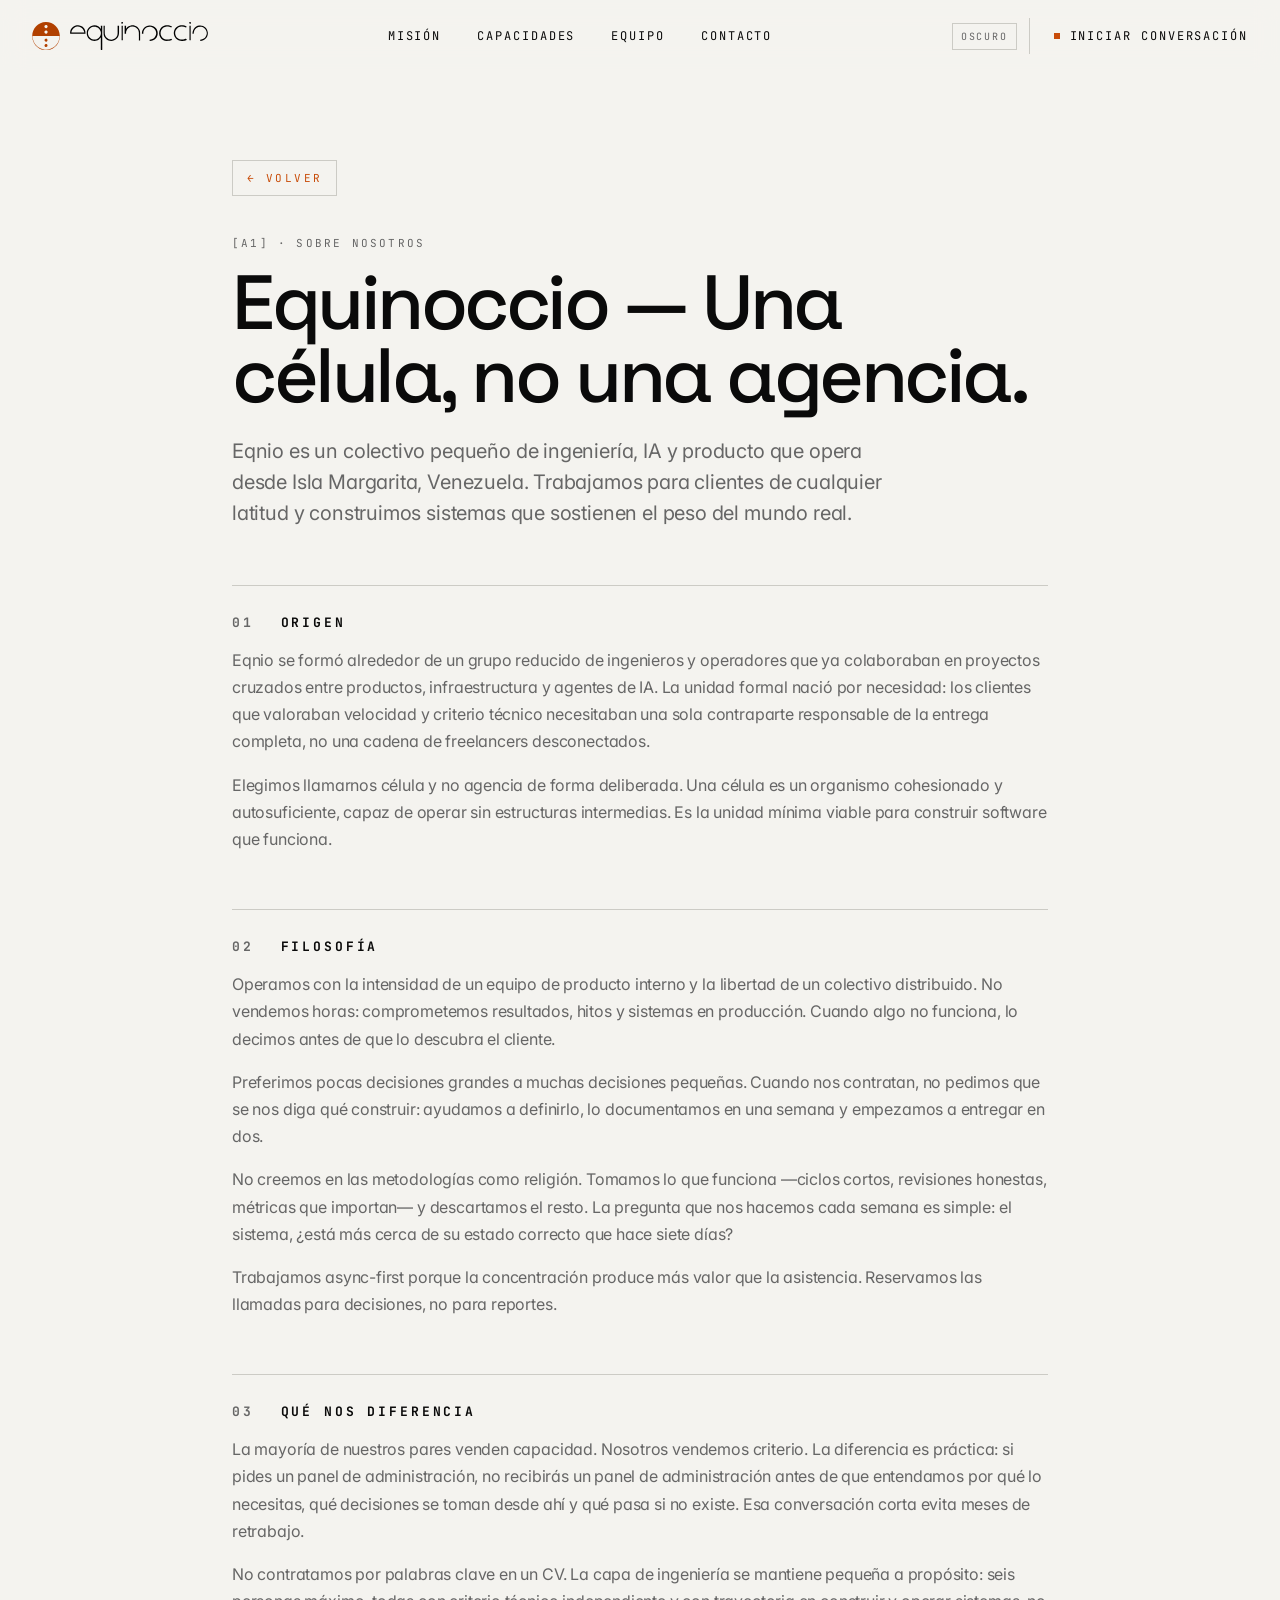
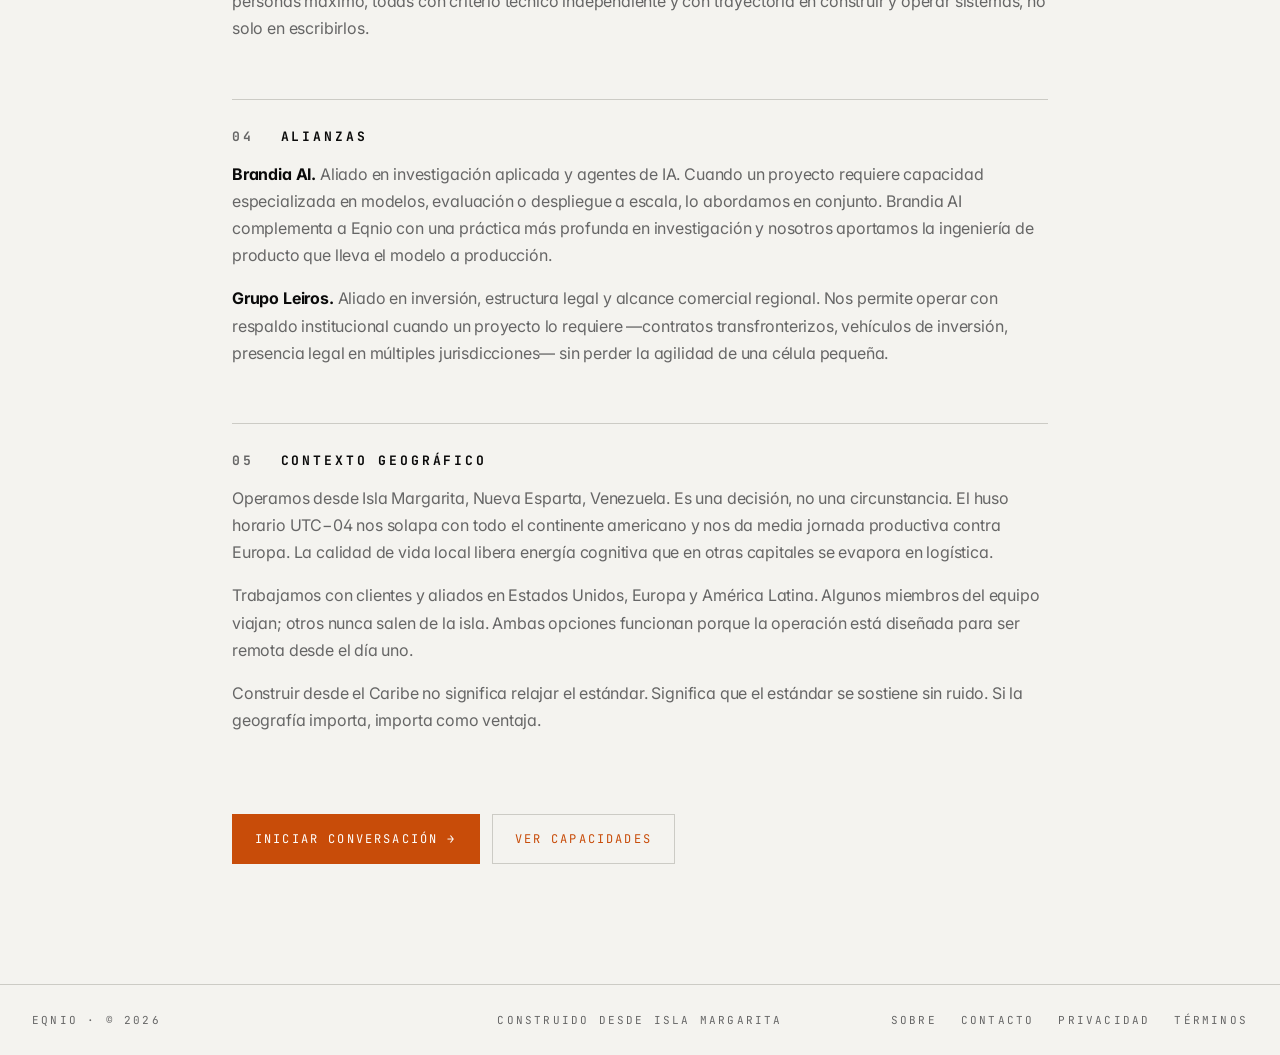
<file: about.html>
<!doctype html>
<html lang="es-VE">
<head>
<meta charset="utf-8" />
<meta name="viewport" content="width=device-width, initial-scale=1" />
<title>Sobre Equinoccio — Célula quirúrgica desde Isla Margarita, Venezuela</title>
<meta name="description" content="Cómo nació Equinoccio, por qué operamos desde Isla Margarita, Venezuela, y qué nos hace distintos. Una célula, no una agencia." />
<meta name="author" content="Equinoccio" />
<meta name="robots" content="index, follow" />
<link rel="canonical" href="https://eqnio.com/about.html" />
<link rel="alternate" hreflang="es" href="https://eqnio.com/about.html" />
<link rel="alternate" hreflang="x-default" href="https://eqnio.com/about.html" />
<meta name="geo.region" content="VE-P" />
<meta name="geo.placename" content="Isla Margarita, Nueva Esparta, Venezuela" />
<meta name="geo.position" content="11.0000;-63.8500" />
<meta name="ICBM" content="11.0000, -63.8500" />
<meta property="og:type" content="website" />
<meta property="og:url" content="https://eqnio.com/about.html" />
<meta property="og:site_name" content="Equinoccio" />
<meta property="og:locale" content="es_VE" />
<meta property="og:title" content="Sobre Equinoccio — Célula quirúrgica desde Isla Margarita" />
<meta property="og:description" content="Cómo nació Equinoccio y por qué operamos desde Venezuela con alcance global." />
<meta property="og:image" content="https://eqnio.com/og.jpg" />
<meta property="og:image:width" content="1200" />
<meta property="og:image:height" content="630" />
<meta name="twitter:card" content="summary_large_image" />
<meta name="twitter:title" content="Sobre Equinoccio" />
<meta name="twitter:description" content="Cómo nació Equinoccio y por qué operamos desde Venezuela con alcance global." />
<meta name="twitter:image" content="https://eqnio.com/og.jpg" />
<link rel="icon" href="favicon.ico" sizes="32x32" />
<link rel="icon" type="image/svg+xml" href="favicon.svg" />
<link rel="apple-touch-icon" href="favicon-192.png" />
<meta name="theme-color" content="#0a0a0a" />
<link rel="preconnect" href="https://fonts.googleapis.com" />
<link rel="preconnect" href="https://fonts.gstatic.com" crossorigin />
<link href="https://fonts.googleapis.com/css2?family=Space+Grotesk:wght@400;500;600&family=JetBrains+Mono:wght@400;500&family=Inter:wght@400;500;600&display=swap" rel="stylesheet" media="print" onload="this.media='all'" />
<noscript><link href="https://fonts.googleapis.com/css2?family=Space+Grotesk:wght@400;500;600&family=JetBrains+Mono:wght@400;500&family=Inter:wght@400;500;600&display=swap" rel="stylesheet" /></noscript>
<link rel="stylesheet" href="styles.css?v=4" />
<script type="application/ld+json">
{
  "@context": "https://schema.org",
  "@type": "AboutPage",
  "name": "Sobre Equinoccio — Célula quirúrgica desde Isla Margarita, Venezuela",
  "url": "https://eqnio.com/about.html",
  "description": "Cómo nació Equinoccio, por qué operamos desde Isla Margarita, Venezuela, y qué nos hace distintos. Una célula, no una agencia.",
  "inLanguage": ["es", "en"],
  "breadcrumb": {
    "@type": "BreadcrumbList",
    "itemListElement": [
      { "@type": "ListItem", "position": 1, "name": "Inicio", "item": "https://eqnio.com/" },
      { "@type": "ListItem", "position": 2, "name": "Sobre", "item": "https://eqnio.com/about.html" }
    ]
  },
  "publisher": {
    "@type": "Organization",
    "name": "Equinoccio",
    "alternateName": "EQNIO",
    "url": "https://eqnio.com",
    "foundingDate": "2024",
    "address": {
      "@type": "PostalAddress",
      "addressLocality": "Isla Margarita",
      "addressRegion": "Nueva Esparta",
      "addressCountry": "VE"
    }
  }
}
</script>
</head>
<body>

<header class="nav scrolled">
  <div class="nav-inner">
    <a href="index.html" style="text-decoration:none;display:inline-flex;align-items:center;gap:10px;">
      <img width="628" height="617" src="assets/logo.svg" alt="" class="nav-symbol" />
      <img width="551" height="112" src="assets/logo-equinoccio-solo-negro-8.svg" alt="Equinoccio" class="nav-logo" />
    </a>
    <nav class="nav-links" aria-label="Primary">
      <a href="index.html#manifiesto" class="link-hover">Misión</a>
      <a href="index.html#capacidades" class="link-hover">Capacidades</a>
      <a href="index.html#equipo" class="link-hover">Equipo</a>
      <a href="contact.html" class="link-hover">Contacto</a>
    </nav>
    <div class="nav-right" style="display:flex;align-items:center;gap:12px;">
      <button data-theme-toggle aria-label="Cambiar tema" style="background:transparent;border:1px solid var(--border);color:var(--muted);padding:6px 8px;font-family:'JetBrains Mono',monospace;font-size:10px;letter-spacing:.18em;cursor:pointer;transition:color .2s,border-color .2s;">CLARO</button>
      <a href="contact.html" class="nav-cta"><span class="dot"></span><span>Iniciar conversación</span></a>
      <button class="nav-hamburger" aria-label="Abrir menú" aria-expanded="false" aria-controls="mobile-menu">
        <span></span><span></span><span></span>
      </button>
    </div>
  </div>
</header>

<!-- Menú móvil: sin esto, en el teléfono .nav-links queda display:none y la
     página se queda SIN NINGUNA navegación. Solo el home lo tenía. -->
<div class="mobile-menu" id="mobile-menu" role="dialog" aria-label="Menú de navegación" aria-hidden="true">
  <nav class="mobile-menu-links" aria-label="Menú móvil">
    <a href="index.html#manifiesto">Misión</a>
    <a href="index.html#capacidades">Capacidades</a>
    <a href="index.html#equipo">Equipo</a>
    <a href="contact.html">Contacto</a>
  </nav>
  <div class="mobile-menu-actions">
    <button data-theme-toggle style="background:transparent;border:1px solid var(--border);color:var(--muted);padding:12px 16px;font-family:'JetBrains Mono',monospace;font-size:12px;letter-spacing:.18em;cursor:pointer;min-height:44px;">CLARO</button>
  </div>
  <a href="contact.html" class="btn-primary mobile-menu-cta">Iniciar conversación <span aria-hidden="true">→</span></a>
</div>

<main class="legal-wrap">
  <a href="index.html" class="back-link">← Volver</a>
  <div class="legal-meta" style="margin-top:40px;">[A1] · SOBRE NOSOTROS</div>
  <h1>Equinoccio — Una célula, no una agencia.</h1>
  <p style="font-size:20px;color:var(--muted);max-width:680px;line-height:1.55;margin-top:24px;">
    Eqnio es un colectivo pequeño de ingeniería, IA y producto que opera desde Isla Margarita, Venezuela. Trabajamos para clientes de cualquier latitud y construimos sistemas que sostienen el peso del mundo real.
  </p>

  <h2><span class="n">01</span> Origen</h2>
  <p>
    Eqnio se formó alrededor de un grupo reducido de ingenieros y operadores que ya colaboraban
    en proyectos cruzados entre productos, infraestructura y agentes de IA. La unidad
    formal nació por necesidad: los clientes que valoraban velocidad y criterio técnico
    necesitaban una sola contraparte responsable de la entrega completa, no una cadena
    de freelancers desconectados.
  </p>
  <p>
    Elegimos llamarnos célula y no agencia de forma deliberada. Una célula es un
    organismo cohesionado y autosuficiente, capaz de operar sin estructuras intermedias.
    Es la unidad mínima viable para construir software que funciona.
  </p>

  <h2><span class="n">02</span> Filosofía</h2>
  <p>
    Operamos con la intensidad de un equipo de producto interno y la libertad de un
    colectivo distribuido. No vendemos horas: comprometemos resultados, hitos y sistemas
    en producción. Cuando algo no funciona, lo decimos antes de que lo descubra el cliente.
  </p>
  <p>
    Preferimos pocas decisiones grandes a muchas decisiones pequeñas. Cuando nos
    contratan, no pedimos que se nos diga qué construir: ayudamos a definirlo, lo
    documentamos en una semana y empezamos a entregar en dos.
  </p>
  <p>
    No creemos en las metodologías como religión. Tomamos lo que funciona —ciclos cortos,
    revisiones honestas, métricas que importan— y descartamos el resto. La pregunta que
    nos hacemos cada semana es simple: el sistema, ¿está más cerca de su estado correcto que hace siete días?
  </p>
  <p>
    Trabajamos async-first porque la concentración produce más valor que la asistencia.
    Reservamos las llamadas para decisiones, no para reportes.
  </p>

  <h2><span class="n">03</span> Qué nos diferencia</h2>
  <p>
    La mayoría de nuestros pares venden capacidad. Nosotros vendemos criterio. La diferencia
    es práctica: si pides un panel de administración, no recibirás un panel de
    administración antes de que entendamos por qué lo necesitas, qué decisiones se toman
    desde ahí y qué pasa si no existe. Esa conversación corta evita meses de retrabajo.
  </p>
  <p>
    No contratamos por palabras clave en un CV. La capa de ingeniería se mantiene pequeña a propósito:
    seis personas máximo, todas con criterio técnico independiente y con trayectoria en
    construir y operar sistemas, no solo en escribirlos.
  </p>

  <h2><span class="n">04</span> Alianzas</h2>
  <p>
    <strong style="color:var(--text);">Brandia AI.</strong> Aliado en investigación aplicada y agentes de IA. Cuando un proyecto
    requiere capacidad especializada en modelos, evaluación o despliegue a escala, lo
    abordamos en conjunto. Brandia AI complementa a Eqnio con una práctica más profunda
    en investigación y nosotros aportamos la ingeniería de producto que lleva el modelo a producción.
  </p>
  <p>
    <strong style="color:var(--text);">Grupo Leiros.</strong> Aliado en inversión, estructura legal y alcance comercial regional.
    Nos permite operar con respaldo institucional cuando un proyecto lo requiere
    —contratos transfronterizos, vehículos de inversión, presencia legal en
    múltiples jurisdicciones— sin perder la agilidad de una célula pequeña.
  </p>

  <h2><span class="n">05</span> Contexto geográfico</h2>
  <p>
    Operamos desde Isla Margarita, Nueva Esparta, Venezuela. Es una decisión, no una circunstancia.
    El huso horario UTC−04 nos solapa con todo el continente americano y nos da media jornada
    productiva contra Europa. La calidad de vida local libera energía cognitiva que en otras
    capitales se evapora en logística.
  </p>
  <p>
    Trabajamos con clientes y aliados en Estados Unidos, Europa y América Latina.
    Algunos miembros del equipo viajan; otros nunca salen de la isla. Ambas opciones funcionan
    porque la operación está diseñada para ser remota desde el día uno.
  </p>
  <p>
    Construir desde el Caribe no significa relajar el estándar. Significa que el estándar
    se sostiene sin ruido. Si la geografía importa, importa como ventaja.
  </p>

  <div style="margin-top:80px;display:flex;gap:12px;flex-wrap:wrap;">
    <a href="contact.html" class="btn-primary">Iniciar conversación →</a>
    <a href="index.html#capacidades" class="btn-ghost">Ver capacidades</a>
  </div>
</main>

<footer>
  <div class="footer-row">
    <div>EQNIO · © 2026</div>
    <div class="c">Construido desde Isla Margarita</div>
    <div class="r">
      <a href="about.html">Sobre</a>
      <a href="contact.html">Contacto</a>
      <a href="privacy.html">Privacidad</a>
      <a href="terms.html">Términos</a>
    </div>
  </div>
</footer>

<script src="site.js?v=4" defer></script>
</body>
</html>
</file>
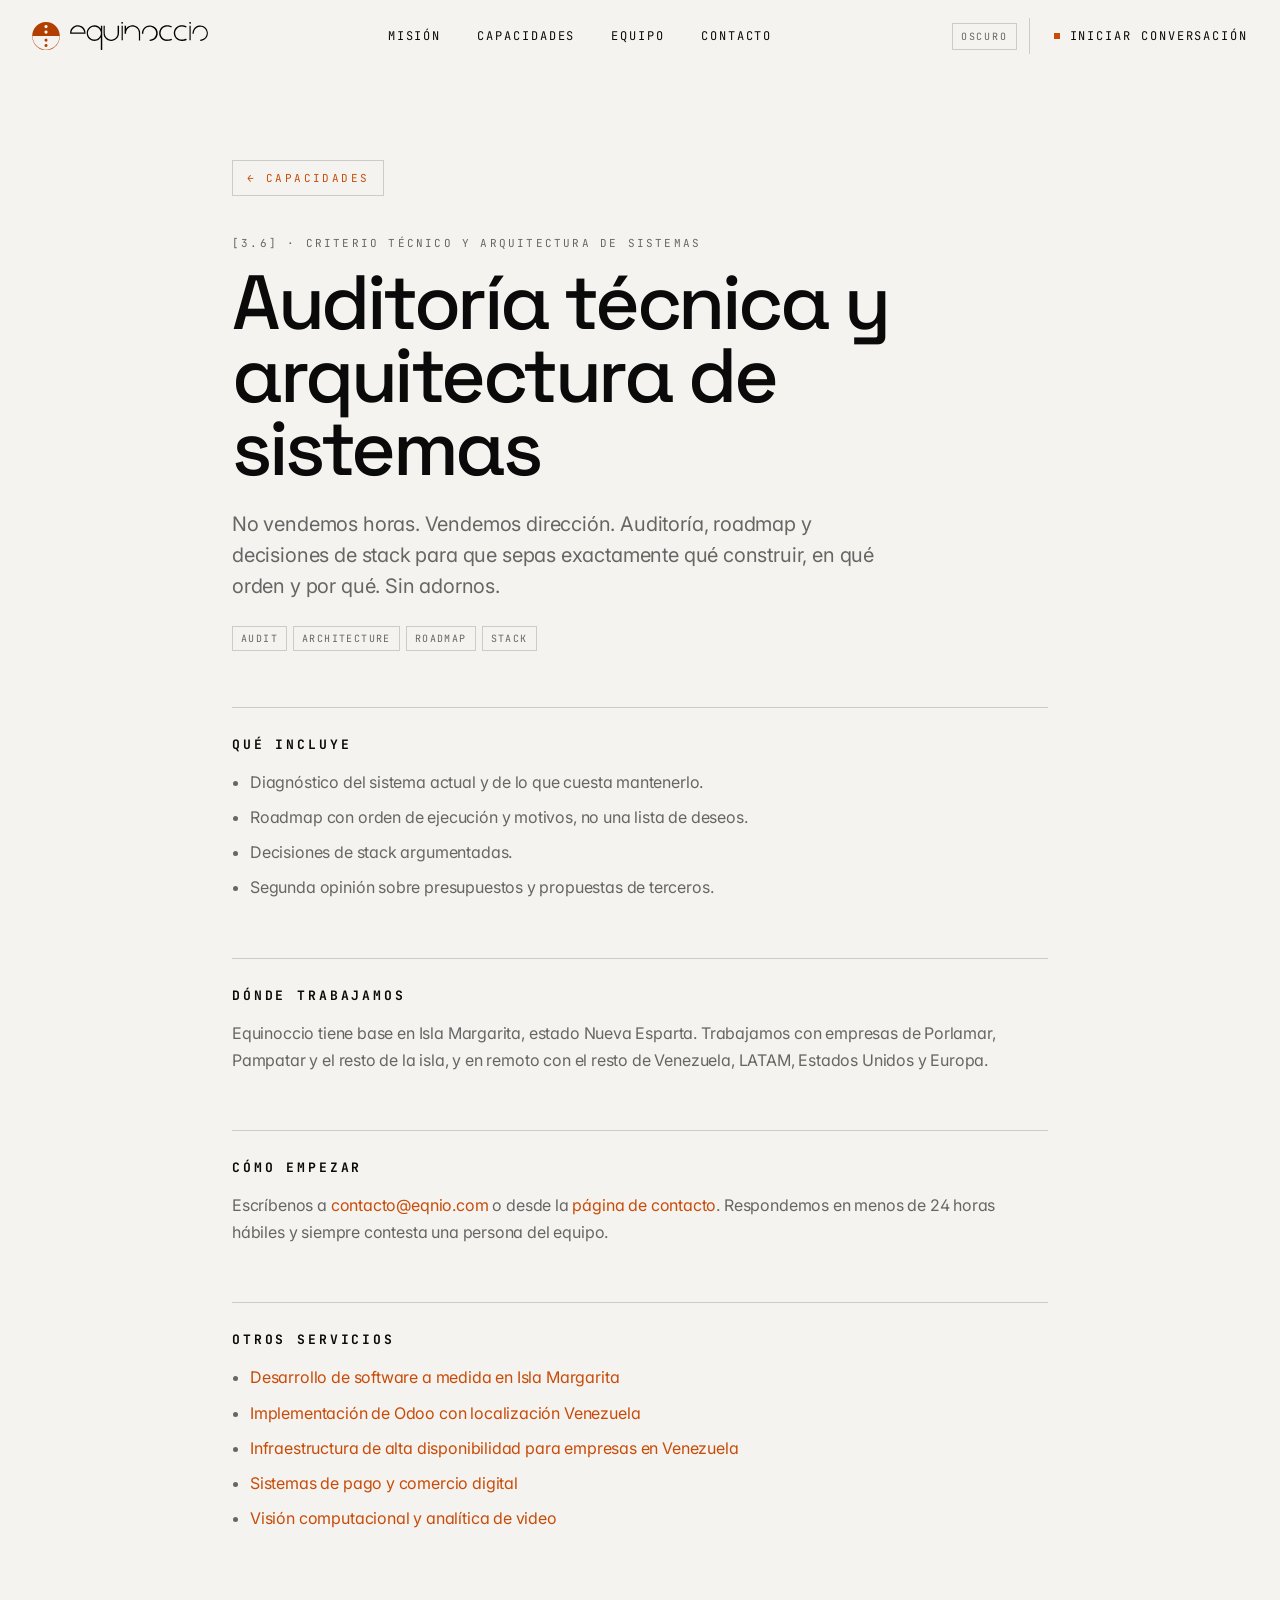
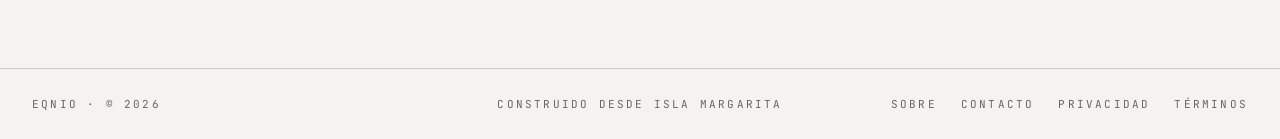
<file: auditoria-tecnica.html>
<!doctype html>
<html lang="es-VE">
<head>
<meta charset="utf-8" />
<meta name="viewport" content="width=device-width, initial-scale=1" />
<title>Auditoría Técnica y Consultoría de Arquitectura — Equinoccio</title>
<meta name="description" content="Auditoría técnica, roadmap y decisiones de stack para empresas de Isla Margarita y Venezuela. Criterio técnico, no horas facturadas." />
<meta name="author" content="Equinoccio" />
<meta name="robots" content="index, follow, max-snippet:-1, max-image-preview:large" />
<link rel="canonical" href="https://eqnio.com/auditoria-tecnica.html" />
<link rel="alternate" hreflang="es" href="https://eqnio.com/auditoria-tecnica.html" />
<link rel="alternate" hreflang="x-default" href="https://eqnio.com/auditoria-tecnica.html" />
<meta name="geo.region" content="VE-P" />
<meta name="geo.placename" content="Isla Margarita, Nueva Esparta, Venezuela" />
<meta name="geo.position" content="11.0000;-63.8500" />
<meta name="ICBM" content="11.0000, -63.8500" />
<meta property="og:type" content="website" />
<meta property="og:url" content="https://eqnio.com/auditoria-tecnica.html" />
<meta property="og:site_name" content="Equinoccio" />
<meta property="og:locale" content="es_VE" />
<meta property="og:title" content="Auditoría Técnica y Consultoría de Arquitectura — Equinoccio" />
<meta property="og:description" content="Auditoría técnica, roadmap y decisiones de stack para empresas de Isla Margarita y Venezuela. Criterio técnico, no horas facturadas." />
<meta property="og:image" content="https://eqnio.com/og.jpg" />
<meta property="og:image:width" content="1200" />
<meta property="og:image:height" content="630" />
<meta name="twitter:card" content="summary_large_image" />
<meta name="twitter:title" content="Auditoría Técnica y Consultoría de Arquitectura — Equinoccio" />
<meta name="twitter:description" content="Auditoría técnica, roadmap y decisiones de stack para empresas de Isla Margarita y Venezuela. Criterio técnico, no horas facturadas." />
<meta name="twitter:image" content="https://eqnio.com/og.jpg" />
<link rel="icon" href="favicon.ico" sizes="32x32" />
<link rel="icon" type="image/svg+xml" href="favicon.svg" />
<link rel="apple-touch-icon" href="favicon-192.png" />
<meta name="theme-color" content="#0a0a0a" />
<link rel="preconnect" href="https://fonts.googleapis.com" />
<link rel="preconnect" href="https://fonts.gstatic.com" crossorigin />
<link href="https://fonts.googleapis.com/css2?family=Space+Grotesk:wght@400;500;600&family=JetBrains+Mono:wght@400;500&family=Inter:wght@400;500;600&display=swap" rel="stylesheet" media="print" onload="this.media='all'" />
<noscript><link href="https://fonts.googleapis.com/css2?family=Space+Grotesk:wght@400;500;600&family=JetBrains+Mono:wght@400;500&family=Inter:wght@400;500;600&display=swap" rel="stylesheet" /></noscript>
<link rel="stylesheet" href="styles.css?v=4" />
<script type="application/ld+json">
{
  "@context": "https://schema.org",
  "@type": "Service",
  "name": "Criterio Técnico y Arquitectura de Sistemas",
  "alternateName": "Auditoría técnica y arquitectura de sistemas",
  "description": "No vendemos horas. Vendemos dirección. Auditoría, roadmap y decisiones de stack para que sepas exactamente qué construir, en qué orden y por qué. Sin adornos.",
  "url": "https://eqnio.com/auditoria-tecnica.html",
  "serviceType": "Criterio Técnico y Arquitectura de Sistemas",
  "provider": {
    "@type": "Organization",
    "name": "Equinoccio",
    "url": "https://eqnio.com",
    "address": {
      "@type": "PostalAddress",
      "addressLocality": "Isla Margarita",
      "addressRegion": "Nueva Esparta",
      "addressCountry": "VE"
    }
  },
  "areaServed": [
    {
      "@type": "City",
      "name": "Porlamar"
    },
    {
      "@type": "City",
      "name": "Pampatar"
    },
    {
      "@type": "Place",
      "name": "Isla Margarita"
    },
    {
      "@type": "State",
      "name": "Nueva Esparta"
    },
    {
      "@type": "Country",
      "name": "Venezuela"
    }
  ],
  "availableLanguage": [
    "es",
    "en"
  ]
}
</script>
<script type="application/ld+json">
{
  "@context": "https://schema.org",
  "@type": "BreadcrumbList",
  "itemListElement": [
    {
      "@type": "ListItem",
      "position": 1,
      "name": "Inicio",
      "item": "https://eqnio.com/"
    },
    {
      "@type": "ListItem",
      "position": 2,
      "name": "Capacidades",
      "item": "https://eqnio.com/#capacidades"
    },
    {
      "@type": "ListItem",
      "position": 3,
      "name": "Auditoría técnica y arquitectura de sistemas",
      "item": "https://eqnio.com/auditoria-tecnica.html"
    }
  ]
}
</script>
</head>
<body>

<header class="nav scrolled">
  <div class="nav-inner">
    <a href="index.html" style="text-decoration:none;display:inline-flex;align-items:center;gap:10px;">
      <img width="628" height="617" src="assets/logo.svg" alt="" class="nav-symbol" />
      <img width="551" height="112" src="assets/logo-equinoccio-solo-negro-8.svg" alt="Equinoccio" class="nav-logo" />
    </a>
    <nav class="nav-links" aria-label="Primary">
      <a href="index.html#manifiesto" class="link-hover">Misión</a>
      <a href="index.html#capacidades" class="link-hover">Capacidades</a>
      <a href="index.html#equipo" class="link-hover">Equipo</a>
      <a href="contact.html" class="link-hover">Contacto</a>
    </nav>
    <div class="nav-right" style="display:flex;align-items:center;gap:12px;">
      <button data-theme-toggle aria-label="Cambiar tema" style="background:transparent;border:1px solid var(--border);color:var(--muted);padding:6px 8px;font-family:'JetBrains Mono',monospace;font-size:10px;letter-spacing:.18em;cursor:pointer;transition:color .2s,border-color .2s;">CLARO</button>
      <a href="contact.html" class="nav-cta"><span class="dot"></span><span>Iniciar conversación</span></a>
      <button class="nav-hamburger" aria-label="Abrir menú" aria-expanded="false" aria-controls="mobile-menu">
        <span></span><span></span><span></span>
      </button>
    </div>
  </div>
</header>

<!-- Menú móvil: sin esto, en el teléfono .nav-links queda display:none y la
     página se queda SIN NINGUNA navegación. Solo el home lo tenía. -->
<div class="mobile-menu" id="mobile-menu" role="dialog" aria-label="Menú de navegación" aria-hidden="true">
  <nav class="mobile-menu-links" aria-label="Menú móvil">
    <a href="index.html#manifiesto">Misión</a>
    <a href="index.html#capacidades">Capacidades</a>
    <a href="index.html#equipo">Equipo</a>
    <a href="contact.html">Contacto</a>
  </nav>
  <div class="mobile-menu-actions">
    <button data-theme-toggle style="background:transparent;border:1px solid var(--border);color:var(--muted);padding:12px 16px;font-family:'JetBrains Mono',monospace;font-size:12px;letter-spacing:.18em;cursor:pointer;min-height:44px;">CLARO</button>
  </div>
  <a href="contact.html" class="btn-primary mobile-menu-cta">Iniciar conversación <span aria-hidden="true">→</span></a>
</div>

<main class="legal-wrap">
  <a href="index.html#capacidades" class="back-link">← Capacidades</a>
  <div class="legal-meta" style="margin-top:40px;">[3.6] · CRITERIO TÉCNICO Y ARQUITECTURA DE SISTEMAS</div>
  <h1>Auditoría técnica y arquitectura de sistemas</h1>

  <p style="font-size:20px;color:var(--muted);max-width:680px;line-height:1.55;margin-top:24px;">
    No vendemos horas. Vendemos dirección. Auditoría, roadmap y decisiones de stack para que sepas exactamente qué construir, en qué orden y por qué. Sin adornos.
  </p>

  <div class="cap-tags" style="margin-top:24px;"><span class="tag">Audit</span><span class="tag">Architecture</span><span class="tag">Roadmap</span><span class="tag">Stack</span></div>

  <h2>Qué incluye</h2>
  <ul>
      <li>Diagnóstico del sistema actual y de lo que cuesta mantenerlo.</li>
      <li>Roadmap con orden de ejecución y motivos, no una lista de deseos.</li>
      <li>Decisiones de stack argumentadas.</li>
      <li>Segunda opinión sobre presupuestos y propuestas de terceros.</li>
  </ul>

  <h2>Dónde trabajamos</h2>
  <p>
    Equinoccio tiene base en Isla Margarita, estado Nueva Esparta. Trabajamos con
    empresas de Porlamar, Pampatar y el resto de la isla, y en remoto con el
    resto de Venezuela, LATAM, Estados Unidos y Europa.
  </p>

  <h2>Cómo empezar</h2>
  <p>
    Escríbenos a <a href="mailto:contacto@eqnio.com">contacto@eqnio.com</a> o
    desde la <a href="contact.html">página de contacto</a>. Respondemos en menos
    de 24 horas hábiles y siempre contesta una persona del equipo.
  </p>

  <h2>Otros servicios</h2>
  <ul>
      <li><a href="desarrollo-de-software.html">Desarrollo de software a medida en Isla Margarita</a></li>
      <li><a href="odoo-venezuela.html">Implementación de Odoo con localización Venezuela</a></li>
      <li><a href="infraestructura-alta-disponibilidad.html">Infraestructura de alta disponibilidad para empresas en Venezuela</a></li>
      <li><a href="pagos-y-comercio-digital.html">Sistemas de pago y comercio digital</a></li>
      <li><a href="vision-computacional.html">Visión computacional y analítica de video</a></li>
  </ul>
</main>

<footer>
  <div class="footer-row">
    <div>EQNIO · © 2026</div>
    <div class="c">Construido desde Isla Margarita</div>
    <div class="r">
      <a href="about.html">Sobre</a>
      <a href="contact.html">Contacto</a>
      <a href="privacy.html">Privacidad</a>
      <a href="terms.html">Términos</a>
    </div>
  </div>
</footer>

<script src="site.js?v=4" defer></script>
</body>
</html>
</file>
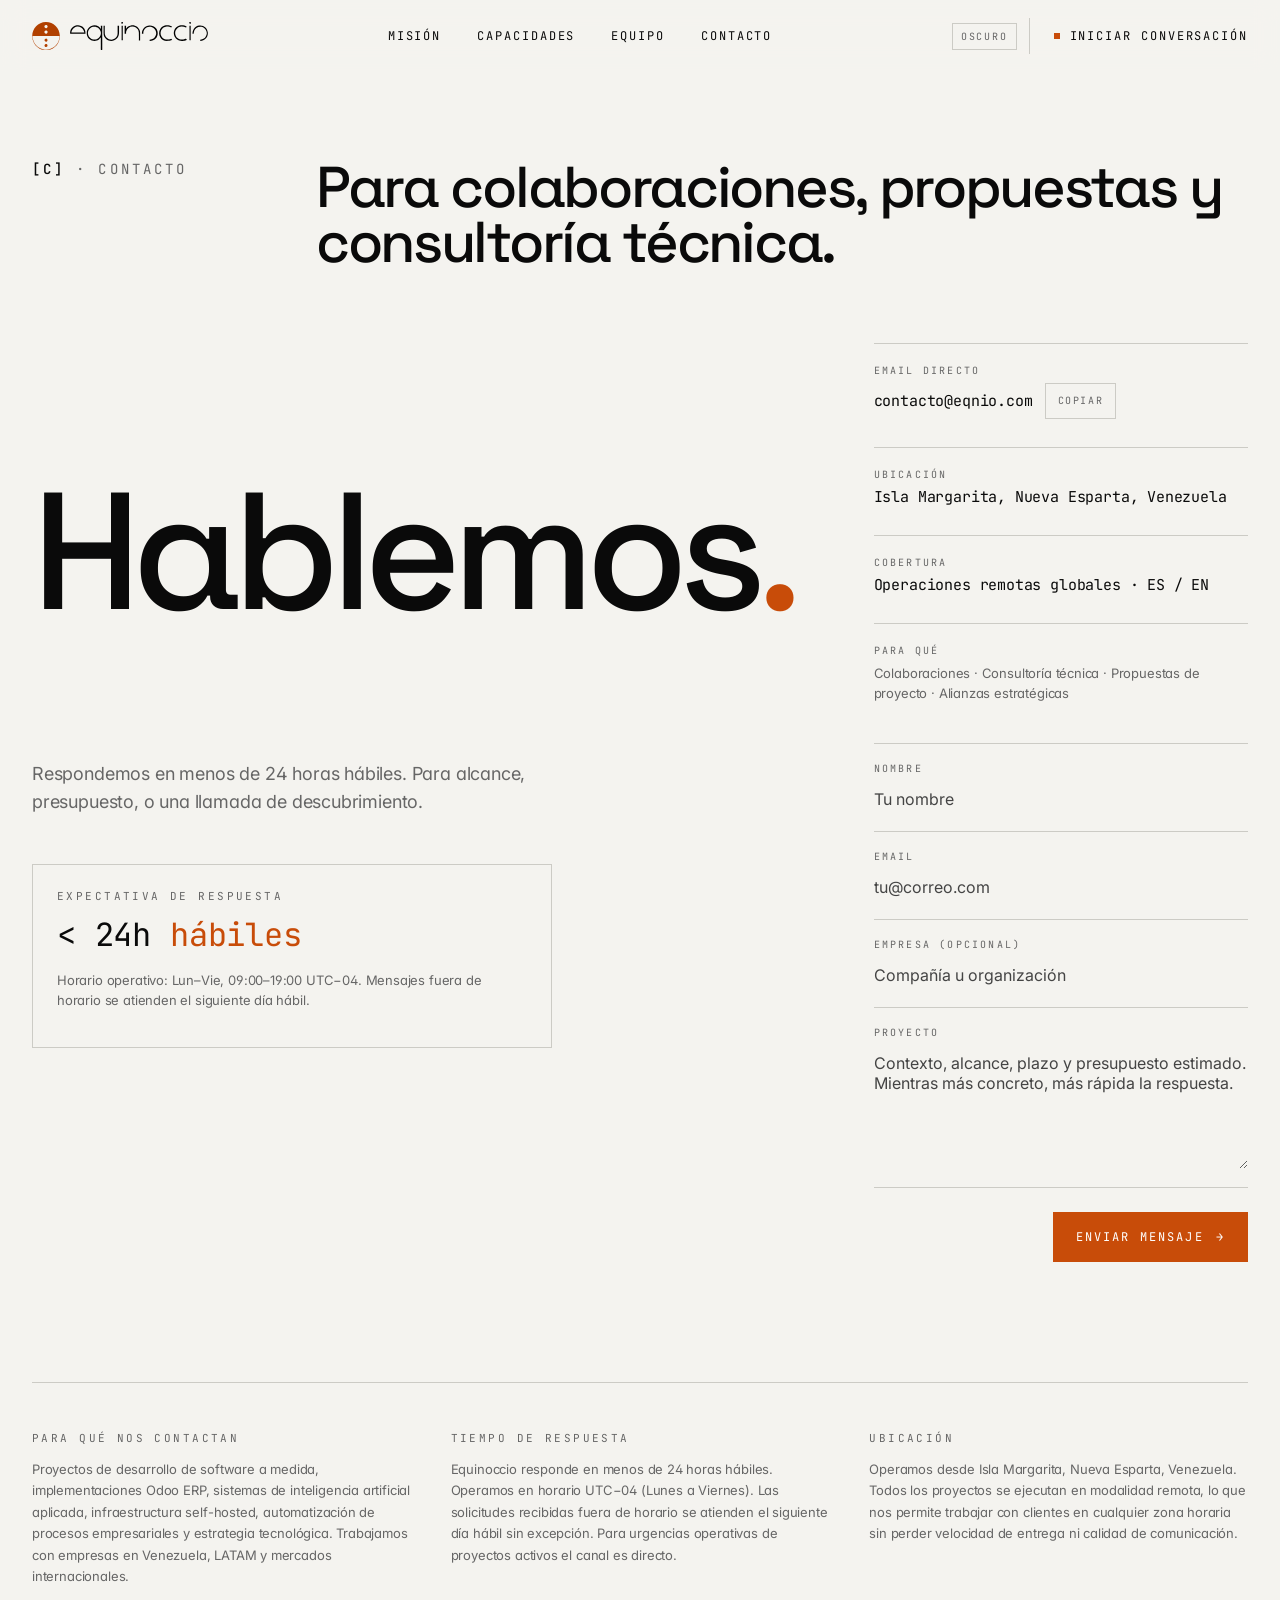
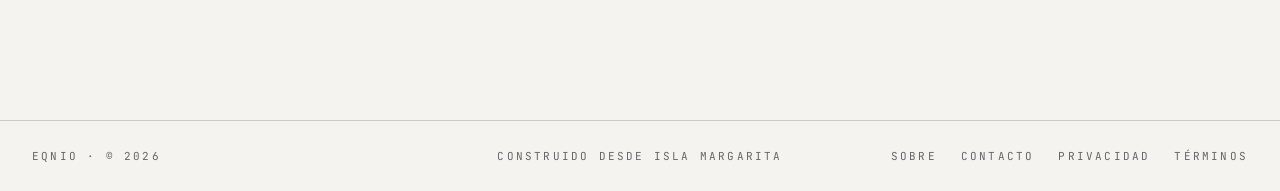
<file: contact.html>
<!doctype html>
<html lang="es-VE">
<head>
<meta charset="utf-8" />
<meta name="viewport" content="width=device-width, initial-scale=1" />
<title>Contacto — Equinoccio | Isla Margarita, Venezuela</title>
<meta name="description" content="Hablemos. Equinoccio responde en menos de 24 horas hábiles. Para proyectos, consultoría técnica o alianzas estratégicas. contacto@eqnio.com" />
<meta name="author" content="Equinoccio" />
<meta name="robots" content="index, follow" />
<link rel="canonical" href="https://eqnio.com/contact.html" />
<link rel="alternate" hreflang="es" href="https://eqnio.com/contact.html" />
<link rel="alternate" hreflang="x-default" href="https://eqnio.com/contact.html" />
<meta name="geo.region" content="VE-P" />
<meta name="geo.placename" content="Isla Margarita, Nueva Esparta, Venezuela" />
<meta name="geo.position" content="11.0000;-63.8500" />
<meta name="ICBM" content="11.0000, -63.8500" />
<meta property="og:type" content="website" />
<meta property="og:url" content="https://eqnio.com/contact.html" />
<meta property="og:site_name" content="Equinoccio" />
<meta property="og:locale" content="es_VE" />
<meta property="og:title" content="Contacto — Equinoccio" />
<meta property="og:description" content="Hablemos. Respondemos en menos de 24 horas hábiles. contacto@eqnio.com" />
<meta property="og:image" content="https://eqnio.com/og.jpg" />
<meta property="og:image:width" content="1200" />
<meta property="og:image:height" content="630" />
<meta name="twitter:card" content="summary_large_image" />
<meta name="twitter:title" content="Contacto — Equinoccio" />
<meta name="twitter:description" content="Hablemos. Respondemos en menos de 24 horas hábiles." />
<meta name="twitter:image" content="https://eqnio.com/og.jpg" />
<link rel="icon" href="favicon.ico" sizes="32x32" />
<link rel="icon" type="image/svg+xml" href="favicon.svg" />
<link rel="apple-touch-icon" href="favicon-192.png" />
<meta name="theme-color" content="#0a0a0a" />
<link rel="preconnect" href="https://fonts.googleapis.com" />
<link rel="preconnect" href="https://fonts.gstatic.com" crossorigin />
<link href="https://fonts.googleapis.com/css2?family=Space+Grotesk:wght@400;500;600&family=JetBrains+Mono:wght@400;500&family=Inter:wght@400;500;600&display=swap" rel="stylesheet" media="print" onload="this.media='all'" />
<noscript><link href="https://fonts.googleapis.com/css2?family=Space+Grotesk:wght@400;500;600&family=JetBrains+Mono:wght@400;500&family=Inter:wght@400;500;600&display=swap" rel="stylesheet" /></noscript>
<link rel="stylesheet" href="styles.css?v=4" />
<script type="application/ld+json">
{
  "@context": "https://schema.org",
  "@type": "ContactPage",
  "name": "Contacto — Equinoccio",
  "url": "https://eqnio.com/contact.html",
  "description": "Hablemos. Equinoccio responde en menos de 24 horas hábiles. Para proyectos, consultoría técnica o alianzas estratégicas desde Isla Margarita, Venezuela.",
  "inLanguage": ["es", "en"],
  "breadcrumb": {
    "@type": "BreadcrumbList",
    "itemListElement": [
      { "@type": "ListItem", "position": 1, "name": "Inicio", "item": "https://eqnio.com/" },
      { "@type": "ListItem", "position": 2, "name": "Contacto", "item": "https://eqnio.com/contact.html" }
    ]
  },
  "publisher": {
    "@type": "Organization",
    "name": "Equinoccio",
    "alternateName": "EQNIO",
    "url": "https://eqnio.com",
    "email": "contacto@eqnio.com",
    "address": {
      "@type": "PostalAddress",
      "addressLocality": "Isla Margarita",
      "addressRegion": "Nueva Esparta",
      "addressCountry": "VE"
    }
  }
}
</script>
</head>
<body>

<header class="nav scrolled">
  <div class="nav-inner">
    <a href="index.html" style="text-decoration:none;display:inline-flex;align-items:center;gap:10px;">
      <img width="628" height="617" src="assets/logo.svg" alt="" class="nav-symbol" />
      <img width="551" height="112" src="assets/logo-equinoccio-solo-negro-8.svg" alt="Equinoccio" class="nav-logo" />
    </a>
    <nav class="nav-links" aria-label="Primary">
      <a href="index.html#manifiesto" class="link-hover">Misión</a>
      <a href="index.html#capacidades" class="link-hover">Capacidades</a>
      <a href="index.html#equipo" class="link-hover">Equipo</a>
      <a href="contact.html" class="link-hover">Contacto</a>
    </nav>
    <div class="nav-right" style="display:flex;align-items:center;gap:12px;">
      <button data-theme-toggle aria-label="Cambiar tema" style="background:transparent;border:1px solid var(--border);color:var(--muted);padding:6px 8px;font-family:'JetBrains Mono',monospace;font-size:10px;letter-spacing:.18em;cursor:pointer;transition:color .2s,border-color .2s;">CLARO</button>
      <a href="contact.html" class="nav-cta"><span class="dot"></span><span>Iniciar conversación</span></a>
      <button class="nav-hamburger" aria-label="Abrir menú" aria-expanded="false" aria-controls="mobile-menu">
        <span></span><span></span><span></span>
      </button>
    </div>
  </div>
</header>

<!-- Menú móvil: sin esto, en el teléfono .nav-links queda display:none y la
     página se queda SIN NINGUNA navegación. Solo el home lo tenía. -->
<div class="mobile-menu" id="mobile-menu" role="dialog" aria-label="Menú de navegación" aria-hidden="true">
  <nav class="mobile-menu-links" aria-label="Menú móvil">
    <a href="index.html#manifiesto">Misión</a>
    <a href="index.html#capacidades">Capacidades</a>
    <a href="index.html#equipo">Equipo</a>
    <a href="contact.html">Contacto</a>
  </nav>
  <div class="mobile-menu-actions">
    <button data-theme-toggle style="background:transparent;border:1px solid var(--border);color:var(--muted);padding:12px 16px;font-family:'JetBrains Mono',monospace;font-size:12px;letter-spacing:.18em;cursor:pointer;min-height:44px;">CLARO</button>
  </div>
  <a href="contact.html" class="btn-primary mobile-menu-cta">Iniciar conversación <span aria-hidden="true">→</span></a>
</div>

<main>
<section class="section" style="border-top:0;padding-top:160px;">
  <div class="wrap">
    <div class="section-head">
      <div class="section-num"><strong>[C]</strong> · CONTACTO</div>
      <div class="section-title">Para colaboraciones, propuestas y consultoría técnica.</div>
    </div>

    <div class="contact-grid">
      <div>
        <h1 class="contact-h">Hablemos<span class="dot">.</span></h1>
        <p style="color:var(--muted);max-width:520px;margin-top:32px;font-size:18px;line-height:1.55;">
          Respondemos en menos de 24 horas hábiles. Para alcance, presupuesto, o una llamada de descubrimiento.
        </p>

        <div style="margin-top:48px;border:1px solid var(--border);padding:24px;max-width:520px;">
          <div class="label-mono">EXPECTATIVA DE RESPUESTA</div>
          <div class="font-mono" style="font-size:32px;margin-top:10px;">&lt; 24h <span style="color:var(--accent);">hábiles</span></div>
          <p style="color:var(--muted);font-size:13px;line-height:1.55;margin-top:14px;">
            Horario operativo: Lun–Vie, 09:00–19:00 UTC−04. Mensajes fuera de horario se atienden el siguiente día hábil.
          </p>
        </div>
      </div>

      <div>
        <div class="contact-meta">
          <div class="contact-row">
            <span class="k">Email directo</span>
            <span class="v">contacto@eqnio.com <button class="copy-btn" data-copy="contacto@eqnio.com">COPIAR</button></span>
          </div>
          <div class="contact-row">
            <span class="k">Ubicación</span>
            <span class="v">Isla Margarita, Nueva Esparta, Venezuela</span>
          </div>
          <div class="contact-row">
            <span class="k">Cobertura</span>
            <span class="v">Operaciones remotas globales · ES / EN</span>
          </div>
          <div class="contact-row">
            <span class="k">Para qué</span>
            <span class="v" style="font-size:13px;line-height:1.55;color:var(--muted);font-family:'Inter',sans-serif;">Colaboraciones · Consultoría técnica · Propuestas de proyecto · Alianzas estratégicas</span>
          </div>
        </div>

        <form id="form" class="form" data-form action="/api/contact" method="post" novalidate>
          <div class="field">
            <label for="nombre">Nombre</label>
            <input id="nombre" name="nombre" type="text" placeholder="Tu nombre" required />
          </div>
          <div class="field">
            <label for="email">Email</label>
            <input id="email" name="email" type="email" placeholder="tu@correo.com" required />
          </div>
          <div class="field">
            <label for="empresa">Empresa (opcional)</label>
            <input id="empresa" name="empresa" type="text" placeholder="Compañía u organización" />
          </div>
          <div class="field">
            <label for="proyecto">Proyecto</label>
            <textarea id="proyecto" name="proyecto" placeholder="Contexto, alcance, plazo y presupuesto estimado. Mientras más concreto, más rápida la respuesta." required></textarea>
          </div>
          <div class="form-success">→ Mensaje recibido. Respondemos en menos de 24h.</div>
          <div class="form-submit">
            <button type="submit" class="btn-primary">Enviar mensaje <span>→</span></button>
          </div>
        </form>
      </div>
    </div>
  </div>
</section>

<section class="section" style="padding-top:0;border-top:0;">
  <div class="wrap">
    <div style="display:grid;grid-template-columns:1fr 1fr 1fr;gap:40px;padding-top:48px;border-top:1px solid var(--border);">
      <div>
        <div class="label-mono" style="margin-bottom:14px;">PARA QUÉ NOS CONTACTAN</div>
        <p style="color:var(--muted);font-size:13px;line-height:1.65;">
          Proyectos de desarrollo de software a medida, implementaciones Odoo ERP, sistemas de inteligencia artificial aplicada, infraestructura self-hosted, automatización de procesos empresariales y estrategia tecnológica. Trabajamos con empresas en Venezuela, LATAM y mercados internacionales.
        </p>
      </div>
      <div>
        <div class="label-mono" style="margin-bottom:14px;">TIEMPO DE RESPUESTA</div>
        <p style="color:var(--muted);font-size:13px;line-height:1.65;">
          Equinoccio responde en menos de 24 horas hábiles. Operamos en horario UTC−04 (Lunes a Viernes). Las solicitudes recibidas fuera de horario se atienden el siguiente día hábil sin excepción. Para urgencias operativas de proyectos activos el canal es directo.
        </p>
      </div>
      <div>
        <div class="label-mono" style="margin-bottom:14px;">UBICACIÓN</div>
        <p style="color:var(--muted);font-size:13px;line-height:1.65;">
          Operamos desde Isla Margarita, Nueva Esparta, Venezuela. Todos los proyectos se ejecutan en modalidad remota, lo que nos permite trabajar con clientes en cualquier zona horaria sin perder velocidad de entrega ni calidad de comunicación.
        </p>
      </div>
    </div>
  </div>
</section>
</main>

<footer>
  <div class="footer-row">
    <div>EQNIO · © 2026</div>
    <div class="c">Construido desde Isla Margarita</div>
    <div class="r">
      <a href="about.html">Sobre</a>
      <a href="contact.html">Contacto</a>
      <a href="privacy.html">Privacidad</a>
      <a href="terms.html">Términos</a>
    </div>
  </div>
</footer>

<script src="site.js?v=4" defer></script>
</body>
</html>
</file>
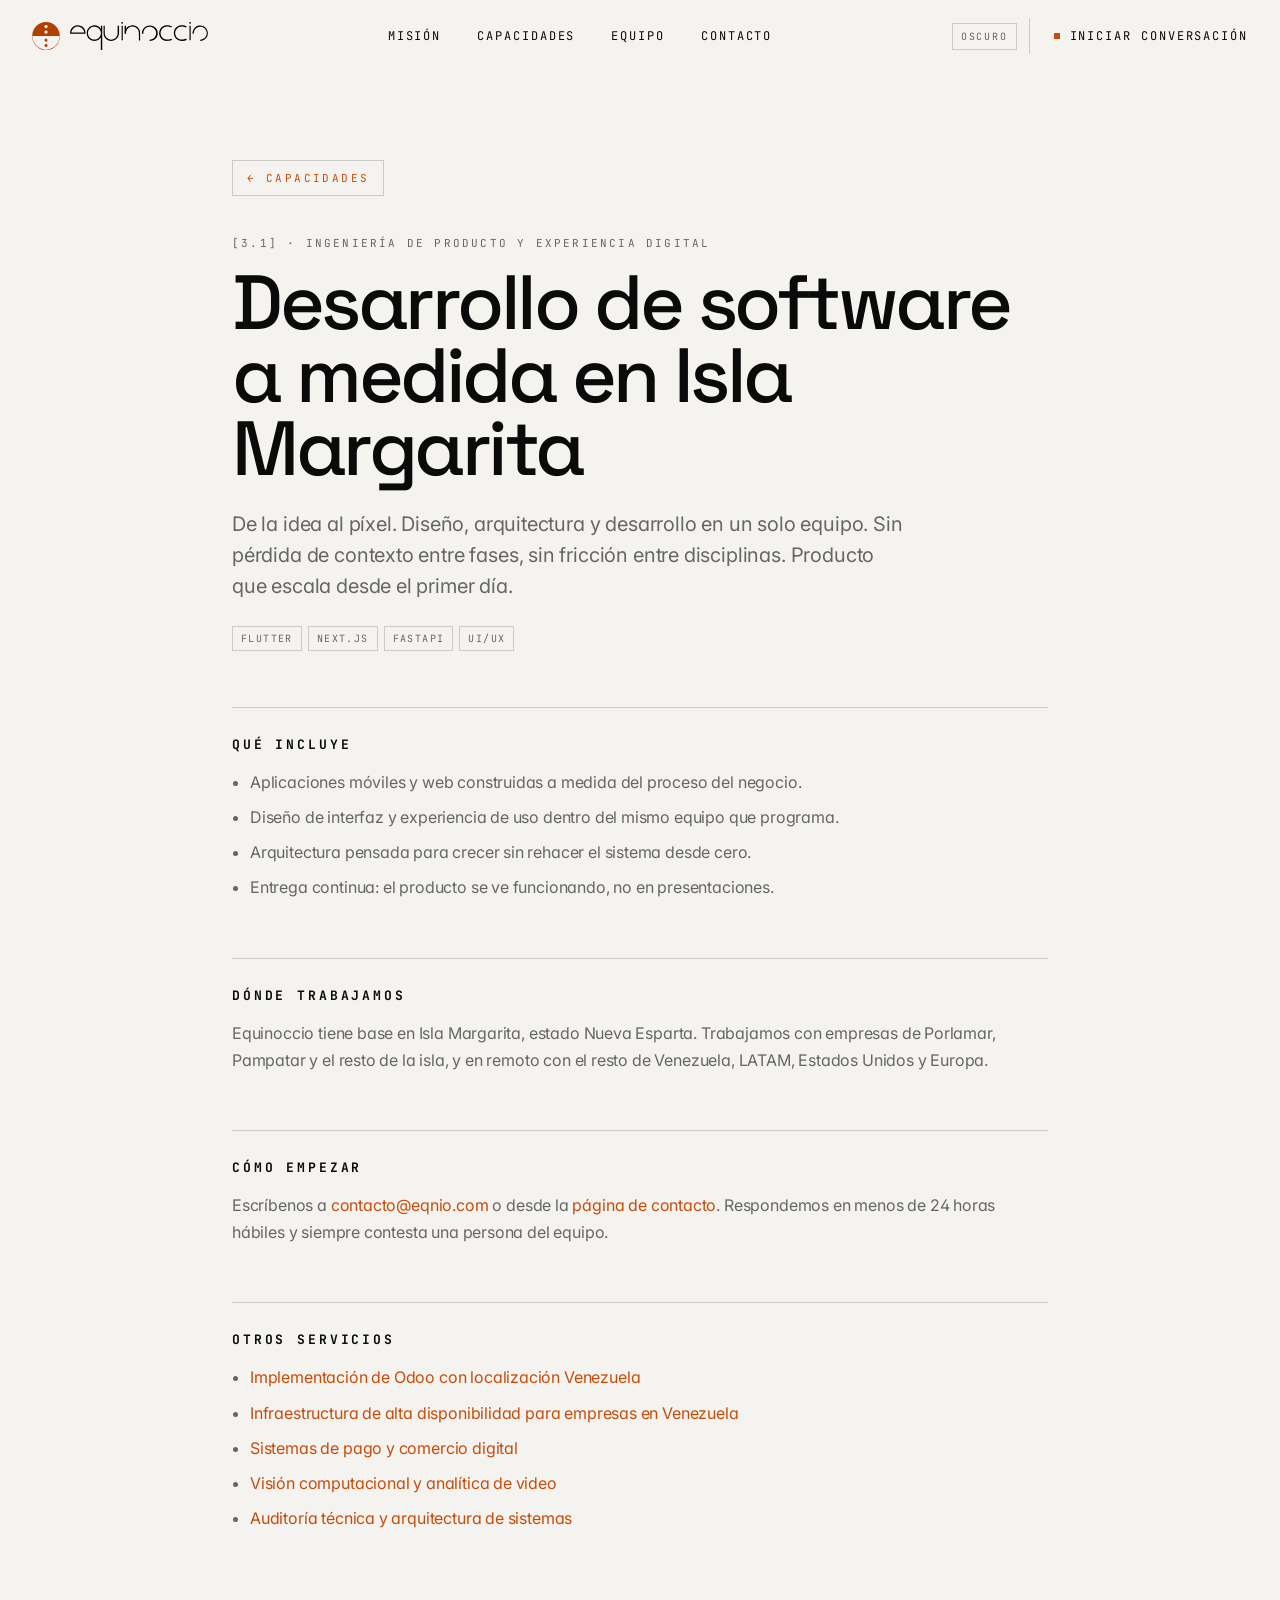
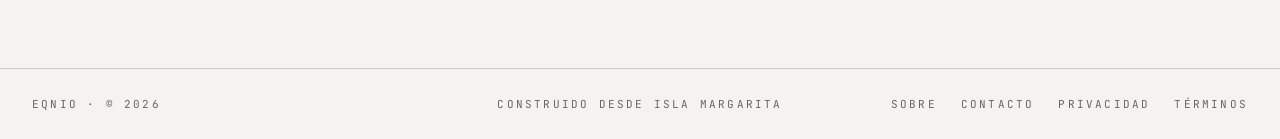
<file: desarrollo-de-software.html>
<!doctype html>
<html lang="es-VE">
<head>
<meta charset="utf-8" />
<meta name="viewport" content="width=device-width, initial-scale=1" />
<title>Desarrollo de Software a Medida en Isla Margarita — Equinoccio</title>
<meta name="description" content="Desarrollo de software a medida para empresas de Isla Margarita y Nueva Esparta. Diseño, arquitectura y desarrollo en un solo equipo." />
<meta name="author" content="Equinoccio" />
<meta name="robots" content="index, follow, max-snippet:-1, max-image-preview:large" />
<link rel="canonical" href="https://eqnio.com/desarrollo-de-software.html" />
<link rel="alternate" hreflang="es" href="https://eqnio.com/desarrollo-de-software.html" />
<link rel="alternate" hreflang="x-default" href="https://eqnio.com/desarrollo-de-software.html" />
<meta name="geo.region" content="VE-P" />
<meta name="geo.placename" content="Isla Margarita, Nueva Esparta, Venezuela" />
<meta name="geo.position" content="11.0000;-63.8500" />
<meta name="ICBM" content="11.0000, -63.8500" />
<meta property="og:type" content="website" />
<meta property="og:url" content="https://eqnio.com/desarrollo-de-software.html" />
<meta property="og:site_name" content="Equinoccio" />
<meta property="og:locale" content="es_VE" />
<meta property="og:title" content="Desarrollo de Software a Medida en Isla Margarita — Equinoccio" />
<meta property="og:description" content="Desarrollo de software a medida para empresas de Isla Margarita y Nueva Esparta. Diseño, arquitectura y desarrollo en un solo equipo." />
<meta property="og:image" content="https://eqnio.com/og.jpg" />
<meta property="og:image:width" content="1200" />
<meta property="og:image:height" content="630" />
<meta name="twitter:card" content="summary_large_image" />
<meta name="twitter:title" content="Desarrollo de Software a Medida en Isla Margarita — Equinoccio" />
<meta name="twitter:description" content="Desarrollo de software a medida para empresas de Isla Margarita y Nueva Esparta. Diseño, arquitectura y desarrollo en un solo equipo." />
<meta name="twitter:image" content="https://eqnio.com/og.jpg" />
<link rel="icon" href="favicon.ico" sizes="32x32" />
<link rel="icon" type="image/svg+xml" href="favicon.svg" />
<link rel="apple-touch-icon" href="favicon-192.png" />
<meta name="theme-color" content="#0a0a0a" />
<link rel="preconnect" href="https://fonts.googleapis.com" />
<link rel="preconnect" href="https://fonts.gstatic.com" crossorigin />
<link href="https://fonts.googleapis.com/css2?family=Space+Grotesk:wght@400;500;600&family=JetBrains+Mono:wght@400;500&family=Inter:wght@400;500;600&display=swap" rel="stylesheet" media="print" onload="this.media='all'" />
<noscript><link href="https://fonts.googleapis.com/css2?family=Space+Grotesk:wght@400;500;600&family=JetBrains+Mono:wght@400;500&family=Inter:wght@400;500;600&display=swap" rel="stylesheet" /></noscript>
<link rel="stylesheet" href="styles.css?v=4" />
<script type="application/ld+json">
{
  "@context": "https://schema.org",
  "@type": "Service",
  "name": "Ingeniería de Producto y Experiencia Digital",
  "alternateName": "Desarrollo de software a medida en Isla Margarita",
  "description": "De la idea al píxel. Diseño, arquitectura y desarrollo en un solo equipo. Sin pérdida de contexto entre fases, sin fricción entre disciplinas. Producto que escala desde el primer día.",
  "url": "https://eqnio.com/desarrollo-de-software.html",
  "serviceType": "Ingeniería de Producto y Experiencia Digital",
  "provider": {
    "@type": "Organization",
    "name": "Equinoccio",
    "url": "https://eqnio.com",
    "address": {
      "@type": "PostalAddress",
      "addressLocality": "Isla Margarita",
      "addressRegion": "Nueva Esparta",
      "addressCountry": "VE"
    }
  },
  "areaServed": [
    {
      "@type": "City",
      "name": "Porlamar"
    },
    {
      "@type": "City",
      "name": "Pampatar"
    },
    {
      "@type": "Place",
      "name": "Isla Margarita"
    },
    {
      "@type": "State",
      "name": "Nueva Esparta"
    },
    {
      "@type": "Country",
      "name": "Venezuela"
    }
  ],
  "availableLanguage": [
    "es",
    "en"
  ]
}
</script>
<script type="application/ld+json">
{
  "@context": "https://schema.org",
  "@type": "BreadcrumbList",
  "itemListElement": [
    {
      "@type": "ListItem",
      "position": 1,
      "name": "Inicio",
      "item": "https://eqnio.com/"
    },
    {
      "@type": "ListItem",
      "position": 2,
      "name": "Capacidades",
      "item": "https://eqnio.com/#capacidades"
    },
    {
      "@type": "ListItem",
      "position": 3,
      "name": "Desarrollo de software a medida en Isla Margarita",
      "item": "https://eqnio.com/desarrollo-de-software.html"
    }
  ]
}
</script>
</head>
<body>

<header class="nav scrolled">
  <div class="nav-inner">
    <a href="index.html" style="text-decoration:none;display:inline-flex;align-items:center;gap:10px;">
      <img width="628" height="617" src="assets/logo.svg" alt="" class="nav-symbol" />
      <img width="551" height="112" src="assets/logo-equinoccio-solo-negro-8.svg" alt="Equinoccio" class="nav-logo" />
    </a>
    <nav class="nav-links" aria-label="Primary">
      <a href="index.html#manifiesto" class="link-hover">Misión</a>
      <a href="index.html#capacidades" class="link-hover">Capacidades</a>
      <a href="index.html#equipo" class="link-hover">Equipo</a>
      <a href="contact.html" class="link-hover">Contacto</a>
    </nav>
    <div class="nav-right" style="display:flex;align-items:center;gap:12px;">
      <button data-theme-toggle aria-label="Cambiar tema" style="background:transparent;border:1px solid var(--border);color:var(--muted);padding:6px 8px;font-family:'JetBrains Mono',monospace;font-size:10px;letter-spacing:.18em;cursor:pointer;transition:color .2s,border-color .2s;">CLARO</button>
      <a href="contact.html" class="nav-cta"><span class="dot"></span><span>Iniciar conversación</span></a>
      <button class="nav-hamburger" aria-label="Abrir menú" aria-expanded="false" aria-controls="mobile-menu">
        <span></span><span></span><span></span>
      </button>
    </div>
  </div>
</header>

<!-- Menú móvil: sin esto, en el teléfono .nav-links queda display:none y la
     página se queda SIN NINGUNA navegación. Solo el home lo tenía. -->
<div class="mobile-menu" id="mobile-menu" role="dialog" aria-label="Menú de navegación" aria-hidden="true">
  <nav class="mobile-menu-links" aria-label="Menú móvil">
    <a href="index.html#manifiesto">Misión</a>
    <a href="index.html#capacidades">Capacidades</a>
    <a href="index.html#equipo">Equipo</a>
    <a href="contact.html">Contacto</a>
  </nav>
  <div class="mobile-menu-actions">
    <button data-theme-toggle style="background:transparent;border:1px solid var(--border);color:var(--muted);padding:12px 16px;font-family:'JetBrains Mono',monospace;font-size:12px;letter-spacing:.18em;cursor:pointer;min-height:44px;">CLARO</button>
  </div>
  <a href="contact.html" class="btn-primary mobile-menu-cta">Iniciar conversación <span aria-hidden="true">→</span></a>
</div>

<main class="legal-wrap">
  <a href="index.html#capacidades" class="back-link">← Capacidades</a>
  <div class="legal-meta" style="margin-top:40px;">[3.1] · INGENIERÍA DE PRODUCTO Y EXPERIENCIA DIGITAL</div>
  <h1>Desarrollo de software a medida en Isla Margarita</h1>

  <p style="font-size:20px;color:var(--muted);max-width:680px;line-height:1.55;margin-top:24px;">
    De la idea al píxel. Diseño, arquitectura y desarrollo en un solo equipo. Sin pérdida de contexto entre fases, sin fricción entre disciplinas. Producto que escala desde el primer día.
  </p>

  <div class="cap-tags" style="margin-top:24px;"><span class="tag">Flutter</span><span class="tag">Next.js</span><span class="tag">FastAPI</span><span class="tag">UI/UX</span></div>

  <h2>Qué incluye</h2>
  <ul>
      <li>Aplicaciones móviles y web construidas a medida del proceso del negocio.</li>
      <li>Diseño de interfaz y experiencia de uso dentro del mismo equipo que programa.</li>
      <li>Arquitectura pensada para crecer sin rehacer el sistema desde cero.</li>
      <li>Entrega continua: el producto se ve funcionando, no en presentaciones.</li>
  </ul>

  <h2>Dónde trabajamos</h2>
  <p>
    Equinoccio tiene base en Isla Margarita, estado Nueva Esparta. Trabajamos con
    empresas de Porlamar, Pampatar y el resto de la isla, y en remoto con el
    resto de Venezuela, LATAM, Estados Unidos y Europa.
  </p>

  <h2>Cómo empezar</h2>
  <p>
    Escríbenos a <a href="mailto:contacto@eqnio.com">contacto@eqnio.com</a> o
    desde la <a href="contact.html">página de contacto</a>. Respondemos en menos
    de 24 horas hábiles y siempre contesta una persona del equipo.
  </p>

  <h2>Otros servicios</h2>
  <ul>
      <li><a href="odoo-venezuela.html">Implementación de Odoo con localización Venezuela</a></li>
      <li><a href="infraestructura-alta-disponibilidad.html">Infraestructura de alta disponibilidad para empresas en Venezuela</a></li>
      <li><a href="pagos-y-comercio-digital.html">Sistemas de pago y comercio digital</a></li>
      <li><a href="vision-computacional.html">Visión computacional y analítica de video</a></li>
      <li><a href="auditoria-tecnica.html">Auditoría técnica y arquitectura de sistemas</a></li>
  </ul>
</main>

<footer>
  <div class="footer-row">
    <div>EQNIO · © 2026</div>
    <div class="c">Construido desde Isla Margarita</div>
    <div class="r">
      <a href="about.html">Sobre</a>
      <a href="contact.html">Contacto</a>
      <a href="privacy.html">Privacidad</a>
      <a href="terms.html">Términos</a>
    </div>
  </div>
</footer>

<script src="site.js?v=4" defer></script>
</body>
</html>
</file>
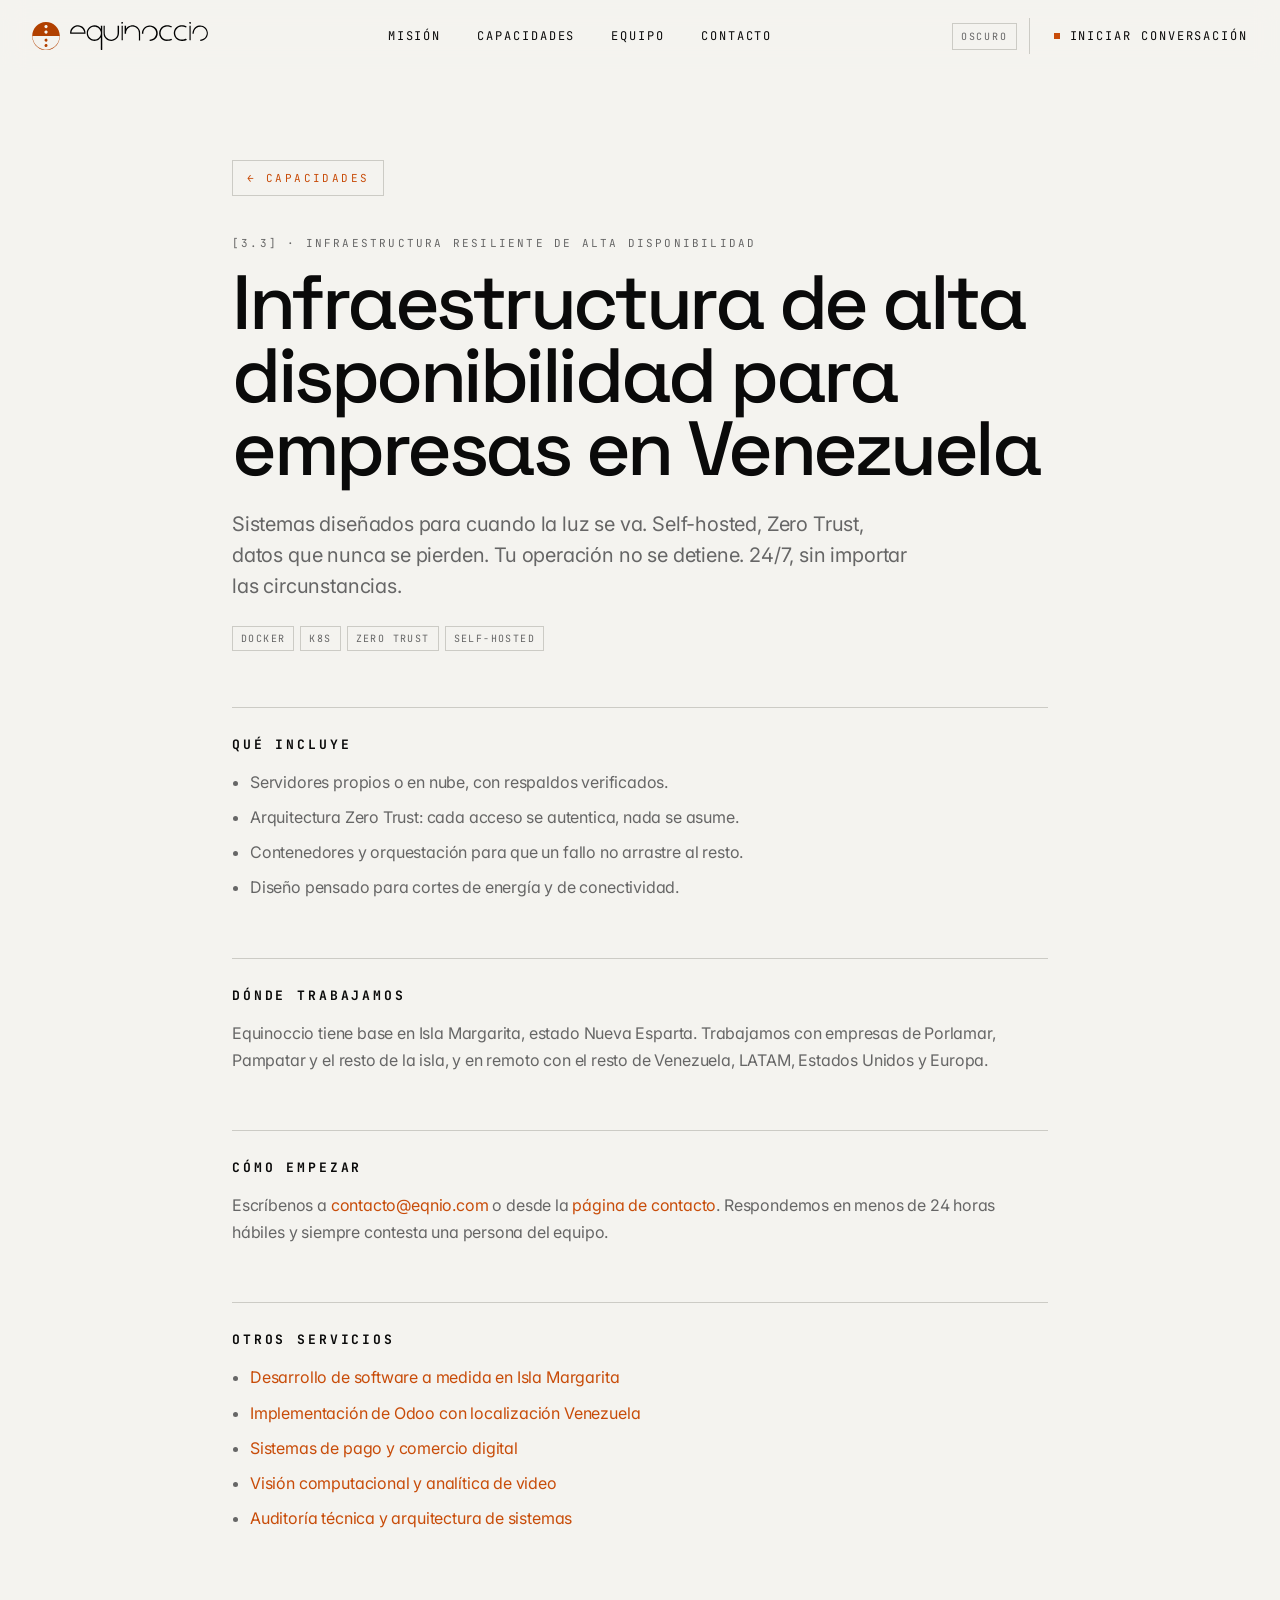
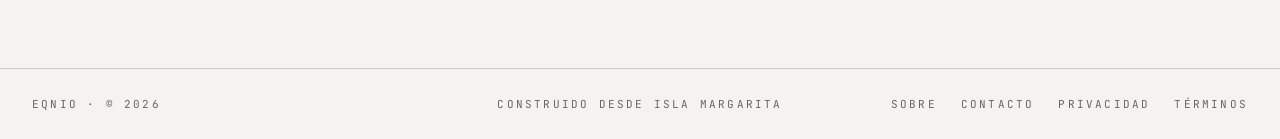
<file: infraestructura-alta-disponibilidad.html>
<!doctype html>
<html lang="es-VE">
<head>
<meta charset="utf-8" />
<meta name="viewport" content="width=device-width, initial-scale=1" />
<title>Infraestructura de Alta Disponibilidad en Venezuela — Equinoccio</title>
<meta name="description" content="Infraestructura self-hosted y de alta disponibilidad para empresas de Isla Margarita y Venezuela. Sistemas que siguen operando cuando se va la luz." />
<meta name="author" content="Equinoccio" />
<meta name="robots" content="index, follow, max-snippet:-1, max-image-preview:large" />
<link rel="canonical" href="https://eqnio.com/infraestructura-alta-disponibilidad.html" />
<link rel="alternate" hreflang="es" href="https://eqnio.com/infraestructura-alta-disponibilidad.html" />
<link rel="alternate" hreflang="x-default" href="https://eqnio.com/infraestructura-alta-disponibilidad.html" />
<meta name="geo.region" content="VE-P" />
<meta name="geo.placename" content="Isla Margarita, Nueva Esparta, Venezuela" />
<meta name="geo.position" content="11.0000;-63.8500" />
<meta name="ICBM" content="11.0000, -63.8500" />
<meta property="og:type" content="website" />
<meta property="og:url" content="https://eqnio.com/infraestructura-alta-disponibilidad.html" />
<meta property="og:site_name" content="Equinoccio" />
<meta property="og:locale" content="es_VE" />
<meta property="og:title" content="Infraestructura de Alta Disponibilidad en Venezuela — Equinoccio" />
<meta property="og:description" content="Infraestructura self-hosted y de alta disponibilidad para empresas de Isla Margarita y Venezuela. Sistemas que siguen operando cuando se va la luz." />
<meta property="og:image" content="https://eqnio.com/og.jpg" />
<meta property="og:image:width" content="1200" />
<meta property="og:image:height" content="630" />
<meta name="twitter:card" content="summary_large_image" />
<meta name="twitter:title" content="Infraestructura de Alta Disponibilidad en Venezuela — Equinoccio" />
<meta name="twitter:description" content="Infraestructura self-hosted y de alta disponibilidad para empresas de Isla Margarita y Venezuela. Sistemas que siguen operando cuando se va la luz." />
<meta name="twitter:image" content="https://eqnio.com/og.jpg" />
<link rel="icon" href="favicon.ico" sizes="32x32" />
<link rel="icon" type="image/svg+xml" href="favicon.svg" />
<link rel="apple-touch-icon" href="favicon-192.png" />
<meta name="theme-color" content="#0a0a0a" />
<link rel="preconnect" href="https://fonts.googleapis.com" />
<link rel="preconnect" href="https://fonts.gstatic.com" crossorigin />
<link href="https://fonts.googleapis.com/css2?family=Space+Grotesk:wght@400;500;600&family=JetBrains+Mono:wght@400;500&family=Inter:wght@400;500;600&display=swap" rel="stylesheet" media="print" onload="this.media='all'" />
<noscript><link href="https://fonts.googleapis.com/css2?family=Space+Grotesk:wght@400;500;600&family=JetBrains+Mono:wght@400;500&family=Inter:wght@400;500;600&display=swap" rel="stylesheet" /></noscript>
<link rel="stylesheet" href="styles.css?v=4" />
<script type="application/ld+json">
{
  "@context": "https://schema.org",
  "@type": "Service",
  "name": "Infraestructura Resiliente de Alta Disponibilidad",
  "alternateName": "Infraestructura de alta disponibilidad para empresas en Venezuela",
  "description": "Sistemas diseñados para cuando la luz se va. Self-hosted, Zero Trust, datos que nunca se pierden. Tu operación no se detiene. 24/7, sin importar las circunstancias.",
  "url": "https://eqnio.com/infraestructura-alta-disponibilidad.html",
  "serviceType": "Infraestructura Resiliente de Alta Disponibilidad",
  "provider": {
    "@type": "Organization",
    "name": "Equinoccio",
    "url": "https://eqnio.com",
    "address": {
      "@type": "PostalAddress",
      "addressLocality": "Isla Margarita",
      "addressRegion": "Nueva Esparta",
      "addressCountry": "VE"
    }
  },
  "areaServed": [
    {
      "@type": "City",
      "name": "Porlamar"
    },
    {
      "@type": "City",
      "name": "Pampatar"
    },
    {
      "@type": "Place",
      "name": "Isla Margarita"
    },
    {
      "@type": "State",
      "name": "Nueva Esparta"
    },
    {
      "@type": "Country",
      "name": "Venezuela"
    }
  ],
  "availableLanguage": [
    "es",
    "en"
  ]
}
</script>
<script type="application/ld+json">
{
  "@context": "https://schema.org",
  "@type": "BreadcrumbList",
  "itemListElement": [
    {
      "@type": "ListItem",
      "position": 1,
      "name": "Inicio",
      "item": "https://eqnio.com/"
    },
    {
      "@type": "ListItem",
      "position": 2,
      "name": "Capacidades",
      "item": "https://eqnio.com/#capacidades"
    },
    {
      "@type": "ListItem",
      "position": 3,
      "name": "Infraestructura de alta disponibilidad para empresas en Venezuela",
      "item": "https://eqnio.com/infraestructura-alta-disponibilidad.html"
    }
  ]
}
</script>
</head>
<body>

<header class="nav scrolled">
  <div class="nav-inner">
    <a href="index.html" style="text-decoration:none;display:inline-flex;align-items:center;gap:10px;">
      <img width="628" height="617" src="assets/logo.svg" alt="" class="nav-symbol" />
      <img width="551" height="112" src="assets/logo-equinoccio-solo-negro-8.svg" alt="Equinoccio" class="nav-logo" />
    </a>
    <nav class="nav-links" aria-label="Primary">
      <a href="index.html#manifiesto" class="link-hover">Misión</a>
      <a href="index.html#capacidades" class="link-hover">Capacidades</a>
      <a href="index.html#equipo" class="link-hover">Equipo</a>
      <a href="contact.html" class="link-hover">Contacto</a>
    </nav>
    <div class="nav-right" style="display:flex;align-items:center;gap:12px;">
      <button data-theme-toggle aria-label="Cambiar tema" style="background:transparent;border:1px solid var(--border);color:var(--muted);padding:6px 8px;font-family:'JetBrains Mono',monospace;font-size:10px;letter-spacing:.18em;cursor:pointer;transition:color .2s,border-color .2s;">CLARO</button>
      <a href="contact.html" class="nav-cta"><span class="dot"></span><span>Iniciar conversación</span></a>
      <button class="nav-hamburger" aria-label="Abrir menú" aria-expanded="false" aria-controls="mobile-menu">
        <span></span><span></span><span></span>
      </button>
    </div>
  </div>
</header>

<!-- Menú móvil: sin esto, en el teléfono .nav-links queda display:none y la
     página se queda SIN NINGUNA navegación. Solo el home lo tenía. -->
<div class="mobile-menu" id="mobile-menu" role="dialog" aria-label="Menú de navegación" aria-hidden="true">
  <nav class="mobile-menu-links" aria-label="Menú móvil">
    <a href="index.html#manifiesto">Misión</a>
    <a href="index.html#capacidades">Capacidades</a>
    <a href="index.html#equipo">Equipo</a>
    <a href="contact.html">Contacto</a>
  </nav>
  <div class="mobile-menu-actions">
    <button data-theme-toggle style="background:transparent;border:1px solid var(--border);color:var(--muted);padding:12px 16px;font-family:'JetBrains Mono',monospace;font-size:12px;letter-spacing:.18em;cursor:pointer;min-height:44px;">CLARO</button>
  </div>
  <a href="contact.html" class="btn-primary mobile-menu-cta">Iniciar conversación <span aria-hidden="true">→</span></a>
</div>

<main class="legal-wrap">
  <a href="index.html#capacidades" class="back-link">← Capacidades</a>
  <div class="legal-meta" style="margin-top:40px;">[3.3] · INFRAESTRUCTURA RESILIENTE DE ALTA DISPONIBILIDAD</div>
  <h1>Infraestructura de alta disponibilidad para empresas en Venezuela</h1>

  <p style="font-size:20px;color:var(--muted);max-width:680px;line-height:1.55;margin-top:24px;">
    Sistemas diseñados para cuando la luz se va. Self-hosted, Zero Trust, datos que nunca se pierden. Tu operación no se detiene. 24/7, sin importar las circunstancias.
  </p>

  <div class="cap-tags" style="margin-top:24px;"><span class="tag">Docker</span><span class="tag">K8s</span><span class="tag">Zero Trust</span><span class="tag">Self-hosted</span></div>

  <h2>Qué incluye</h2>
  <ul>
      <li>Servidores propios o en nube, con respaldos verificados.</li>
      <li>Arquitectura Zero Trust: cada acceso se autentica, nada se asume.</li>
      <li>Contenedores y orquestación para que un fallo no arrastre al resto.</li>
      <li>Diseño pensado para cortes de energía y de conectividad.</li>
  </ul>

  <h2>Dónde trabajamos</h2>
  <p>
    Equinoccio tiene base en Isla Margarita, estado Nueva Esparta. Trabajamos con
    empresas de Porlamar, Pampatar y el resto de la isla, y en remoto con el
    resto de Venezuela, LATAM, Estados Unidos y Europa.
  </p>

  <h2>Cómo empezar</h2>
  <p>
    Escríbenos a <a href="mailto:contacto@eqnio.com">contacto@eqnio.com</a> o
    desde la <a href="contact.html">página de contacto</a>. Respondemos en menos
    de 24 horas hábiles y siempre contesta una persona del equipo.
  </p>

  <h2>Otros servicios</h2>
  <ul>
      <li><a href="desarrollo-de-software.html">Desarrollo de software a medida en Isla Margarita</a></li>
      <li><a href="odoo-venezuela.html">Implementación de Odoo con localización Venezuela</a></li>
      <li><a href="pagos-y-comercio-digital.html">Sistemas de pago y comercio digital</a></li>
      <li><a href="vision-computacional.html">Visión computacional y analítica de video</a></li>
      <li><a href="auditoria-tecnica.html">Auditoría técnica y arquitectura de sistemas</a></li>
  </ul>
</main>

<footer>
  <div class="footer-row">
    <div>EQNIO · © 2026</div>
    <div class="c">Construido desde Isla Margarita</div>
    <div class="r">
      <a href="about.html">Sobre</a>
      <a href="contact.html">Contacto</a>
      <a href="privacy.html">Privacidad</a>
      <a href="terms.html">Términos</a>
    </div>
  </div>
</footer>

<script src="site.js?v=4" defer></script>
</body>
</html>
</file>
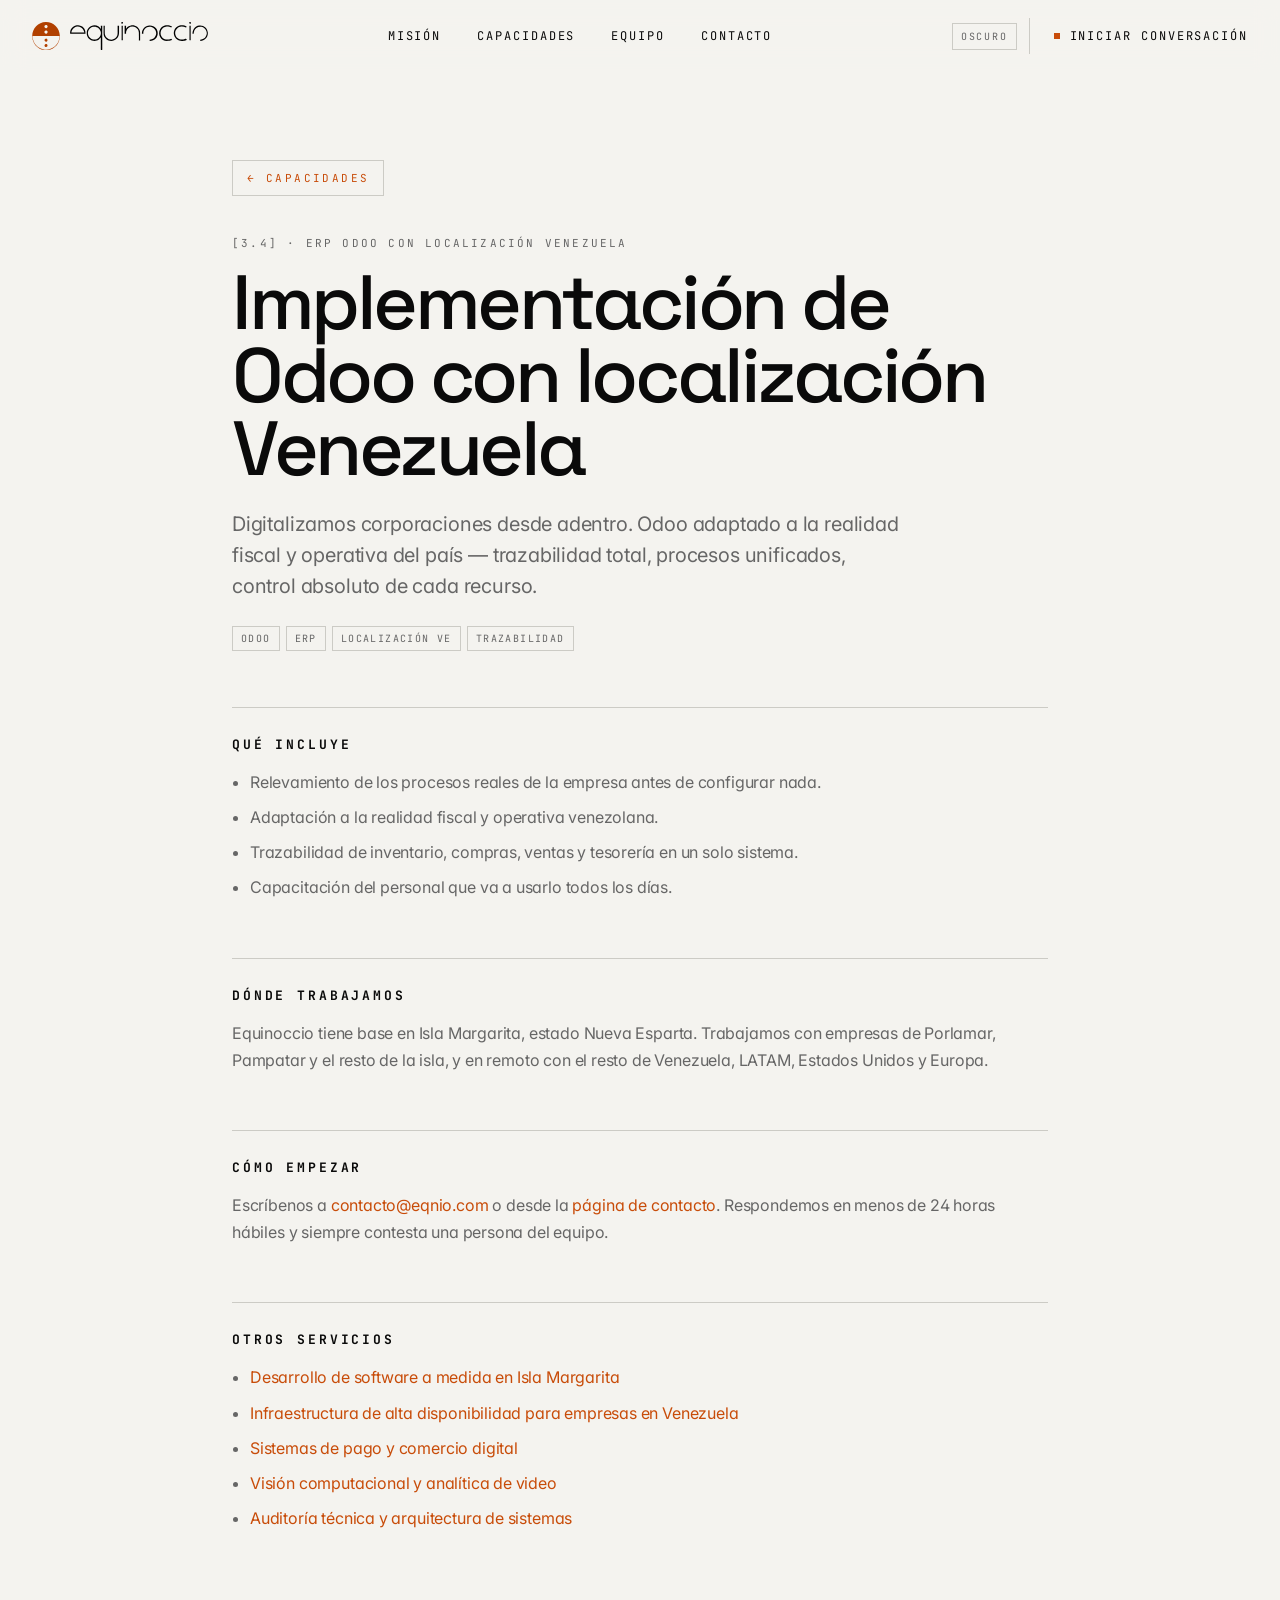
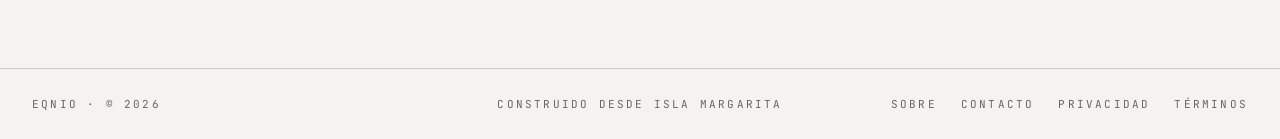
<file: odoo-venezuela.html>
<!doctype html>
<html lang="es-VE">
<head>
<meta charset="utf-8" />
<meta name="viewport" content="width=device-width, initial-scale=1" />
<title>Implementación de Odoo en Venezuela — Equinoccio, Isla Margarita</title>
<meta name="description" content="Implementación y consultoría Odoo adaptada a la realidad fiscal y operativa de Venezuela. Equipo con base en Isla Margarita, Nueva Esparta." />
<meta name="author" content="Equinoccio" />
<meta name="robots" content="index, follow, max-snippet:-1, max-image-preview:large" />
<link rel="canonical" href="https://eqnio.com/odoo-venezuela.html" />
<link rel="alternate" hreflang="es" href="https://eqnio.com/odoo-venezuela.html" />
<link rel="alternate" hreflang="x-default" href="https://eqnio.com/odoo-venezuela.html" />
<meta name="geo.region" content="VE-P" />
<meta name="geo.placename" content="Isla Margarita, Nueva Esparta, Venezuela" />
<meta name="geo.position" content="11.0000;-63.8500" />
<meta name="ICBM" content="11.0000, -63.8500" />
<meta property="og:type" content="website" />
<meta property="og:url" content="https://eqnio.com/odoo-venezuela.html" />
<meta property="og:site_name" content="Equinoccio" />
<meta property="og:locale" content="es_VE" />
<meta property="og:title" content="Implementación de Odoo en Venezuela — Equinoccio, Isla Margarita" />
<meta property="og:description" content="Implementación y consultoría Odoo adaptada a la realidad fiscal y operativa de Venezuela. Equipo con base en Isla Margarita, Nueva Esparta." />
<meta property="og:image" content="https://eqnio.com/og.jpg" />
<meta property="og:image:width" content="1200" />
<meta property="og:image:height" content="630" />
<meta name="twitter:card" content="summary_large_image" />
<meta name="twitter:title" content="Implementación de Odoo en Venezuela — Equinoccio, Isla Margarita" />
<meta name="twitter:description" content="Implementación y consultoría Odoo adaptada a la realidad fiscal y operativa de Venezuela. Equipo con base en Isla Margarita, Nueva Esparta." />
<meta name="twitter:image" content="https://eqnio.com/og.jpg" />
<link rel="icon" href="favicon.ico" sizes="32x32" />
<link rel="icon" type="image/svg+xml" href="favicon.svg" />
<link rel="apple-touch-icon" href="favicon-192.png" />
<meta name="theme-color" content="#0a0a0a" />
<link rel="preconnect" href="https://fonts.googleapis.com" />
<link rel="preconnect" href="https://fonts.gstatic.com" crossorigin />
<link href="https://fonts.googleapis.com/css2?family=Space+Grotesk:wght@400;500;600&family=JetBrains+Mono:wght@400;500&family=Inter:wght@400;500;600&display=swap" rel="stylesheet" media="print" onload="this.media='all'" />
<noscript><link href="https://fonts.googleapis.com/css2?family=Space+Grotesk:wght@400;500;600&family=JetBrains+Mono:wght@400;500&family=Inter:wght@400;500;600&display=swap" rel="stylesheet" /></noscript>
<link rel="stylesheet" href="styles.css?v=4" />
<script type="application/ld+json">
{
  "@context": "https://schema.org",
  "@type": "Service",
  "name": "ERP Odoo con Localización Venezuela",
  "alternateName": "Implementación de Odoo con localización Venezuela",
  "description": "Digitalizamos corporaciones desde adentro. Odoo adaptado a la realidad fiscal y operativa del país — trazabilidad total, procesos unificados, control absoluto de cada recurso.",
  "url": "https://eqnio.com/odoo-venezuela.html",
  "serviceType": "ERP Odoo con Localización Venezuela",
  "provider": {
    "@type": "Organization",
    "name": "Equinoccio",
    "url": "https://eqnio.com",
    "address": {
      "@type": "PostalAddress",
      "addressLocality": "Isla Margarita",
      "addressRegion": "Nueva Esparta",
      "addressCountry": "VE"
    }
  },
  "areaServed": [
    {
      "@type": "City",
      "name": "Porlamar"
    },
    {
      "@type": "City",
      "name": "Pampatar"
    },
    {
      "@type": "Place",
      "name": "Isla Margarita"
    },
    {
      "@type": "State",
      "name": "Nueva Esparta"
    },
    {
      "@type": "Country",
      "name": "Venezuela"
    }
  ],
  "availableLanguage": [
    "es",
    "en"
  ]
}
</script>
<script type="application/ld+json">
{
  "@context": "https://schema.org",
  "@type": "BreadcrumbList",
  "itemListElement": [
    {
      "@type": "ListItem",
      "position": 1,
      "name": "Inicio",
      "item": "https://eqnio.com/"
    },
    {
      "@type": "ListItem",
      "position": 2,
      "name": "Capacidades",
      "item": "https://eqnio.com/#capacidades"
    },
    {
      "@type": "ListItem",
      "position": 3,
      "name": "Implementación de Odoo con localización Venezuela",
      "item": "https://eqnio.com/odoo-venezuela.html"
    }
  ]
}
</script>
</head>
<body>

<header class="nav scrolled">
  <div class="nav-inner">
    <a href="index.html" style="text-decoration:none;display:inline-flex;align-items:center;gap:10px;">
      <img width="628" height="617" src="assets/logo.svg" alt="" class="nav-symbol" />
      <img width="551" height="112" src="assets/logo-equinoccio-solo-negro-8.svg" alt="Equinoccio" class="nav-logo" />
    </a>
    <nav class="nav-links" aria-label="Primary">
      <a href="index.html#manifiesto" class="link-hover">Misión</a>
      <a href="index.html#capacidades" class="link-hover">Capacidades</a>
      <a href="index.html#equipo" class="link-hover">Equipo</a>
      <a href="contact.html" class="link-hover">Contacto</a>
    </nav>
    <div class="nav-right" style="display:flex;align-items:center;gap:12px;">
      <button data-theme-toggle aria-label="Cambiar tema" style="background:transparent;border:1px solid var(--border);color:var(--muted);padding:6px 8px;font-family:'JetBrains Mono',monospace;font-size:10px;letter-spacing:.18em;cursor:pointer;transition:color .2s,border-color .2s;">CLARO</button>
      <a href="contact.html" class="nav-cta"><span class="dot"></span><span>Iniciar conversación</span></a>
      <button class="nav-hamburger" aria-label="Abrir menú" aria-expanded="false" aria-controls="mobile-menu">
        <span></span><span></span><span></span>
      </button>
    </div>
  </div>
</header>

<!-- Menú móvil: sin esto, en el teléfono .nav-links queda display:none y la
     página se queda SIN NINGUNA navegación. Solo el home lo tenía. -->
<div class="mobile-menu" id="mobile-menu" role="dialog" aria-label="Menú de navegación" aria-hidden="true">
  <nav class="mobile-menu-links" aria-label="Menú móvil">
    <a href="index.html#manifiesto">Misión</a>
    <a href="index.html#capacidades">Capacidades</a>
    <a href="index.html#equipo">Equipo</a>
    <a href="contact.html">Contacto</a>
  </nav>
  <div class="mobile-menu-actions">
    <button data-theme-toggle style="background:transparent;border:1px solid var(--border);color:var(--muted);padding:12px 16px;font-family:'JetBrains Mono',monospace;font-size:12px;letter-spacing:.18em;cursor:pointer;min-height:44px;">CLARO</button>
  </div>
  <a href="contact.html" class="btn-primary mobile-menu-cta">Iniciar conversación <span aria-hidden="true">→</span></a>
</div>

<main class="legal-wrap">
  <a href="index.html#capacidades" class="back-link">← Capacidades</a>
  <div class="legal-meta" style="margin-top:40px;">[3.4] · ERP ODOO CON LOCALIZACIÓN VENEZUELA</div>
  <h1>Implementación de Odoo con localización Venezuela</h1>

  <p style="font-size:20px;color:var(--muted);max-width:680px;line-height:1.55;margin-top:24px;">
    Digitalizamos corporaciones desde adentro. Odoo adaptado a la realidad fiscal y operativa del país — trazabilidad total, procesos unificados, control absoluto de cada recurso.
  </p>

  <div class="cap-tags" style="margin-top:24px;"><span class="tag">Odoo</span><span class="tag">ERP</span><span class="tag">Localización VE</span><span class="tag">Trazabilidad</span></div>

  <h2>Qué incluye</h2>
  <ul>
      <li>Relevamiento de los procesos reales de la empresa antes de configurar nada.</li>
      <li>Adaptación a la realidad fiscal y operativa venezolana.</li>
      <li>Trazabilidad de inventario, compras, ventas y tesorería en un solo sistema.</li>
      <li>Capacitación del personal que va a usarlo todos los días.</li>
  </ul>

  <h2>Dónde trabajamos</h2>
  <p>
    Equinoccio tiene base en Isla Margarita, estado Nueva Esparta. Trabajamos con
    empresas de Porlamar, Pampatar y el resto de la isla, y en remoto con el
    resto de Venezuela, LATAM, Estados Unidos y Europa.
  </p>

  <h2>Cómo empezar</h2>
  <p>
    Escríbenos a <a href="mailto:contacto@eqnio.com">contacto@eqnio.com</a> o
    desde la <a href="contact.html">página de contacto</a>. Respondemos en menos
    de 24 horas hábiles y siempre contesta una persona del equipo.
  </p>

  <h2>Otros servicios</h2>
  <ul>
      <li><a href="desarrollo-de-software.html">Desarrollo de software a medida en Isla Margarita</a></li>
      <li><a href="infraestructura-alta-disponibilidad.html">Infraestructura de alta disponibilidad para empresas en Venezuela</a></li>
      <li><a href="pagos-y-comercio-digital.html">Sistemas de pago y comercio digital</a></li>
      <li><a href="vision-computacional.html">Visión computacional y analítica de video</a></li>
      <li><a href="auditoria-tecnica.html">Auditoría técnica y arquitectura de sistemas</a></li>
  </ul>
</main>

<footer>
  <div class="footer-row">
    <div>EQNIO · © 2026</div>
    <div class="c">Construido desde Isla Margarita</div>
    <div class="r">
      <a href="about.html">Sobre</a>
      <a href="contact.html">Contacto</a>
      <a href="privacy.html">Privacidad</a>
      <a href="terms.html">Términos</a>
    </div>
  </div>
</footer>

<script src="site.js?v=4" defer></script>
</body>
</html>
</file>
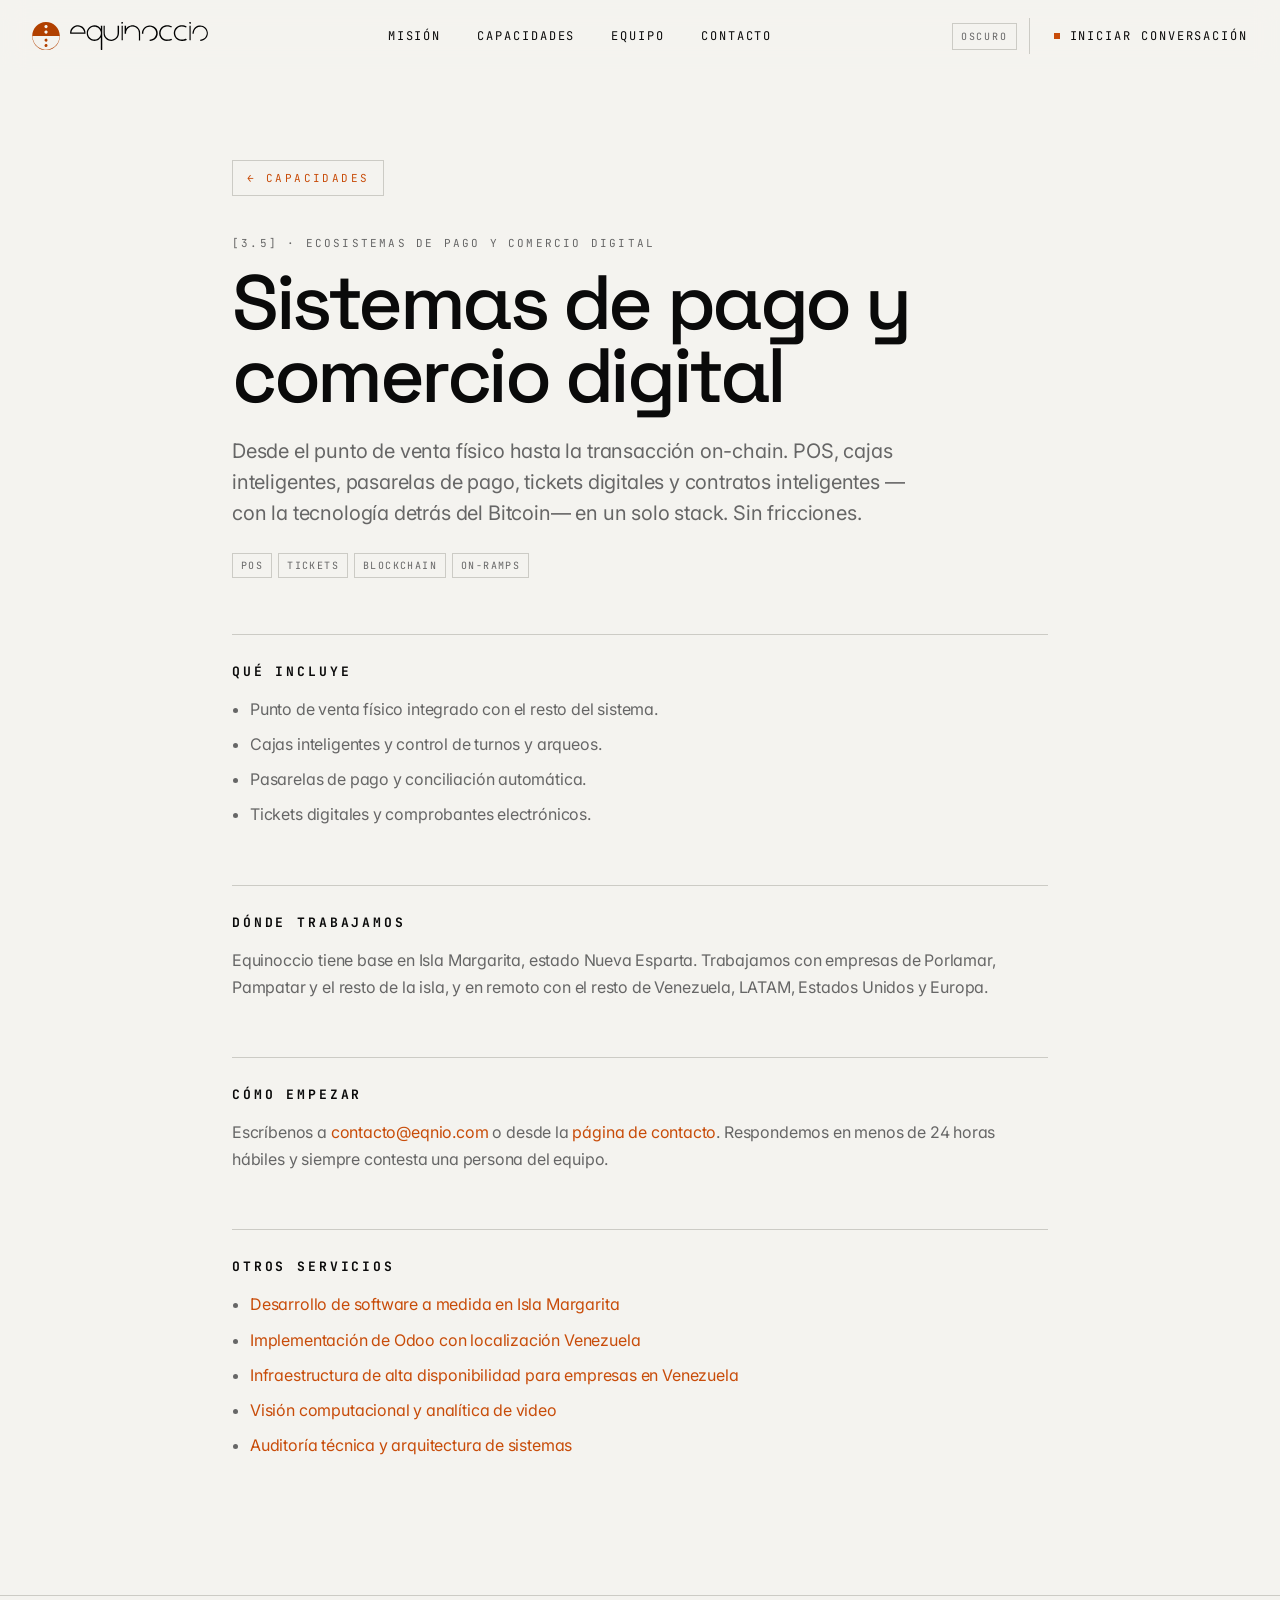
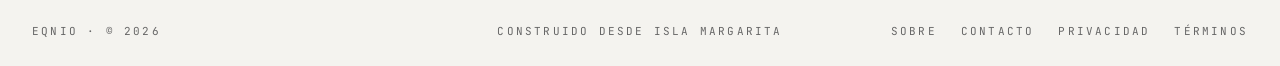
<file: pagos-y-comercio-digital.html>
<!doctype html>
<html lang="es-VE">
<head>
<meta charset="utf-8" />
<meta name="viewport" content="width=device-width, initial-scale=1" />
<title>Sistemas de Pago, POS y Comercio Digital — Equinoccio Venezuela</title>
<meta name="description" content="Puntos de venta, cajas inteligentes, pasarelas de pago y tickets digitales para comercios de Isla Margarita y Venezuela." />
<meta name="author" content="Equinoccio" />
<meta name="robots" content="index, follow, max-snippet:-1, max-image-preview:large" />
<link rel="canonical" href="https://eqnio.com/pagos-y-comercio-digital.html" />
<link rel="alternate" hreflang="es" href="https://eqnio.com/pagos-y-comercio-digital.html" />
<link rel="alternate" hreflang="x-default" href="https://eqnio.com/pagos-y-comercio-digital.html" />
<meta name="geo.region" content="VE-P" />
<meta name="geo.placename" content="Isla Margarita, Nueva Esparta, Venezuela" />
<meta name="geo.position" content="11.0000;-63.8500" />
<meta name="ICBM" content="11.0000, -63.8500" />
<meta property="og:type" content="website" />
<meta property="og:url" content="https://eqnio.com/pagos-y-comercio-digital.html" />
<meta property="og:site_name" content="Equinoccio" />
<meta property="og:locale" content="es_VE" />
<meta property="og:title" content="Sistemas de Pago, POS y Comercio Digital — Equinoccio Venezuela" />
<meta property="og:description" content="Puntos de venta, cajas inteligentes, pasarelas de pago y tickets digitales para comercios de Isla Margarita y Venezuela." />
<meta property="og:image" content="https://eqnio.com/og.jpg" />
<meta property="og:image:width" content="1200" />
<meta property="og:image:height" content="630" />
<meta name="twitter:card" content="summary_large_image" />
<meta name="twitter:title" content="Sistemas de Pago, POS y Comercio Digital — Equinoccio Venezuela" />
<meta name="twitter:description" content="Puntos de venta, cajas inteligentes, pasarelas de pago y tickets digitales para comercios de Isla Margarita y Venezuela." />
<meta name="twitter:image" content="https://eqnio.com/og.jpg" />
<link rel="icon" href="favicon.ico" sizes="32x32" />
<link rel="icon" type="image/svg+xml" href="favicon.svg" />
<link rel="apple-touch-icon" href="favicon-192.png" />
<meta name="theme-color" content="#0a0a0a" />
<link rel="preconnect" href="https://fonts.googleapis.com" />
<link rel="preconnect" href="https://fonts.gstatic.com" crossorigin />
<link href="https://fonts.googleapis.com/css2?family=Space+Grotesk:wght@400;500;600&family=JetBrains+Mono:wght@400;500&family=Inter:wght@400;500;600&display=swap" rel="stylesheet" media="print" onload="this.media='all'" />
<noscript><link href="https://fonts.googleapis.com/css2?family=Space+Grotesk:wght@400;500;600&family=JetBrains+Mono:wght@400;500&family=Inter:wght@400;500;600&display=swap" rel="stylesheet" /></noscript>
<link rel="stylesheet" href="styles.css?v=4" />
<script type="application/ld+json">
{
  "@context": "https://schema.org",
  "@type": "Service",
  "name": "Ecosistemas de Pago y Comercio Digital",
  "alternateName": "Sistemas de pago y comercio digital",
  "description": "Desde el punto de venta físico hasta la transacción on-chain. POS, cajas inteligentes, pasarelas de pago, tickets digitales y contratos inteligentes —con la tecnología detrás del Bitcoin— en un solo stack. Sin fricciones.",
  "url": "https://eqnio.com/pagos-y-comercio-digital.html",
  "serviceType": "Ecosistemas de Pago y Comercio Digital",
  "provider": {
    "@type": "Organization",
    "name": "Equinoccio",
    "url": "https://eqnio.com",
    "address": {
      "@type": "PostalAddress",
      "addressLocality": "Isla Margarita",
      "addressRegion": "Nueva Esparta",
      "addressCountry": "VE"
    }
  },
  "areaServed": [
    {
      "@type": "City",
      "name": "Porlamar"
    },
    {
      "@type": "City",
      "name": "Pampatar"
    },
    {
      "@type": "Place",
      "name": "Isla Margarita"
    },
    {
      "@type": "State",
      "name": "Nueva Esparta"
    },
    {
      "@type": "Country",
      "name": "Venezuela"
    }
  ],
  "availableLanguage": [
    "es",
    "en"
  ]
}
</script>
<script type="application/ld+json">
{
  "@context": "https://schema.org",
  "@type": "BreadcrumbList",
  "itemListElement": [
    {
      "@type": "ListItem",
      "position": 1,
      "name": "Inicio",
      "item": "https://eqnio.com/"
    },
    {
      "@type": "ListItem",
      "position": 2,
      "name": "Capacidades",
      "item": "https://eqnio.com/#capacidades"
    },
    {
      "@type": "ListItem",
      "position": 3,
      "name": "Sistemas de pago y comercio digital",
      "item": "https://eqnio.com/pagos-y-comercio-digital.html"
    }
  ]
}
</script>
</head>
<body>

<header class="nav scrolled">
  <div class="nav-inner">
    <a href="index.html" style="text-decoration:none;display:inline-flex;align-items:center;gap:10px;">
      <img width="628" height="617" src="assets/logo.svg" alt="" class="nav-symbol" />
      <img width="551" height="112" src="assets/logo-equinoccio-solo-negro-8.svg" alt="Equinoccio" class="nav-logo" />
    </a>
    <nav class="nav-links" aria-label="Primary">
      <a href="index.html#manifiesto" class="link-hover">Misión</a>
      <a href="index.html#capacidades" class="link-hover">Capacidades</a>
      <a href="index.html#equipo" class="link-hover">Equipo</a>
      <a href="contact.html" class="link-hover">Contacto</a>
    </nav>
    <div class="nav-right" style="display:flex;align-items:center;gap:12px;">
      <button data-theme-toggle aria-label="Cambiar tema" style="background:transparent;border:1px solid var(--border);color:var(--muted);padding:6px 8px;font-family:'JetBrains Mono',monospace;font-size:10px;letter-spacing:.18em;cursor:pointer;transition:color .2s,border-color .2s;">CLARO</button>
      <a href="contact.html" class="nav-cta"><span class="dot"></span><span>Iniciar conversación</span></a>
      <button class="nav-hamburger" aria-label="Abrir menú" aria-expanded="false" aria-controls="mobile-menu">
        <span></span><span></span><span></span>
      </button>
    </div>
  </div>
</header>

<!-- Menú móvil: sin esto, en el teléfono .nav-links queda display:none y la
     página se queda SIN NINGUNA navegación. Solo el home lo tenía. -->
<div class="mobile-menu" id="mobile-menu" role="dialog" aria-label="Menú de navegación" aria-hidden="true">
  <nav class="mobile-menu-links" aria-label="Menú móvil">
    <a href="index.html#manifiesto">Misión</a>
    <a href="index.html#capacidades">Capacidades</a>
    <a href="index.html#equipo">Equipo</a>
    <a href="contact.html">Contacto</a>
  </nav>
  <div class="mobile-menu-actions">
    <button data-theme-toggle style="background:transparent;border:1px solid var(--border);color:var(--muted);padding:12px 16px;font-family:'JetBrains Mono',monospace;font-size:12px;letter-spacing:.18em;cursor:pointer;min-height:44px;">CLARO</button>
  </div>
  <a href="contact.html" class="btn-primary mobile-menu-cta">Iniciar conversación <span aria-hidden="true">→</span></a>
</div>

<main class="legal-wrap">
  <a href="index.html#capacidades" class="back-link">← Capacidades</a>
  <div class="legal-meta" style="margin-top:40px;">[3.5] · ECOSISTEMAS DE PAGO Y COMERCIO DIGITAL</div>
  <h1>Sistemas de pago y comercio digital</h1>

  <p style="font-size:20px;color:var(--muted);max-width:680px;line-height:1.55;margin-top:24px;">
    Desde el punto de venta físico hasta la transacción on-chain. POS, cajas inteligentes, pasarelas de pago, tickets digitales y contratos inteligentes —con la tecnología detrás del Bitcoin— en un solo stack. Sin fricciones.
  </p>

  <div class="cap-tags" style="margin-top:24px;"><span class="tag">POS</span><span class="tag">Tickets</span><span class="tag">Blockchain</span><span class="tag">On-ramps</span></div>

  <h2>Qué incluye</h2>
  <ul>
      <li>Punto de venta físico integrado con el resto del sistema.</li>
      <li>Cajas inteligentes y control de turnos y arqueos.</li>
      <li>Pasarelas de pago y conciliación automática.</li>
      <li>Tickets digitales y comprobantes electrónicos.</li>
  </ul>

  <h2>Dónde trabajamos</h2>
  <p>
    Equinoccio tiene base en Isla Margarita, estado Nueva Esparta. Trabajamos con
    empresas de Porlamar, Pampatar y el resto de la isla, y en remoto con el
    resto de Venezuela, LATAM, Estados Unidos y Europa.
  </p>

  <h2>Cómo empezar</h2>
  <p>
    Escríbenos a <a href="mailto:contacto@eqnio.com">contacto@eqnio.com</a> o
    desde la <a href="contact.html">página de contacto</a>. Respondemos en menos
    de 24 horas hábiles y siempre contesta una persona del equipo.
  </p>

  <h2>Otros servicios</h2>
  <ul>
      <li><a href="desarrollo-de-software.html">Desarrollo de software a medida en Isla Margarita</a></li>
      <li><a href="odoo-venezuela.html">Implementación de Odoo con localización Venezuela</a></li>
      <li><a href="infraestructura-alta-disponibilidad.html">Infraestructura de alta disponibilidad para empresas en Venezuela</a></li>
      <li><a href="vision-computacional.html">Visión computacional y analítica de video</a></li>
      <li><a href="auditoria-tecnica.html">Auditoría técnica y arquitectura de sistemas</a></li>
  </ul>
</main>

<footer>
  <div class="footer-row">
    <div>EQNIO · © 2026</div>
    <div class="c">Construido desde Isla Margarita</div>
    <div class="r">
      <a href="about.html">Sobre</a>
      <a href="contact.html">Contacto</a>
      <a href="privacy.html">Privacidad</a>
      <a href="terms.html">Términos</a>
    </div>
  </div>
</footer>

<script src="site.js?v=4" defer></script>
</body>
</html>
</file>
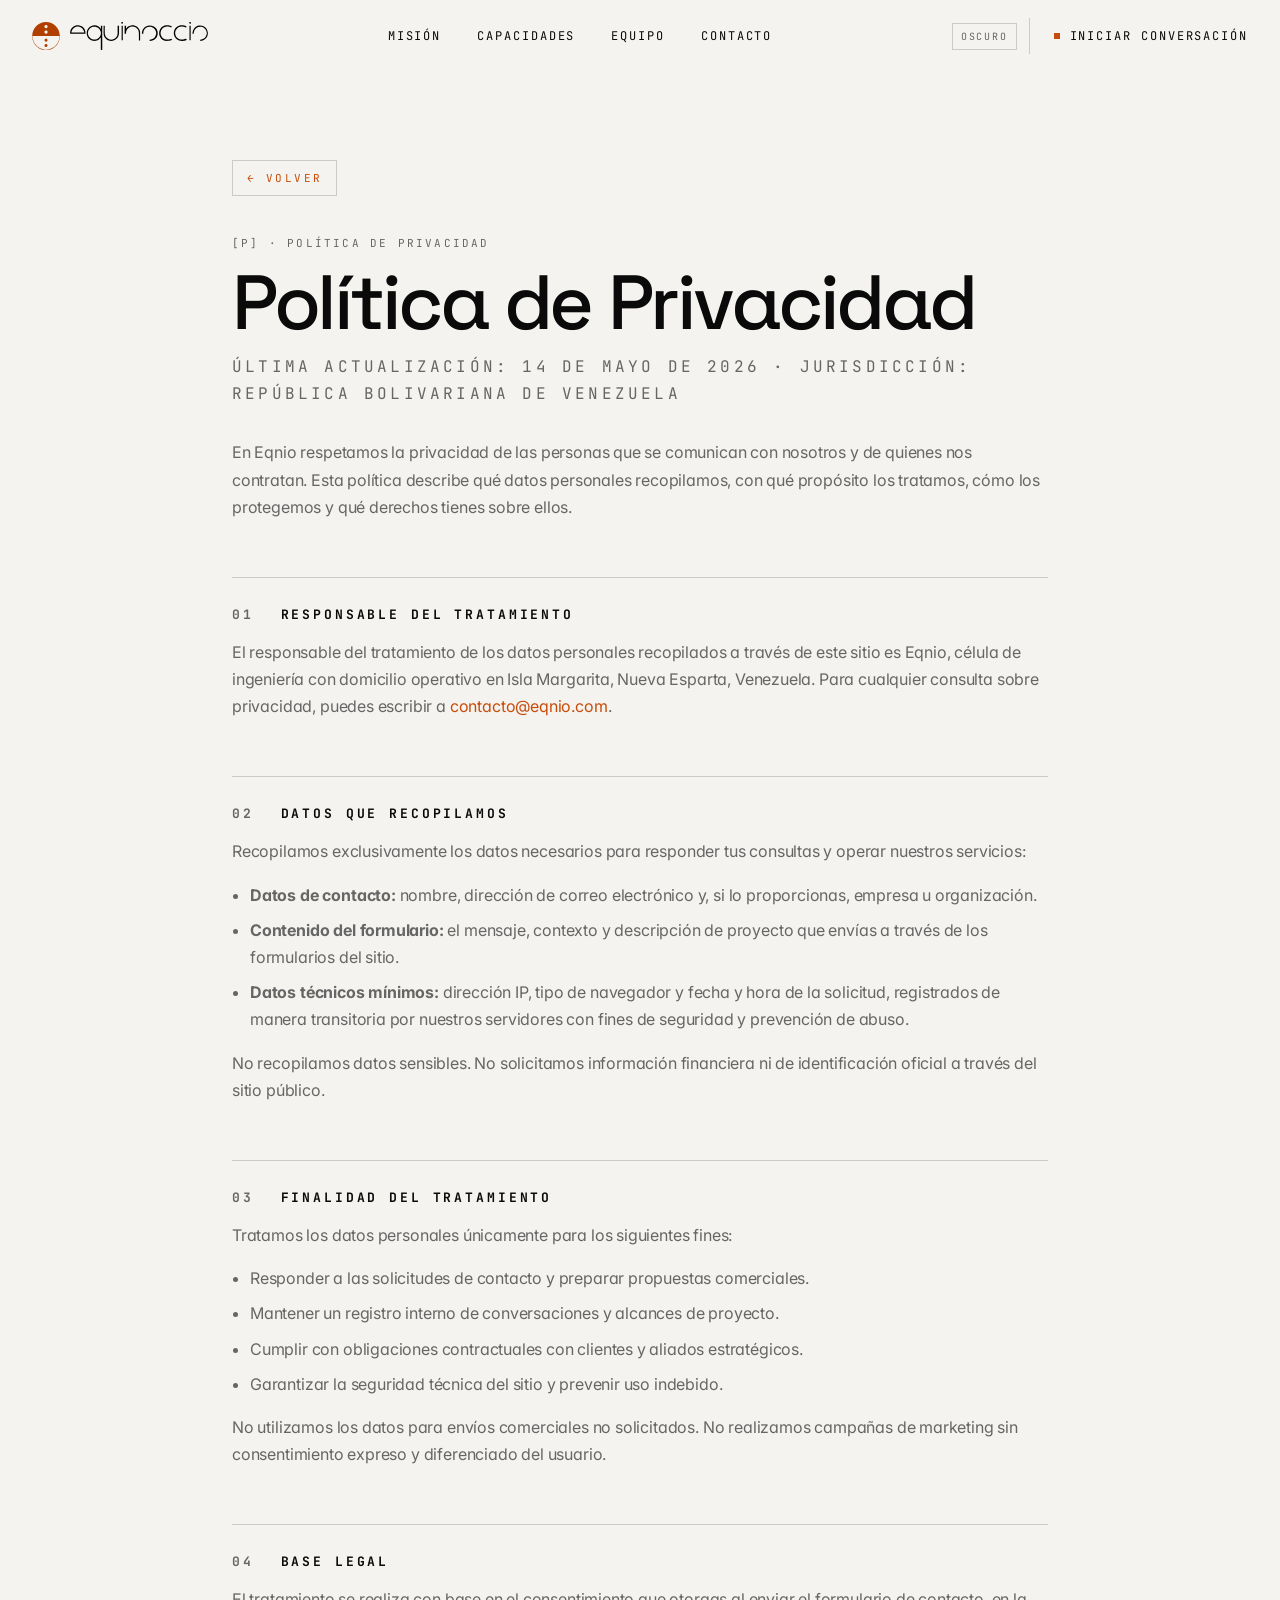
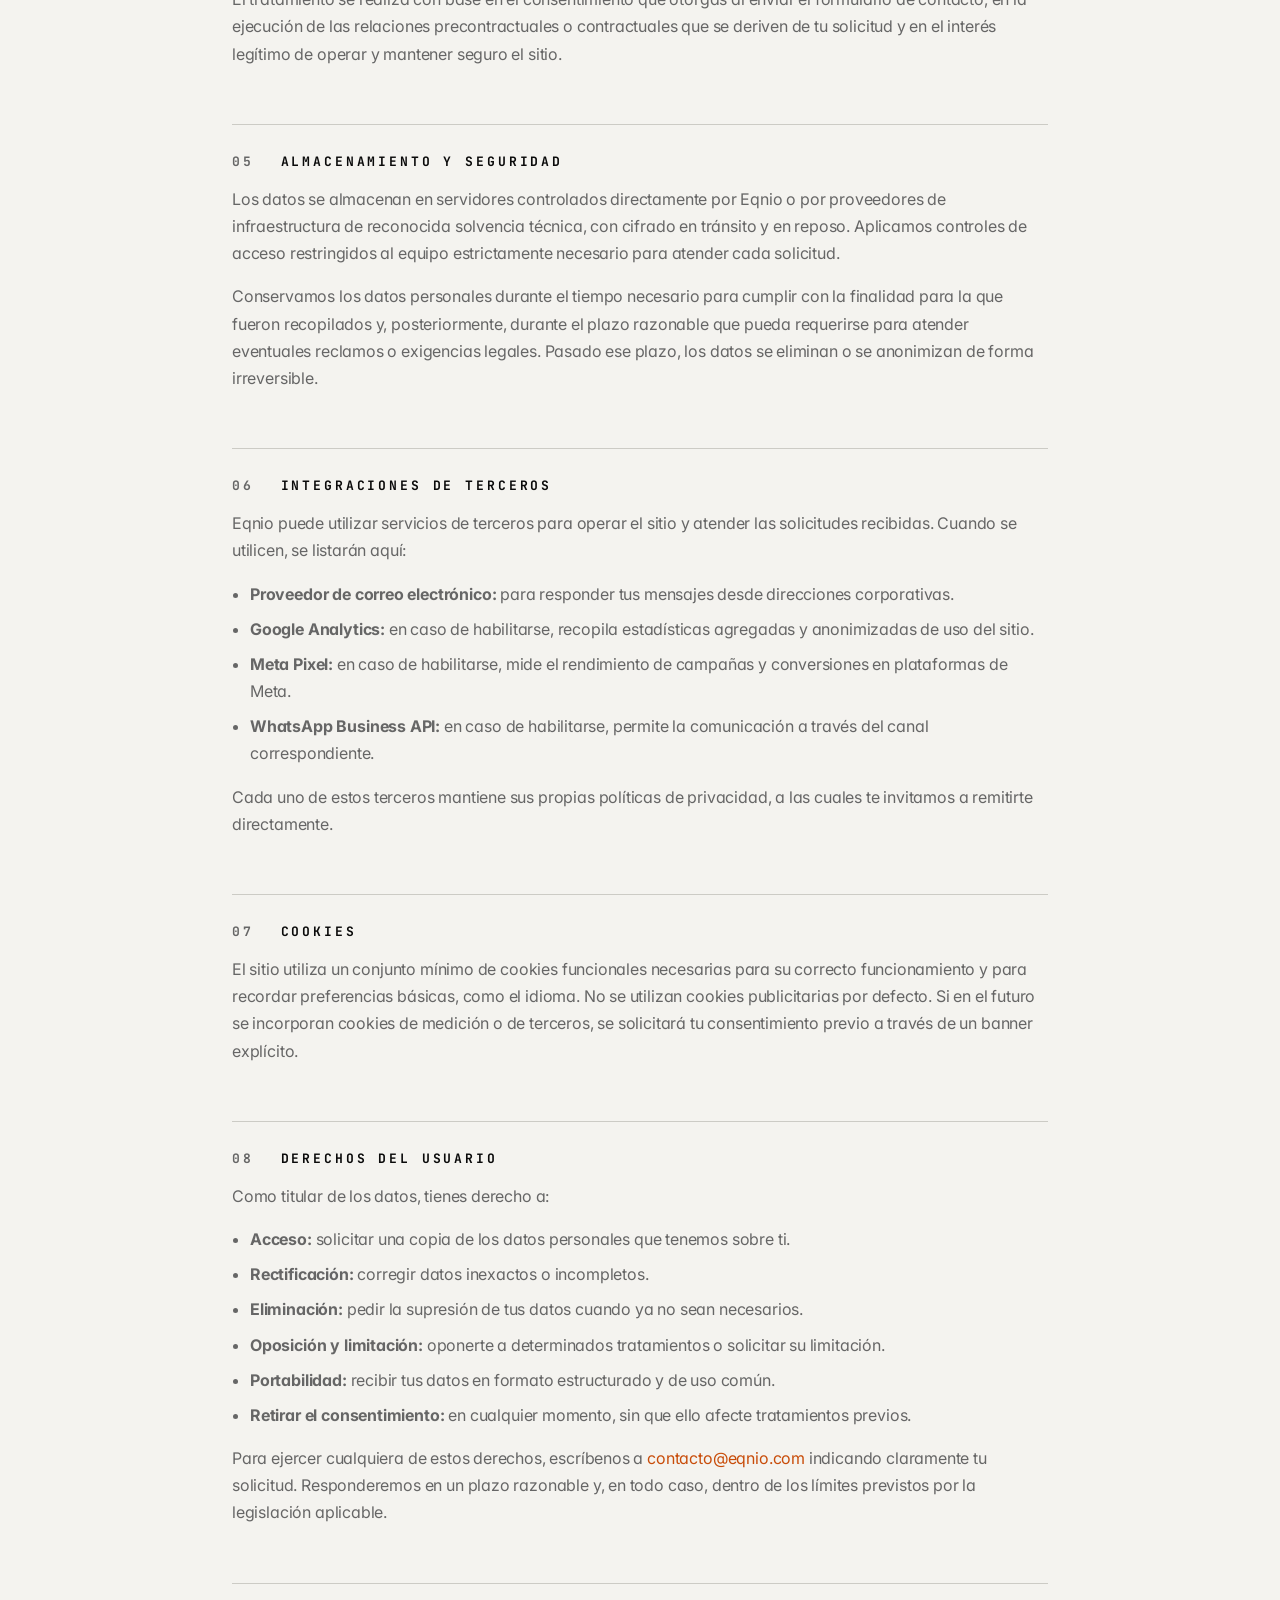
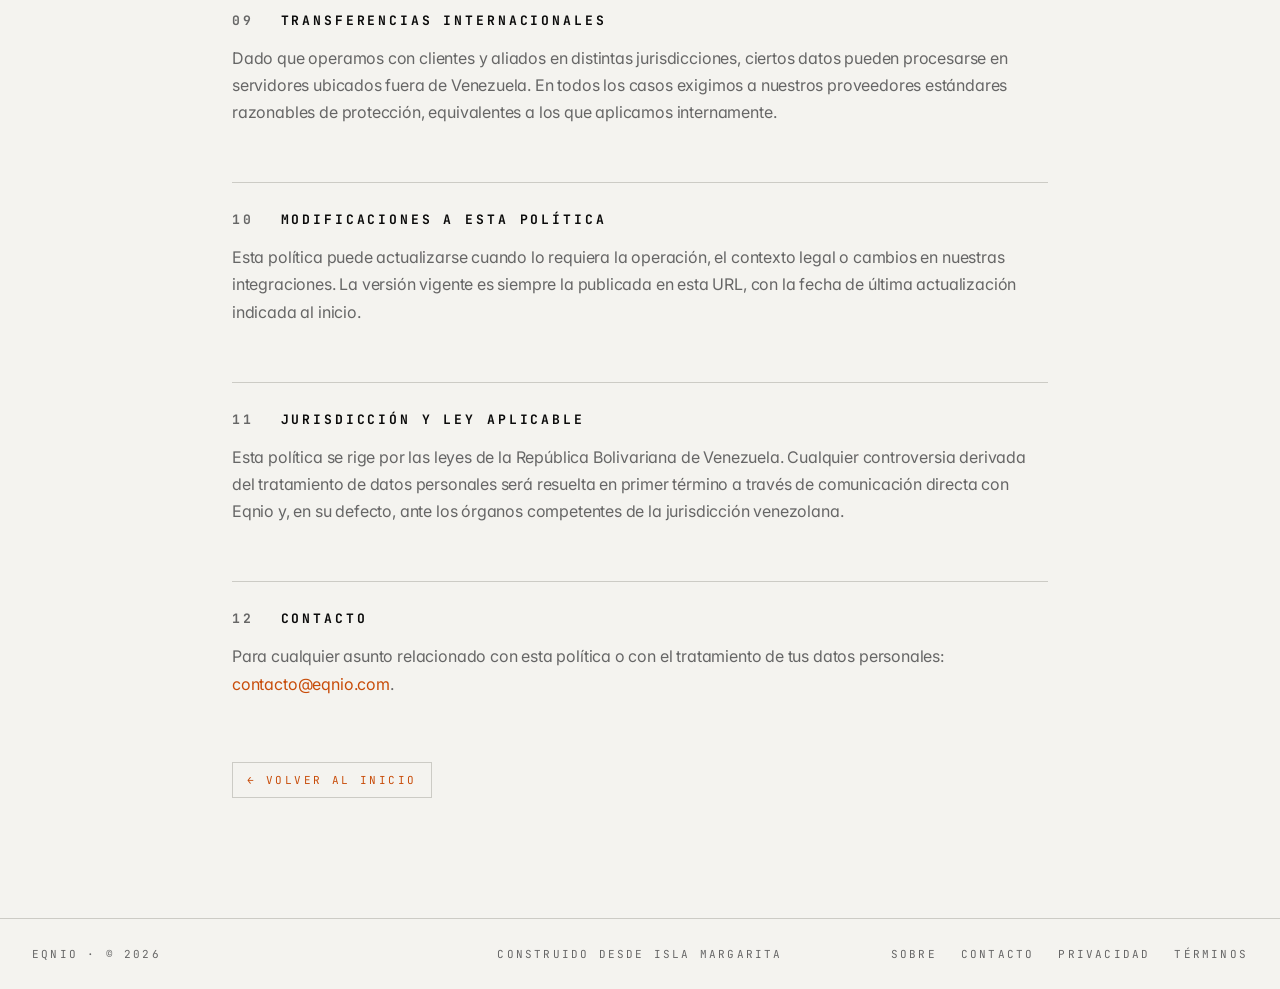
<file: privacy.html>
<!doctype html>
<html lang="es-VE">
<head>
<meta charset="utf-8" />
<meta name="viewport" content="width=device-width, initial-scale=1" />
<title>Política de Privacidad · Equinoccio</title>
<meta name="description" content="Política de privacidad de Equinoccio. Datos que recopilamos, cómo los usamos y los derechos del usuario. Isla Margarita, Venezuela." />
<meta name="author" content="Equinoccio" />
<meta name="robots" content="noindex, follow" />
<link rel="canonical" href="https://eqnio.com/privacy.html" />
<meta name="geo.region" content="VE-P" />
<meta name="geo.placename" content="Isla Margarita, Nueva Esparta, Venezuela" />
<meta name="geo.position" content="11.0000;-63.8500" />
<meta name="ICBM" content="11.0000, -63.8500" />
<meta property="og:type" content="website" />
<meta property="og:url" content="https://eqnio.com/privacy.html" />
<meta property="og:site_name" content="Equinoccio" />
<meta property="og:title" content="Política de Privacidad · Equinoccio" />
<meta property="og:description" content="Política de privacidad de Equinoccio." />
<link rel="icon" href="favicon.ico" sizes="32x32" />
<link rel="icon" type="image/svg+xml" href="favicon.svg" />
<link rel="apple-touch-icon" href="favicon-192.png" />
<meta name="theme-color" content="#0a0a0a" />
<link rel="preconnect" href="https://fonts.googleapis.com" />
<link rel="preconnect" href="https://fonts.gstatic.com" crossorigin />
<link href="https://fonts.googleapis.com/css2?family=Space+Grotesk:wght@400;500;600&family=JetBrains+Mono:wght@400;500&family=Inter:wght@400;500;600&display=swap" rel="stylesheet" media="print" onload="this.media='all'" />
<noscript><link href="https://fonts.googleapis.com/css2?family=Space+Grotesk:wght@400;500;600&family=JetBrains+Mono:wght@400;500&family=Inter:wght@400;500;600&display=swap" rel="stylesheet" /></noscript>
<link rel="stylesheet" href="styles.css?v=4" />
</head>
<body>

<header class="nav scrolled">
  <div class="nav-inner">
    <a href="index.html" style="text-decoration:none;display:inline-flex;align-items:center;gap:10px;">
      <img width="628" height="617" src="assets/logo.svg" alt="" class="nav-symbol" />
      <img width="551" height="112" src="assets/logo-equinoccio-solo-negro-8.svg" alt="Equinoccio" class="nav-logo" />
    </a>
    <nav class="nav-links" aria-label="Primary">
      <a href="index.html#manifiesto" class="link-hover">Misión</a>
      <a href="index.html#capacidades" class="link-hover">Capacidades</a>
      <a href="index.html#equipo" class="link-hover">Equipo</a>
      <a href="contact.html" class="link-hover">Contacto</a>
    </nav>
    <div class="nav-right" style="display:flex;align-items:center;gap:12px;">
      <button data-theme-toggle aria-label="Cambiar tema" style="background:transparent;border:1px solid var(--border);color:var(--muted);padding:6px 8px;font-family:'JetBrains Mono',monospace;font-size:10px;letter-spacing:.18em;cursor:pointer;transition:color .2s,border-color .2s;">CLARO</button>
      <a href="contact.html" class="nav-cta"><span class="dot"></span><span>Iniciar conversación</span></a>
      <button class="nav-hamburger" aria-label="Abrir menú" aria-expanded="false" aria-controls="mobile-menu">
        <span></span><span></span><span></span>
      </button>
    </div>
  </div>
</header>

<!-- Menú móvil: sin esto, en el teléfono .nav-links queda display:none y la
     página se queda SIN NINGUNA navegación. Solo el home lo tenía. -->
<div class="mobile-menu" id="mobile-menu" role="dialog" aria-label="Menú de navegación" aria-hidden="true">
  <nav class="mobile-menu-links" aria-label="Menú móvil">
    <a href="index.html#manifiesto">Misión</a>
    <a href="index.html#capacidades">Capacidades</a>
    <a href="index.html#equipo">Equipo</a>
    <a href="contact.html">Contacto</a>
  </nav>
  <div class="mobile-menu-actions">
    <button data-theme-toggle style="background:transparent;border:1px solid var(--border);color:var(--muted);padding:12px 16px;font-family:'JetBrains Mono',monospace;font-size:12px;letter-spacing:.18em;cursor:pointer;min-height:44px;">CLARO</button>
  </div>
  <a href="contact.html" class="btn-primary mobile-menu-cta">Iniciar conversación <span aria-hidden="true">→</span></a>
</div>

<main class="legal-wrap">
  <a href="index.html" class="back-link">← Volver</a>
  <div class="legal-meta" style="margin-top:40px;">[P] · POLÍTICA DE PRIVACIDAD</div>
  <h1>Política de Privacidad</h1>
  <p class="legal-meta" style="margin-top:14px;">Última actualización: 14 de mayo de 2026 · Jurisdicción: República Bolivariana de Venezuela</p>

  <p style="margin-top:32px;">
    En Eqnio respetamos la privacidad de las personas que se comunican con nosotros y de quienes
    nos contratan. Esta política describe qué datos personales recopilamos, con qué propósito los
    tratamos, cómo los protegemos y qué derechos tienes sobre ellos.
  </p>

  <h2><span class="n">01</span> Responsable del tratamiento</h2>
  <p>
    El responsable del tratamiento de los datos personales recopilados a través de este sitio
    es Eqnio, célula de ingeniería con domicilio operativo en Isla Margarita, Nueva Esparta,
    Venezuela. Para cualquier consulta sobre privacidad, puedes escribir a
    <a href="mailto:contacto@eqnio.com">contacto@eqnio.com</a>.
  </p>

  <h2><span class="n">02</span> Datos que recopilamos</h2>
  <p>Recopilamos exclusivamente los datos necesarios para responder tus consultas y operar nuestros servicios:</p>
  <ul>
    <li><strong>Datos de contacto:</strong> nombre, dirección de correo electrónico y, si lo proporcionas, empresa u organización.</li>
    <li><strong>Contenido del formulario:</strong> el mensaje, contexto y descripción de proyecto que envías a través de los formularios del sitio.</li>
    <li><strong>Datos técnicos mínimos:</strong> dirección IP, tipo de navegador y fecha y hora de la solicitud, registrados de manera transitoria por nuestros servidores con fines de seguridad y prevención de abuso.</li>
  </ul>
  <p>
    No recopilamos datos sensibles. No solicitamos información financiera ni de identificación
    oficial a través del sitio público.
  </p>

  <h2><span class="n">03</span> Finalidad del tratamiento</h2>
  <p>Tratamos los datos personales únicamente para los siguientes fines:</p>
  <ul>
    <li>Responder a las solicitudes de contacto y preparar propuestas comerciales.</li>
    <li>Mantener un registro interno de conversaciones y alcances de proyecto.</li>
    <li>Cumplir con obligaciones contractuales con clientes y aliados estratégicos.</li>
    <li>Garantizar la seguridad técnica del sitio y prevenir uso indebido.</li>
  </ul>
  <p>
    No utilizamos los datos para envíos comerciales no solicitados. No realizamos campañas
    de marketing sin consentimiento expreso y diferenciado del usuario.
  </p>

  <h2><span class="n">04</span> Base legal</h2>
  <p>
    El tratamiento se realiza con base en el consentimiento que otorgas al enviar el formulario
    de contacto, en la ejecución de las relaciones precontractuales o contractuales que se
    deriven de tu solicitud y en el interés legítimo de operar y mantener seguro el sitio.
  </p>

  <h2><span class="n">05</span> Almacenamiento y seguridad</h2>
  <p>
    Los datos se almacenan en servidores controlados directamente por Eqnio o por proveedores
    de infraestructura de reconocida solvencia técnica, con cifrado en tránsito y en reposo.
    Aplicamos controles de acceso restringidos al equipo estrictamente necesario para atender
    cada solicitud.
  </p>
  <p>
    Conservamos los datos personales durante el tiempo necesario para cumplir con la finalidad
    para la que fueron recopilados y, posteriormente, durante el plazo razonable que pueda
    requerirse para atender eventuales reclamos o exigencias legales. Pasado ese plazo, los
    datos se eliminan o se anonimizan de forma irreversible.
  </p>

  <h2><span class="n">06</span> Integraciones de terceros</h2>
  <p>
    Eqnio puede utilizar servicios de terceros para operar el sitio y atender las
    solicitudes recibidas. Cuando se utilicen, se listarán aquí:
  </p>
  <ul>
    <li><strong>Proveedor de correo electrónico:</strong> para responder tus mensajes desde direcciones corporativas.</li>
    <li><strong>Google Analytics:</strong> en caso de habilitarse, recopila estadísticas agregadas y anonimizadas de uso del sitio.</li>
    <li><strong>Meta Pixel:</strong> en caso de habilitarse, mide el rendimiento de campañas y conversiones en plataformas de Meta.</li>
    <li><strong>WhatsApp Business API:</strong> en caso de habilitarse, permite la comunicación a través del canal correspondiente.</li>
  </ul>
  <p>
    Cada uno de estos terceros mantiene sus propias políticas de privacidad, a las cuales te
    invitamos a remitirte directamente.
  </p>

  <h2><span class="n">07</span> Cookies</h2>
  <p>
    El sitio utiliza un conjunto mínimo de cookies funcionales necesarias para su correcto
    funcionamiento y para recordar preferencias básicas, como el idioma. No se utilizan
    cookies publicitarias por defecto. Si en el futuro se incorporan cookies de medición o
    de terceros, se solicitará tu consentimiento previo a través de un banner explícito.
  </p>

  <h2><span class="n">08</span> Derechos del usuario</h2>
  <p>Como titular de los datos, tienes derecho a:</p>
  <ul>
    <li><strong>Acceso:</strong> solicitar una copia de los datos personales que tenemos sobre ti.</li>
    <li><strong>Rectificación:</strong> corregir datos inexactos o incompletos.</li>
    <li><strong>Eliminación:</strong> pedir la supresión de tus datos cuando ya no sean necesarios.</li>
    <li><strong>Oposición y limitación:</strong> oponerte a determinados tratamientos o solicitar su limitación.</li>
    <li><strong>Portabilidad:</strong> recibir tus datos en formato estructurado y de uso común.</li>
    <li><strong>Retirar el consentimiento:</strong> en cualquier momento, sin que ello afecte tratamientos previos.</li>
  </ul>
  <p>
    Para ejercer cualquiera de estos derechos, escríbenos a
    <a href="mailto:contacto@eqnio.com">contacto@eqnio.com</a> indicando claramente tu solicitud.
    Responderemos en un plazo razonable y, en todo caso, dentro de los límites previstos por la legislación aplicable.
  </p>

  <h2><span class="n">09</span> Transferencias internacionales</h2>
  <p>
    Dado que operamos con clientes y aliados en distintas jurisdicciones, ciertos datos pueden
    procesarse en servidores ubicados fuera de Venezuela. En todos los casos exigimos a nuestros
    proveedores estándares razonables de protección, equivalentes a los que aplicamos
    internamente.
  </p>

  <h2><span class="n">10</span> Modificaciones a esta política</h2>
  <p>
    Esta política puede actualizarse cuando lo requiera la operación, el contexto legal o
    cambios en nuestras integraciones. La versión vigente es siempre la publicada en esta
    URL, con la fecha de última actualización indicada al inicio.
  </p>

  <h2><span class="n">11</span> Jurisdicción y ley aplicable</h2>
  <p>
    Esta política se rige por las leyes de la República Bolivariana de Venezuela.
    Cualquier controversia derivada del tratamiento de datos personales será resuelta
    en primer término a través de comunicación directa con Eqnio y, en su defecto, ante
    los órganos competentes de la jurisdicción venezolana.
  </p>

  <h2><span class="n">12</span> Contacto</h2>
  <p>
    Para cualquier asunto relacionado con esta política o con el tratamiento de tus datos
    personales: <a href="mailto:contacto@eqnio.com">contacto@eqnio.com</a>.
  </p>

  <div style="margin-top:64px;">
    <a href="index.html" class="back-link">← Volver al inicio</a>
  </div>
</main>

<footer>
  <div class="footer-row">
    <div>EQNIO · © 2026</div>
    <div class="c">Construido desde Isla Margarita</div>
    <div class="r">
      <a href="about.html">Sobre</a>
      <a href="contact.html">Contacto</a>
      <a href="privacy.html">Privacidad</a>
      <a href="terms.html">Términos</a>
    </div>
  </div>
</footer>

<script src="site.js?v=4" defer></script>
</body>
</html>
</file>
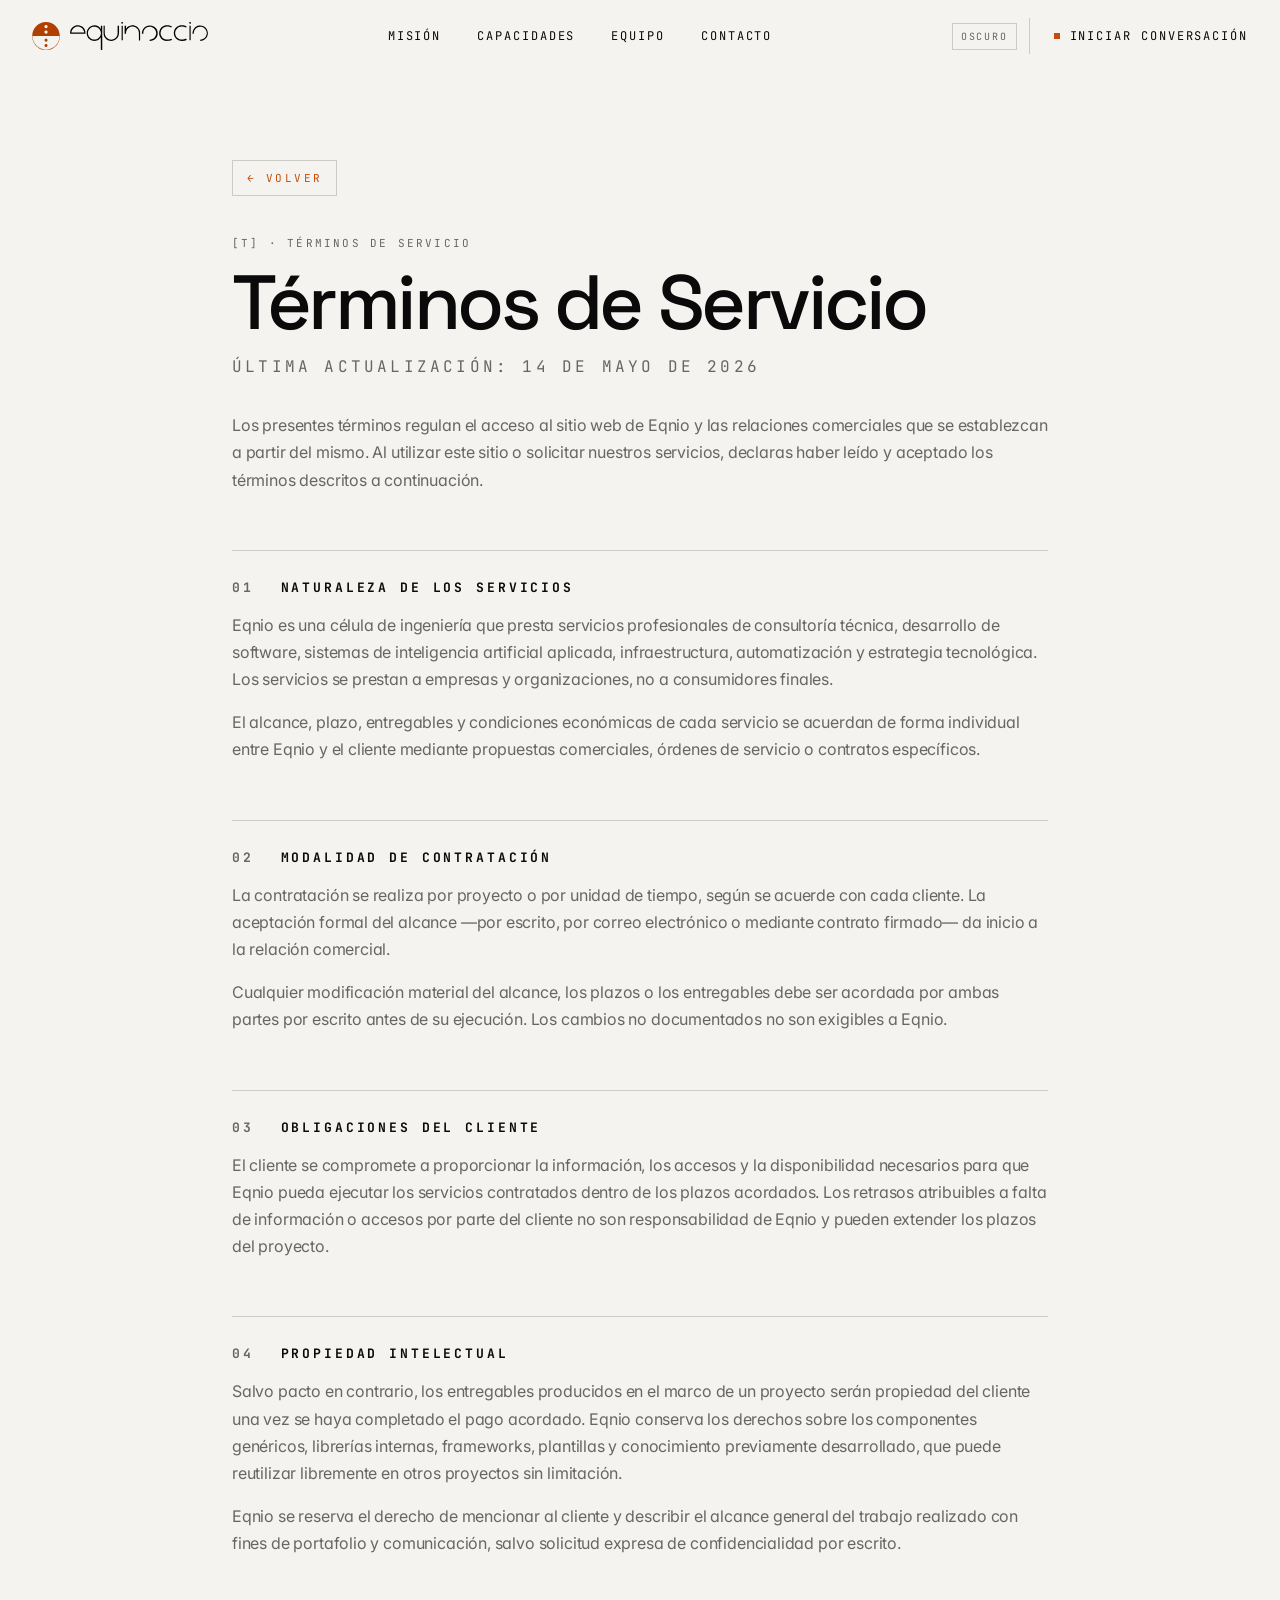
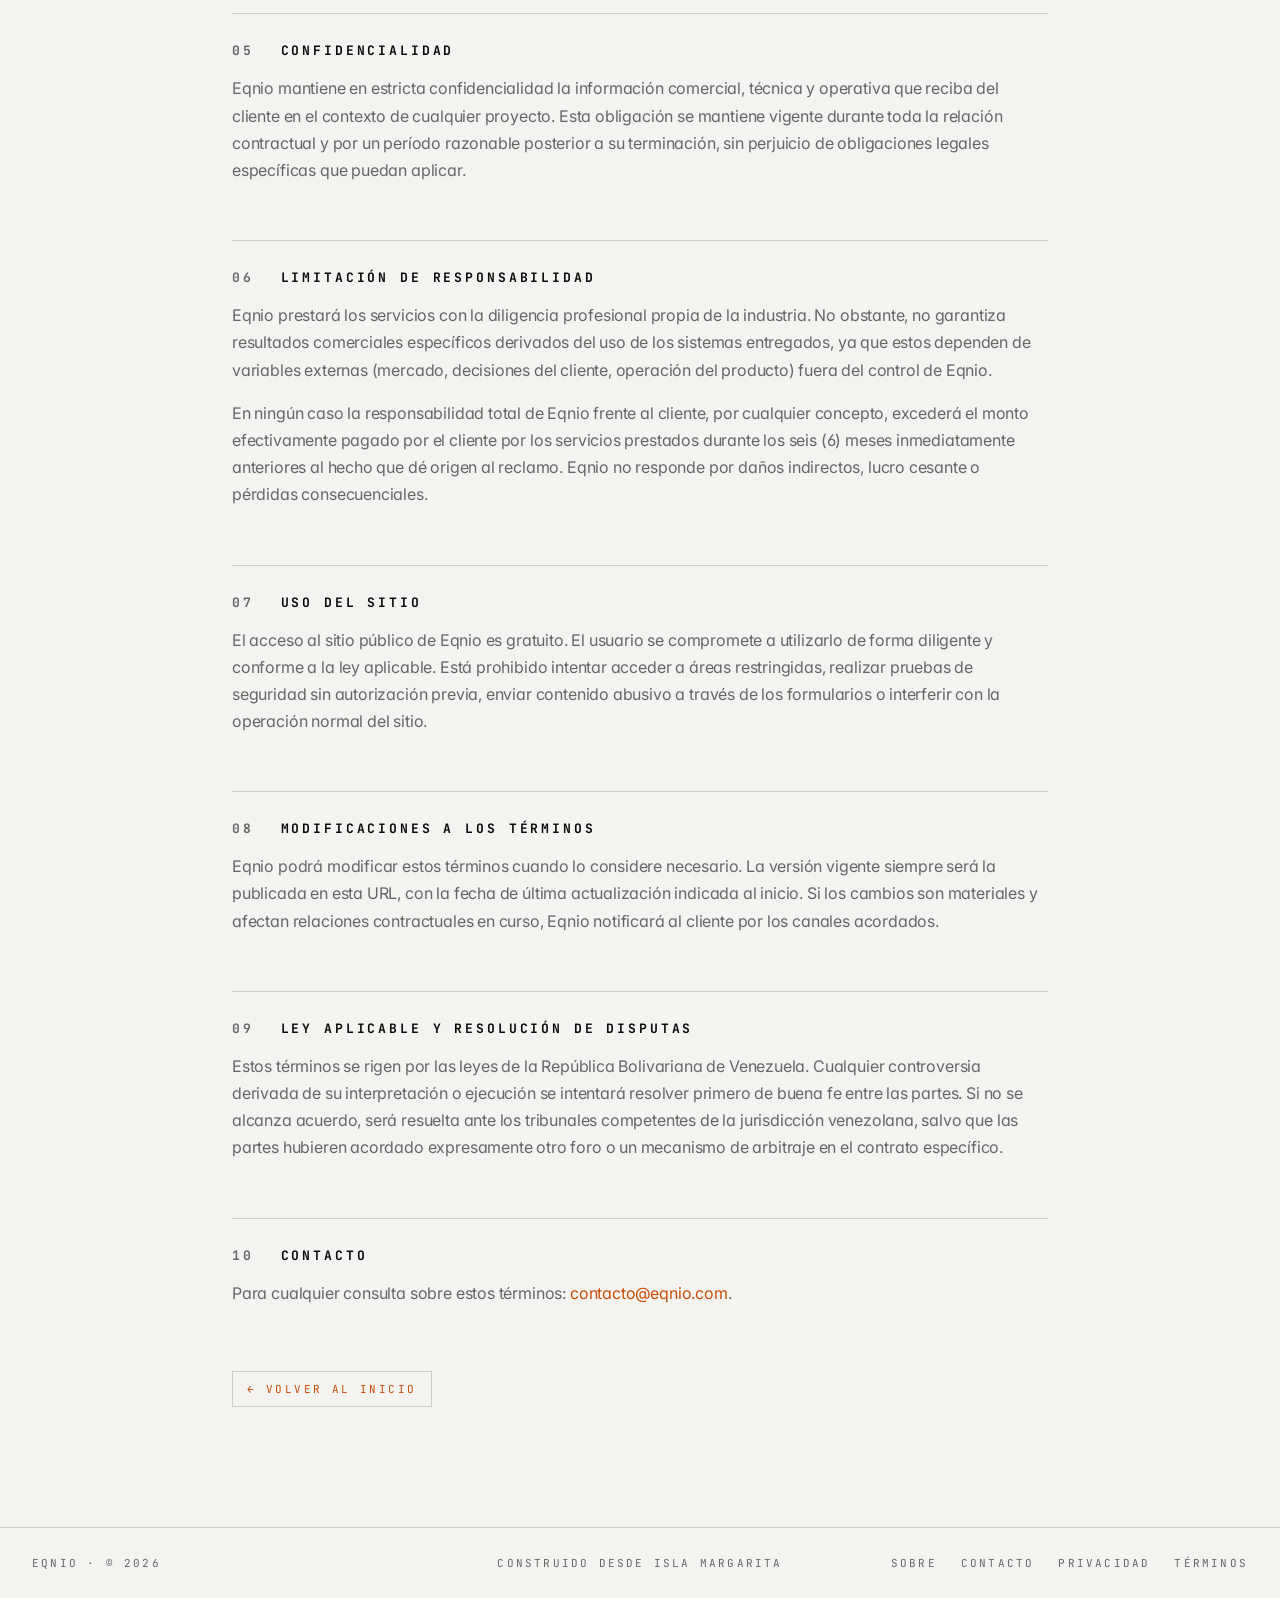
<file: terms.html>
<!doctype html>
<html lang="es-VE">
<head>
<meta charset="utf-8" />
<meta name="viewport" content="width=device-width, initial-scale=1" />
<title>Términos de Servicio · Equinoccio</title>
<meta name="description" content="Términos de servicio de Equinoccio aplicables a clientes y visitantes del sitio. Isla Margarita, Venezuela." />
<meta name="author" content="Equinoccio" />
<meta name="robots" content="noindex, follow" />
<link rel="canonical" href="https://eqnio.com/terms.html" />
<meta name="geo.region" content="VE-P" />
<meta name="geo.placename" content="Isla Margarita, Nueva Esparta, Venezuela" />
<meta name="geo.position" content="11.0000;-63.8500" />
<meta name="ICBM" content="11.0000, -63.8500" />
<meta property="og:type" content="website" />
<meta property="og:url" content="https://eqnio.com/terms.html" />
<meta property="og:site_name" content="Equinoccio" />
<meta property="og:title" content="Términos de Servicio · Equinoccio" />
<meta property="og:description" content="Términos de servicio de Equinoccio." />
<link rel="icon" href="favicon.ico" sizes="32x32" />
<link rel="icon" type="image/svg+xml" href="favicon.svg" />
<link rel="apple-touch-icon" href="favicon-192.png" />
<meta name="theme-color" content="#0a0a0a" />
<link rel="preconnect" href="https://fonts.googleapis.com" />
<link rel="preconnect" href="https://fonts.gstatic.com" crossorigin />
<link href="https://fonts.googleapis.com/css2?family=Space+Grotesk:wght@400;500;600&family=JetBrains+Mono:wght@400;500&family=Inter:wght@400;500;600&display=swap" rel="stylesheet" media="print" onload="this.media='all'" />
<noscript><link href="https://fonts.googleapis.com/css2?family=Space+Grotesk:wght@400;500;600&family=JetBrains+Mono:wght@400;500&family=Inter:wght@400;500;600&display=swap" rel="stylesheet" /></noscript>
<link rel="stylesheet" href="styles.css?v=4" />
</head>
<body>

<header class="nav scrolled">
  <div class="nav-inner">
    <a href="index.html" style="text-decoration:none;display:inline-flex;align-items:center;gap:10px;">
      <img width="628" height="617" src="assets/logo.svg" alt="" class="nav-symbol" />
      <img width="551" height="112" src="assets/logo-equinoccio-solo-negro-8.svg" alt="Equinoccio" class="nav-logo" />
    </a>
    <nav class="nav-links" aria-label="Primary">
      <a href="index.html#manifiesto" class="link-hover">Misión</a>
      <a href="index.html#capacidades" class="link-hover">Capacidades</a>
      <a href="index.html#equipo" class="link-hover">Equipo</a>
      <a href="contact.html" class="link-hover">Contacto</a>
    </nav>
    <div class="nav-right" style="display:flex;align-items:center;gap:12px;">
      <button data-theme-toggle aria-label="Cambiar tema" style="background:transparent;border:1px solid var(--border);color:var(--muted);padding:6px 8px;font-family:'JetBrains Mono',monospace;font-size:10px;letter-spacing:.18em;cursor:pointer;transition:color .2s,border-color .2s;">CLARO</button>
      <a href="contact.html" class="nav-cta"><span class="dot"></span><span>Iniciar conversación</span></a>
      <button class="nav-hamburger" aria-label="Abrir menú" aria-expanded="false" aria-controls="mobile-menu">
        <span></span><span></span><span></span>
      </button>
    </div>
  </div>
</header>

<!-- Menú móvil: sin esto, en el teléfono .nav-links queda display:none y la
     página se queda SIN NINGUNA navegación. Solo el home lo tenía. -->
<div class="mobile-menu" id="mobile-menu" role="dialog" aria-label="Menú de navegación" aria-hidden="true">
  <nav class="mobile-menu-links" aria-label="Menú móvil">
    <a href="index.html#manifiesto">Misión</a>
    <a href="index.html#capacidades">Capacidades</a>
    <a href="index.html#equipo">Equipo</a>
    <a href="contact.html">Contacto</a>
  </nav>
  <div class="mobile-menu-actions">
    <button data-theme-toggle style="background:transparent;border:1px solid var(--border);color:var(--muted);padding:12px 16px;font-family:'JetBrains Mono',monospace;font-size:12px;letter-spacing:.18em;cursor:pointer;min-height:44px;">CLARO</button>
  </div>
  <a href="contact.html" class="btn-primary mobile-menu-cta">Iniciar conversación <span aria-hidden="true">→</span></a>
</div>

<main class="legal-wrap">
  <a href="index.html" class="back-link">← Volver</a>
  <div class="legal-meta" style="margin-top:40px;">[T] · TÉRMINOS DE SERVICIO</div>
  <h1>Términos de Servicio</h1>
  <p class="legal-meta" style="margin-top:14px;">Última actualización: 14 de mayo de 2026</p>

  <p style="margin-top:32px;">
    Los presentes términos regulan el acceso al sitio web de Eqnio y las relaciones comerciales
    que se establezcan a partir del mismo. Al utilizar este sitio o solicitar nuestros servicios,
    declaras haber leído y aceptado los términos descritos a continuación.
  </p>

  <h2><span class="n">01</span> Naturaleza de los servicios</h2>
  <p>
    Eqnio es una célula de ingeniería que presta servicios profesionales de consultoría técnica,
    desarrollo de software, sistemas de inteligencia artificial aplicada, infraestructura,
    automatización y estrategia tecnológica. Los servicios se prestan a empresas y organizaciones,
    no a consumidores finales.
  </p>
  <p>
    El alcance, plazo, entregables y condiciones económicas de cada servicio se acuerdan de forma
    individual entre Eqnio y el cliente mediante propuestas comerciales, órdenes de servicio o
    contratos específicos.
  </p>

  <h2><span class="n">02</span> Modalidad de contratación</h2>
  <p>
    La contratación se realiza por proyecto o por unidad de tiempo, según se acuerde con cada
    cliente. La aceptación formal del alcance —por escrito, por correo electrónico o mediante
    contrato firmado— da inicio a la relación comercial.
  </p>
  <p>
    Cualquier modificación material del alcance, los plazos o los entregables debe ser acordada
    por ambas partes por escrito antes de su ejecución. Los cambios no documentados no son
    exigibles a Eqnio.
  </p>

  <h2><span class="n">03</span> Obligaciones del cliente</h2>
  <p>
    El cliente se compromete a proporcionar la información, los accesos y la disponibilidad
    necesarios para que Eqnio pueda ejecutar los servicios contratados dentro de los plazos
    acordados. Los retrasos atribuibles a falta de información o accesos por parte del cliente
    no son responsabilidad de Eqnio y pueden extender los plazos del proyecto.
  </p>

  <h2><span class="n">04</span> Propiedad intelectual</h2>
  <p>
    Salvo pacto en contrario, los entregables producidos en el marco de un proyecto serán
    propiedad del cliente una vez se haya completado el pago acordado. Eqnio conserva los
    derechos sobre los componentes genéricos, librerías internas, frameworks, plantillas
    y conocimiento previamente desarrollado, que puede reutilizar libremente en otros proyectos
    sin limitación.
  </p>
  <p>
    Eqnio se reserva el derecho de mencionar al cliente y describir el alcance general del
    trabajo realizado con fines de portafolio y comunicación, salvo solicitud expresa de
    confidencialidad por escrito.
  </p>

  <h2><span class="n">05</span> Confidencialidad</h2>
  <p>
    Eqnio mantiene en estricta confidencialidad la información comercial, técnica y operativa
    que reciba del cliente en el contexto de cualquier proyecto. Esta obligación se mantiene
    vigente durante toda la relación contractual y por un período razonable posterior a su
    terminación, sin perjuicio de obligaciones legales específicas que puedan aplicar.
  </p>

  <h2><span class="n">06</span> Limitación de responsabilidad</h2>
  <p>
    Eqnio prestará los servicios con la diligencia profesional propia de la industria.
    No obstante, no garantiza resultados comerciales específicos derivados del uso de los
    sistemas entregados, ya que estos dependen de variables externas (mercado, decisiones del
    cliente, operación del producto) fuera del control de Eqnio.
  </p>
  <p>
    En ningún caso la responsabilidad total de Eqnio frente al cliente, por cualquier concepto,
    excederá el monto efectivamente pagado por el cliente por los servicios prestados durante los
    seis (6) meses inmediatamente anteriores al hecho que dé origen al reclamo. Eqnio no responde
    por daños indirectos, lucro cesante o pérdidas consecuenciales.
  </p>

  <h2><span class="n">07</span> Uso del sitio</h2>
  <p>
    El acceso al sitio público de Eqnio es gratuito. El usuario se compromete a utilizarlo de
    forma diligente y conforme a la ley aplicable. Está prohibido intentar acceder a áreas
    restringidas, realizar pruebas de seguridad sin autorización previa, enviar contenido
    abusivo a través de los formularios o interferir con la operación normal del sitio.
  </p>

  <h2><span class="n">08</span> Modificaciones a los términos</h2>
  <p>
    Eqnio podrá modificar estos términos cuando lo considere necesario. La versión vigente
    siempre será la publicada en esta URL, con la fecha de última actualización indicada al
    inicio. Si los cambios son materiales y afectan relaciones contractuales en curso, Eqnio
    notificará al cliente por los canales acordados.
  </p>

  <h2><span class="n">09</span> Ley aplicable y resolución de disputas</h2>
  <p>
    Estos términos se rigen por las leyes de la República Bolivariana de Venezuela. Cualquier
    controversia derivada de su interpretación o ejecución se intentará resolver primero de
    buena fe entre las partes. Si no se alcanza acuerdo, será resuelta ante los tribunales
    competentes de la jurisdicción venezolana, salvo que las partes hubieren acordado
    expresamente otro foro o un mecanismo de arbitraje en el contrato específico.
  </p>

  <h2><span class="n">10</span> Contacto</h2>
  <p>
    Para cualquier consulta sobre estos términos: <a href="mailto:contacto@eqnio.com">contacto@eqnio.com</a>.
  </p>

  <div style="margin-top:64px;">
    <a href="index.html" class="back-link">← Volver al inicio</a>
  </div>
</main>

<footer>
  <div class="footer-row">
    <div>EQNIO · © 2026</div>
    <div class="c">Construido desde Isla Margarita</div>
    <div class="r">
      <a href="about.html">Sobre</a>
      <a href="contact.html">Contacto</a>
      <a href="privacy.html">Privacidad</a>
      <a href="terms.html">Términos</a>
    </div>
  </div>
</footer>

<script src="site.js?v=4" defer></script>
</body>
</html>
</file>
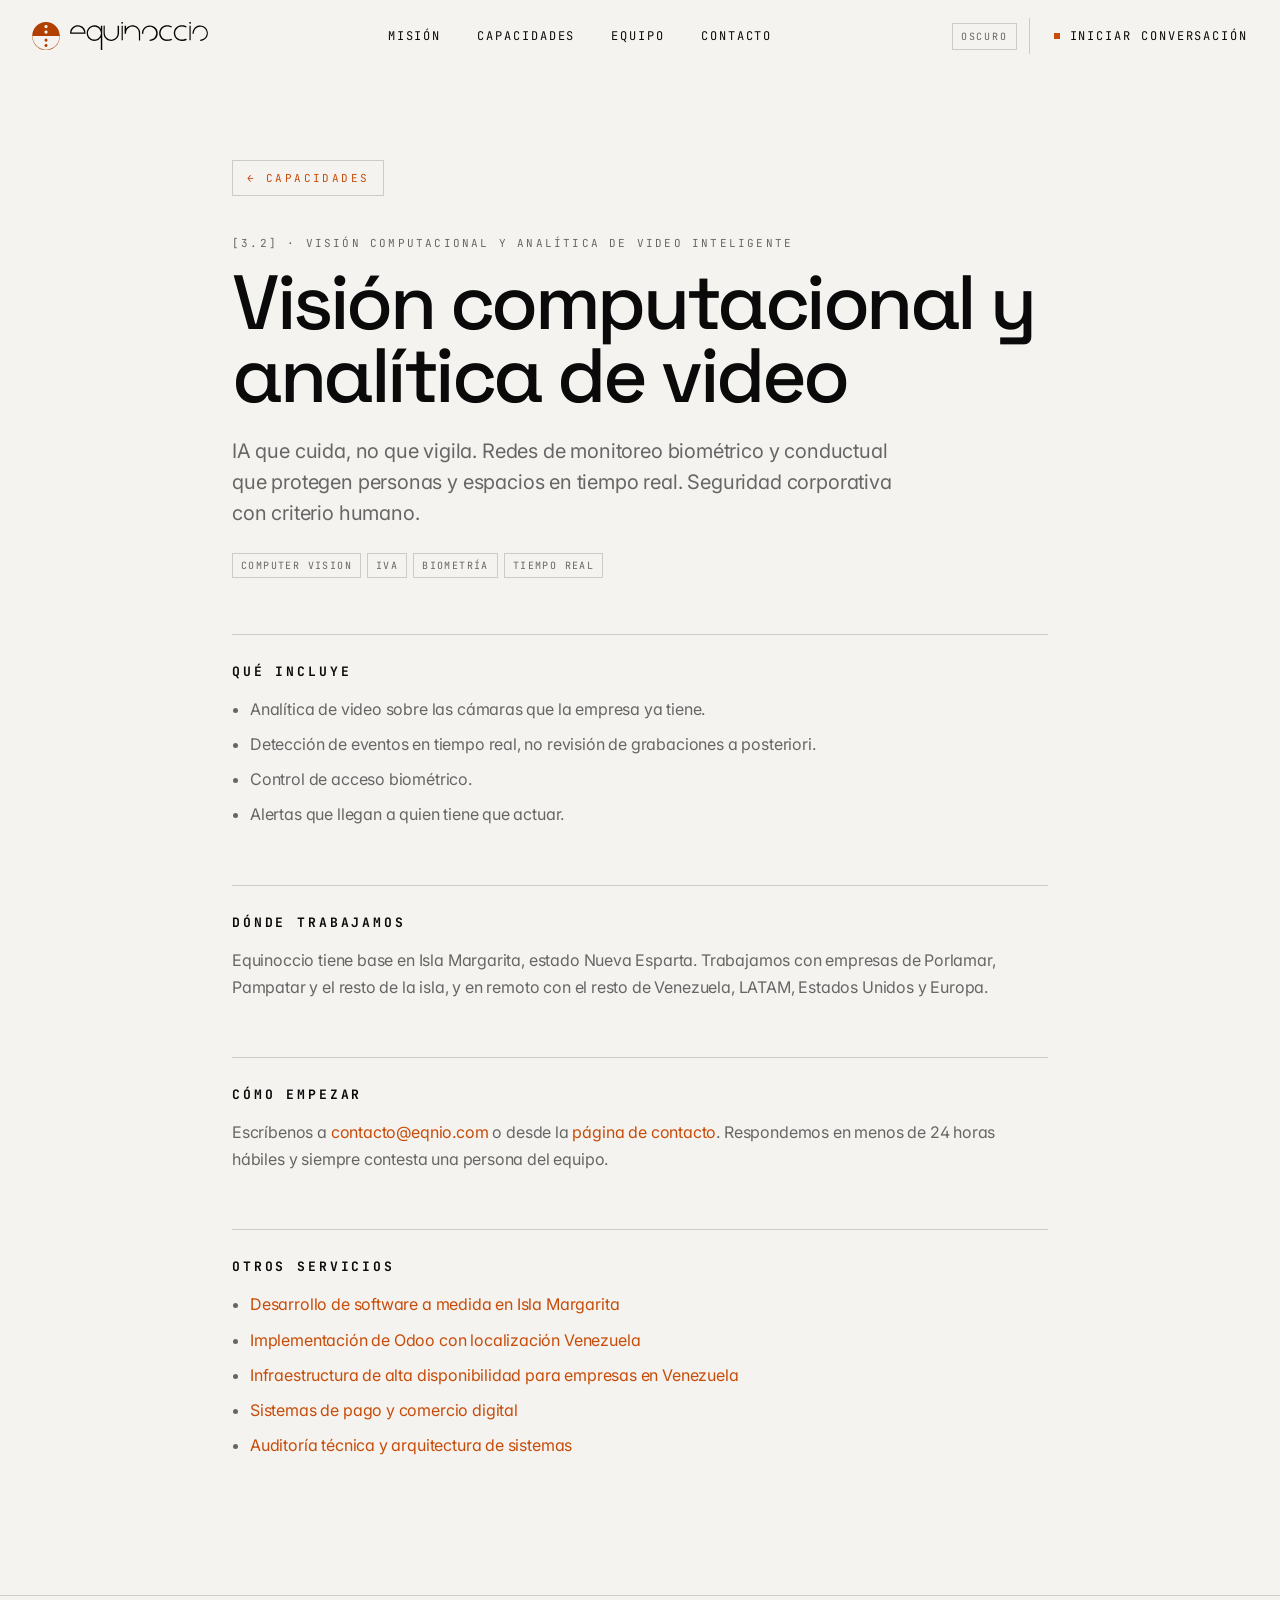
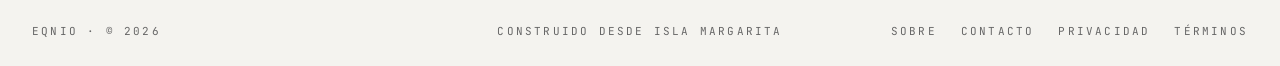
<file: vision-computacional.html>
<!doctype html>
<html lang="es-VE">
<head>
<meta charset="utf-8" />
<meta name="viewport" content="width=device-width, initial-scale=1" />
<title>Visión Computacional y Analítica de Video — Equinoccio Venezuela</title>
<meta name="description" content="Redes de monitoreo inteligente y analítica de video para empresas de Isla Margarita y Venezuela. Seguridad corporativa con criterio humano." />
<meta name="author" content="Equinoccio" />
<meta name="robots" content="index, follow, max-snippet:-1, max-image-preview:large" />
<link rel="canonical" href="https://eqnio.com/vision-computacional.html" />
<link rel="alternate" hreflang="es" href="https://eqnio.com/vision-computacional.html" />
<link rel="alternate" hreflang="x-default" href="https://eqnio.com/vision-computacional.html" />
<meta name="geo.region" content="VE-P" />
<meta name="geo.placename" content="Isla Margarita, Nueva Esparta, Venezuela" />
<meta name="geo.position" content="11.0000;-63.8500" />
<meta name="ICBM" content="11.0000, -63.8500" />
<meta property="og:type" content="website" />
<meta property="og:url" content="https://eqnio.com/vision-computacional.html" />
<meta property="og:site_name" content="Equinoccio" />
<meta property="og:locale" content="es_VE" />
<meta property="og:title" content="Visión Computacional y Analítica de Video — Equinoccio Venezuela" />
<meta property="og:description" content="Redes de monitoreo inteligente y analítica de video para empresas de Isla Margarita y Venezuela. Seguridad corporativa con criterio humano." />
<meta property="og:image" content="https://eqnio.com/og.jpg" />
<meta property="og:image:width" content="1200" />
<meta property="og:image:height" content="630" />
<meta name="twitter:card" content="summary_large_image" />
<meta name="twitter:title" content="Visión Computacional y Analítica de Video — Equinoccio Venezuela" />
<meta name="twitter:description" content="Redes de monitoreo inteligente y analítica de video para empresas de Isla Margarita y Venezuela. Seguridad corporativa con criterio humano." />
<meta name="twitter:image" content="https://eqnio.com/og.jpg" />
<link rel="icon" href="favicon.ico" sizes="32x32" />
<link rel="icon" type="image/svg+xml" href="favicon.svg" />
<link rel="apple-touch-icon" href="favicon-192.png" />
<meta name="theme-color" content="#0a0a0a" />
<link rel="preconnect" href="https://fonts.googleapis.com" />
<link rel="preconnect" href="https://fonts.gstatic.com" crossorigin />
<link href="https://fonts.googleapis.com/css2?family=Space+Grotesk:wght@400;500;600&family=JetBrains+Mono:wght@400;500&family=Inter:wght@400;500;600&display=swap" rel="stylesheet" media="print" onload="this.media='all'" />
<noscript><link href="https://fonts.googleapis.com/css2?family=Space+Grotesk:wght@400;500;600&family=JetBrains+Mono:wght@400;500&family=Inter:wght@400;500;600&display=swap" rel="stylesheet" /></noscript>
<link rel="stylesheet" href="styles.css?v=4" />
<script type="application/ld+json">
{
  "@context": "https://schema.org",
  "@type": "Service",
  "name": "Visión Computacional y Analítica de Video Inteligente",
  "alternateName": "Visión computacional y analítica de video",
  "description": "IA que cuida, no que vigila. Redes de monitoreo biométrico y conductual que protegen personas y espacios en tiempo real. Seguridad corporativa con criterio humano.",
  "url": "https://eqnio.com/vision-computacional.html",
  "serviceType": "Visión Computacional y Analítica de Video Inteligente",
  "provider": {
    "@type": "Organization",
    "name": "Equinoccio",
    "url": "https://eqnio.com",
    "address": {
      "@type": "PostalAddress",
      "addressLocality": "Isla Margarita",
      "addressRegion": "Nueva Esparta",
      "addressCountry": "VE"
    }
  },
  "areaServed": [
    {
      "@type": "City",
      "name": "Porlamar"
    },
    {
      "@type": "City",
      "name": "Pampatar"
    },
    {
      "@type": "Place",
      "name": "Isla Margarita"
    },
    {
      "@type": "State",
      "name": "Nueva Esparta"
    },
    {
      "@type": "Country",
      "name": "Venezuela"
    }
  ],
  "availableLanguage": [
    "es",
    "en"
  ]
}
</script>
<script type="application/ld+json">
{
  "@context": "https://schema.org",
  "@type": "BreadcrumbList",
  "itemListElement": [
    {
      "@type": "ListItem",
      "position": 1,
      "name": "Inicio",
      "item": "https://eqnio.com/"
    },
    {
      "@type": "ListItem",
      "position": 2,
      "name": "Capacidades",
      "item": "https://eqnio.com/#capacidades"
    },
    {
      "@type": "ListItem",
      "position": 3,
      "name": "Visión computacional y analítica de video",
      "item": "https://eqnio.com/vision-computacional.html"
    }
  ]
}
</script>
</head>
<body>

<header class="nav scrolled">
  <div class="nav-inner">
    <a href="index.html" style="text-decoration:none;display:inline-flex;align-items:center;gap:10px;">
      <img width="628" height="617" src="assets/logo.svg" alt="" class="nav-symbol" />
      <img width="551" height="112" src="assets/logo-equinoccio-solo-negro-8.svg" alt="Equinoccio" class="nav-logo" />
    </a>
    <nav class="nav-links" aria-label="Primary">
      <a href="index.html#manifiesto" class="link-hover">Misión</a>
      <a href="index.html#capacidades" class="link-hover">Capacidades</a>
      <a href="index.html#equipo" class="link-hover">Equipo</a>
      <a href="contact.html" class="link-hover">Contacto</a>
    </nav>
    <div class="nav-right" style="display:flex;align-items:center;gap:12px;">
      <button data-theme-toggle aria-label="Cambiar tema" style="background:transparent;border:1px solid var(--border);color:var(--muted);padding:6px 8px;font-family:'JetBrains Mono',monospace;font-size:10px;letter-spacing:.18em;cursor:pointer;transition:color .2s,border-color .2s;">CLARO</button>
      <a href="contact.html" class="nav-cta"><span class="dot"></span><span>Iniciar conversación</span></a>
      <button class="nav-hamburger" aria-label="Abrir menú" aria-expanded="false" aria-controls="mobile-menu">
        <span></span><span></span><span></span>
      </button>
    </div>
  </div>
</header>

<!-- Menú móvil: sin esto, en el teléfono .nav-links queda display:none y la
     página se queda SIN NINGUNA navegación. Solo el home lo tenía. -->
<div class="mobile-menu" id="mobile-menu" role="dialog" aria-label="Menú de navegación" aria-hidden="true">
  <nav class="mobile-menu-links" aria-label="Menú móvil">
    <a href="index.html#manifiesto">Misión</a>
    <a href="index.html#capacidades">Capacidades</a>
    <a href="index.html#equipo">Equipo</a>
    <a href="contact.html">Contacto</a>
  </nav>
  <div class="mobile-menu-actions">
    <button data-theme-toggle style="background:transparent;border:1px solid var(--border);color:var(--muted);padding:12px 16px;font-family:'JetBrains Mono',monospace;font-size:12px;letter-spacing:.18em;cursor:pointer;min-height:44px;">CLARO</button>
  </div>
  <a href="contact.html" class="btn-primary mobile-menu-cta">Iniciar conversación <span aria-hidden="true">→</span></a>
</div>

<main class="legal-wrap">
  <a href="index.html#capacidades" class="back-link">← Capacidades</a>
  <div class="legal-meta" style="margin-top:40px;">[3.2] · VISIÓN COMPUTACIONAL Y ANALÍTICA DE VIDEO INTELIGENTE</div>
  <h1>Visión computacional y analítica de video</h1>

  <p style="font-size:20px;color:var(--muted);max-width:680px;line-height:1.55;margin-top:24px;">
    IA que cuida, no que vigila. Redes de monitoreo biométrico y conductual que protegen personas y espacios en tiempo real. Seguridad corporativa con criterio humano.
  </p>

  <div class="cap-tags" style="margin-top:24px;"><span class="tag">Computer Vision</span><span class="tag">IVA</span><span class="tag">Biometría</span><span class="tag">Tiempo Real</span></div>

  <h2>Qué incluye</h2>
  <ul>
      <li>Analítica de video sobre las cámaras que la empresa ya tiene.</li>
      <li>Detección de eventos en tiempo real, no revisión de grabaciones a posteriori.</li>
      <li>Control de acceso biométrico.</li>
      <li>Alertas que llegan a quien tiene que actuar.</li>
  </ul>

  <h2>Dónde trabajamos</h2>
  <p>
    Equinoccio tiene base en Isla Margarita, estado Nueva Esparta. Trabajamos con
    empresas de Porlamar, Pampatar y el resto de la isla, y en remoto con el
    resto de Venezuela, LATAM, Estados Unidos y Europa.
  </p>

  <h2>Cómo empezar</h2>
  <p>
    Escríbenos a <a href="mailto:contacto@eqnio.com">contacto@eqnio.com</a> o
    desde la <a href="contact.html">página de contacto</a>. Respondemos en menos
    de 24 horas hábiles y siempre contesta una persona del equipo.
  </p>

  <h2>Otros servicios</h2>
  <ul>
      <li><a href="desarrollo-de-software.html">Desarrollo de software a medida en Isla Margarita</a></li>
      <li><a href="odoo-venezuela.html">Implementación de Odoo con localización Venezuela</a></li>
      <li><a href="infraestructura-alta-disponibilidad.html">Infraestructura de alta disponibilidad para empresas en Venezuela</a></li>
      <li><a href="pagos-y-comercio-digital.html">Sistemas de pago y comercio digital</a></li>
      <li><a href="auditoria-tecnica.html">Auditoría técnica y arquitectura de sistemas</a></li>
  </ul>
</main>

<footer>
  <div class="footer-row">
    <div>EQNIO · © 2026</div>
    <div class="c">Construido desde Isla Margarita</div>
    <div class="r">
      <a href="about.html">Sobre</a>
      <a href="contact.html">Contacto</a>
      <a href="privacy.html">Privacidad</a>
      <a href="terms.html">Términos</a>
    </div>
  </div>
</footer>

<script src="site.js?v=4" defer></script>
</body>
</html>
</file>
<file: styles.css>
/* EQNIO — brutalist minimal */
:root {
  --bg: #0A0A0A;
  --surface: #111111;
  --text: #FAFAFA;
  --muted: #888888;
  --accent: #00E5FF;
  --border: #1F1F1F;
  --nav-bg: rgba(10,10,10,0.7);
  --nav-bg-scrolled: rgba(10,10,10,0.88);
}

[data-theme="light"] {
  --bg: #F4F3EF;
  --surface: #E8E7E2;
  --text: #0A0A0A;
  --muted: #666666;
  --accent: #C84C09;
  --border: #CCCBC5;
  --nav-bg: rgba(244,243,239,0.75);
  --nav-bg-scrolled: rgba(244,243,239,0.92);
}
[data-theme="light"] .btn-primary { color: #fff; }
[data-theme="light"] ::selection { background: #C84C09; color: #fff; }

* { box-sizing: border-box; }
html, body { background: var(--bg); color: var(--text); }
body {
  font-family: "Inter", system-ui, -apple-system, sans-serif;
  font-feature-settings: "ss01", "cv11";
  letter-spacing: -0.011em;
  -webkit-font-smoothing: antialiased;
  margin: 0;
  overflow-x: hidden;
  transition: background .35s ease, color .35s ease;
}

.font-display { font-family: "Space Grotesk", system-ui, sans-serif; letter-spacing: -0.04em; }
.font-mono { font-family: "JetBrains Mono", ui-monospace, "SF Mono", Menlo, monospace; }

/* type scale tuned for impact */
.display-xl { font-family: "Space Grotesk", sans-serif; font-weight: 500; font-size: clamp(56px, 11.5vw, 196px); line-height: 0.88; letter-spacing: -0.055em; }
.display-lg { font-family: "Space Grotesk", sans-serif; font-weight: 500; font-size: clamp(48px, 9vw, 156px); line-height: 0.9;  letter-spacing: -0.05em; }
.display-md { font-family: "Space Grotesk", sans-serif; font-weight: 500; font-size: clamp(40px, 6.5vw, 112px); line-height: 0.92; letter-spacing: -0.04em; }
.display-sm { font-family: "Space Grotesk", sans-serif; font-weight: 500; font-size: clamp(28px, 4vw, 56px);   line-height: 0.98; letter-spacing: -0.035em; }

.label-mono {
  font-family: "JetBrains Mono", monospace;
  font-size: 11px;
  letter-spacing: 0.22em;
  text-transform: uppercase;
  color: var(--muted);
}

.border-1 { border: 1px solid var(--border); }
.divider  { border-top: 1px solid var(--border); }
.divider-b{ border-bottom: 1px solid var(--border); }

/* link underline-on-hover */
.link-hover { position: relative; }
.link-hover::after {
  content: ""; position: absolute; left: 0; right: 0; bottom: -3px;
  height: 1px; background: currentColor; transform: scaleX(0);
  transform-origin: left; transition: transform .35s cubic-bezier(.2,.7,.2,1);
}
.link-hover:hover::after { transform: scaleX(1); }

/* primary CTA */
.btn-primary {
  display: inline-flex; align-items: center; gap: 12px;
  background: var(--accent); color: #001a0e;
  padding: 16px 22px;
  font-family: "JetBrains Mono", monospace;
  font-size: 12px; letter-spacing: 0.18em; text-transform: uppercase;
  border: 1px solid var(--accent);
  transition: transform .25s ease, background .25s ease;
}
.btn-primary:hover { transform: translate(-2px, -2px); box-shadow: 4px 4px 0 0 var(--accent); }

.btn-ghost {
  display: inline-flex; align-items: center; gap: 12px;
  background: transparent; color: var(--text);
  padding: 16px 22px;
  font-family: "JetBrains Mono", monospace;
  font-size: 12px; letter-spacing: 0.18em; text-transform: uppercase;
  border: 1px solid var(--border);
  transition: border-color .25s ease, transform .25s ease;
}
.btn-ghost:hover { border-color: var(--text); transform: translate(-2px, -2px); }

/* scroll fade-up */
.reveal { opacity: 0; transform: translateY(24px); transition: opacity .9s cubic-bezier(.2,.7,.2,1), transform .9s cubic-bezier(.2,.7,.2,1); }
.reveal.in { opacity: 1; transform: none; }
.reveal[data-delay="1"] { transition-delay: .08s; }
.reveal[data-delay="2"] { transition-delay: .16s; }
.reveal[data-delay="3"] { transition-delay: .24s; }
.reveal[data-delay="4"] { transition-delay: .32s; }
.reveal[data-delay="5"] { transition-delay: .40s; }
.reveal[data-delay="6"] { transition-delay: .48s; }

/* nav */
.nav {
  position: fixed; top: 0; left: 0; right: 0; z-index: 50;
  backdrop-filter: blur(12px); -webkit-backdrop-filter: blur(12px);
  background: var(--nav-bg);
  border-bottom: 1px solid transparent;
  transition: border-color .3s ease, background .3s ease;
}
.nav.scrolled { border-bottom-color: var(--border); background: var(--nav-bg-scrolled); }
.nav-inner { display: flex; align-items: center; justify-content: space-between; padding: 18px 32px; }
.nav-links { display: flex; gap: 36px; }
.nav a {
  color: var(--text); text-decoration: none;
  font-family: "JetBrains Mono", monospace; font-size: 12px;
  letter-spacing: 0.16em; text-transform: uppercase;
}
.nav-cta {
  display: inline-flex; align-items: center; gap: 10px;
  border-left: 1px solid var(--border);
  padding: 10px 0 10px 24px; color: var(--accent);
  font-family: "JetBrains Mono", monospace; font-size: 12px;
  letter-spacing: 0.16em; text-transform: uppercase;
  text-decoration: none;
}
.nav-cta .dot { width: 6px; height: 6px; background: var(--accent); display: inline-block; }

/* nav symbol (colored per theme) */
.nav-symbol {
  height: 28px;
  width: auto;
  display: block;
  /* dark mode → cyan #00E5FF */
  filter: invert(81%) sepia(33%) saturate(4877%) hue-rotate(155deg) brightness(103%) contrast(100%);
  transition: opacity .2s ease;
}
[data-theme="light"] .nav-symbol {
  /* light mode → terracotta #C84C09 */
  filter: invert(26%) sepia(97%) saturate(1104%) hue-rotate(358deg) brightness(97%) contrast(107%);
}

/* nav logo */
.nav-logo {
  height: 28px;
  width: auto;
  display: block;
  filter: brightness(0) invert(1);
  transition: opacity .2s ease;
}
[data-theme="light"] .nav-logo {
  filter: brightness(0);
}
.footer-logo {
  filter: brightness(0) invert(1);
}
[data-theme="light"] .footer-logo {
  filter: brightness(0);
}
.sambil-logo {
  filter: brightness(0) invert(1);
}
[data-theme="light"] .sambil-logo {
  filter: brightness(0);
}
.leiros-logo {
  filter: brightness(0) invert(1) !important;
  opacity: 0.85;
}
[data-theme="light"] .leiros-logo {
  filter: brightness(0) !important;
  opacity: 0.8;
}
.movilmax-logo {
  filter: brightness(0) invert(1);
}
[data-theme="light"] .movilmax-logo {
  filter: brightness(0);
}
.embajada-logo {
  filter: brightness(0) invert(1);
  transform: scaleY(-1);
}
[data-theme="light"] .embajada-logo {
  filter: none;
  transform: none;
}
.nav-logo:hover { opacity: 0.7; }

/* container */
.wrap { max-width: 1480px; margin: 0 auto; padding: 0 32px; }

/* hero — split horizon */
.hero {
  height: 100vh;
  min-height: 600px;
  display: flex;
  flex-direction: column;
  position: relative;
  overflow: hidden;
}

.hero-body {
  flex: 1;
  display: grid;
  grid-template-columns: 1fr 1px 1fr;
  /* nav es fixed, compensamos solo lo necesario */
  padding-top: 72px;
  overflow: hidden;
}

/* LEFT */
.hero-left {
  display: flex;
  flex-direction: column;
  justify-content: center;
  padding: 24px clamp(32px, 5vw, 80px) 24px clamp(24px, 4vw, 64px);
  position: relative;
  overflow: hidden;
}

/* scanline effect */
.hero-left::after {
  content: '';
  position: absolute;
  left: 0; right: 0;
  height: 120px;
  background: linear-gradient(to bottom, transparent, rgba(0,229,255,0.04), transparent);
  pointer-events: none;
  animation: scanline 7s linear infinite;
  top: 0;
}
@keyframes scanline {
  from { transform: translateY(-120px); }
  to   { transform: translateY(calc(100vh + 120px)); }
}

.hero-label { display: flex; align-items: center; gap: 14px; }
.hero-label-dot {
  display: inline-block;
  width: 8px; height: 8px;
  background: var(--accent);
  flex-shrink: 0;
}

.hero-h1 {
  margin: 20px 0 0;
  font-size: clamp(34px, 4.8vw, 78px);
  line-height: 0.92;
}
.hero-h1 .l1 { display: block; }
.hero-h1 .l2 { display: block; color: var(--muted); }

.hero-sub {
  color: var(--muted);
  font-size: clamp(14px, 1.1vw, 17px);
  line-height: 1.6;
  max-width: 480px;
  margin-top: 20px;
}

.hero-ctas { display: flex; gap: 12px; margin-top: 28px; flex-wrap: wrap; }

/* DIVIDER — the equinox line */
.hero-divider {
  background: var(--accent);
  opacity: 0.3;
  transform-origin: top;
  animation: dividerDrop 1.4s cubic-bezier(.2,.7,.2,1) .2s both;
}
@keyframes dividerDrop {
  from { transform: scaleY(0); opacity: 0; }
  to   { transform: scaleY(1); opacity: 0.3; }
}

/* RIGHT */
.hero-right {
  background: #0A0A0A;
  display: flex;
  flex-direction: column;
  justify-content: center;
  padding: 24px clamp(24px, 4vw, 56px);
  gap: 32px;
  position: relative;
  overflow: hidden;
}
/* VANTA canvas va detrás del contenido */
.hero-right > canvas {
  position: absolute !important;
  inset: 0;
  z-index: 0;
  pointer-events: none;
}
.hero-right > * { position: relative; z-index: 1; }

.hero-clock-wrap { display: flex; flex-direction: column; }

.hero-clock {
  font-family: "JetBrains Mono", monospace;
  font-size: clamp(44px, 5.5vw, 92px);
  line-height: 1;
  letter-spacing: -0.04em;
  color: var(--text);
  font-weight: 400;
}

.hero-stats {
  display: grid;
  grid-template-columns: 1fr 1fr;
  border: 1px solid var(--border);
}
.hero-stat {
  padding: 20px 22px;
  border-right: 1px solid var(--border);
  border-bottom: 1px solid var(--border);
}
.hero-stat:nth-child(even)  { border-right: none; }
.hero-stat:nth-child(3),
.hero-stat:nth-child(4)     { border-bottom: none; }

.hero-stat-val {
  font-family: "JetBrains Mono", monospace;
  font-size: 13px;
  margin-top: 8px;
  display: flex;
  align-items: center;
  gap: 9px;
}

.hero-pulse {
  display: inline-block;
  width: 8px; height: 8px;
  background: var(--accent);
  border-radius: 50%;
  flex-shrink: 0;
  animation: heroPulse 2.2s ease-in-out infinite;
}
@keyframes heroPulse {
  0%, 100% { opacity: 1; }
  50%       { opacity: 0.25; }
}

/* ticker */
.ticker {
  border-top: 1px solid var(--border);
  border-bottom: 1px solid var(--border);
  overflow: hidden;
  position: relative;
}
.ticker-track {
  display: flex; gap: 64px;
  white-space: nowrap;
  padding: 14px 0;
  animation: marquee 43.7s linear infinite;
  font-family: "JetBrains Mono", monospace; font-size: 11px;
  letter-spacing: 0.22em; text-transform: uppercase; color: var(--muted);
}
.ticker-track span { display: inline-flex; align-items: center; gap: 16px; }
.ticker-track span::before { content: "■"; color: var(--accent); font-size: 7px; }
@keyframes marquee { from { transform: translateX(0); } to { transform: translateX(-50%); } }

/* cursor dot */
.cursor-dot {
  position: fixed; width: 8px; height: 8px; background: var(--accent);
  pointer-events: none; z-index: 100; transform: translate(-50%, -50%);
  transition: opacity .3s ease, transform .15s ease;
  opacity: 0;
}
.cursor-dot.on { opacity: 1; }

/* section header */
.section { padding: 120px 0; border-top: 1px solid var(--border); }
.section-head {
  display: grid; grid-template-columns: 220px 1fr; gap: 64px;
  align-items: start; margin-bottom: 72px;
}
.section-num { font-family: "JetBrains Mono", monospace; font-size: 14px; letter-spacing: 0.22em; color: var(--muted); }
.section-num strong { color: var(--text); font-weight: 500; }
.section-title { font-family: "Space Grotesk", sans-serif; font-weight: 500; font-size: clamp(36px, 4.5vw, 72px); line-height: 0.96; letter-spacing: -0.04em; margin: 0; }

/* manifiesto */
.manifiesto-grid { display: grid; grid-template-columns: 220px 1fr; gap: 64px; }
.manifiesto-num { font-family: "Space Grotesk", sans-serif; font-weight: 500; font-size: clamp(52px, 12vw, 200px); line-height: 0.85; letter-spacing: -0.06em; }
.manifiesto-body { max-width: 720px; }
.manifiesto-body p {
  font-size: clamp(18px, 1.6vw, 26px); line-height: 1.45; margin: 0 0 28px;
  font-family: "Space Grotesk", sans-serif; font-weight: 400; letter-spacing: -0.015em;
}
.manifiesto-body p:last-child { margin-bottom: 0; }
.manifiesto-body em { color: var(--accent); font-style: normal; }

/* capabilities */
.caps-grid { display: grid; grid-template-columns: repeat(3, 1fr); border-left: 1px solid var(--border); border-top: 1px solid var(--border); }
.cap {
  padding: 36px 32px;
  border-right: 1px solid var(--border);
  border-bottom: 1px solid var(--border);
  display: flex; flex-direction: column; gap: 18px;
  min-height: 320px;
  transition: background .35s ease;
}
.cap:hover { background: var(--surface); }
.cap-num { font-family: "JetBrains Mono", monospace; font-size: 12px; letter-spacing: 0.2em; color: var(--muted); }
.cap-title { font-family: "Space Grotesk", sans-serif; font-weight: 500; font-size: 24px; line-height: 1.05; letter-spacing: -0.02em; text-transform: uppercase; }
.cap-desc { color: var(--muted); font-size: 14px; line-height: 1.55; flex: 1; }
.cap-tags { display: flex; flex-wrap: wrap; gap: 6px; }
.tag { font-family: "JetBrains Mono", monospace; font-size: 10px; letter-spacing: 0.14em; text-transform: uppercase; color: var(--muted); border: 1px solid var(--border); padding: 5px 8px; }

/* team carousel */
.team-head-right {
  display: flex;
  align-items: flex-end;
  justify-content: space-between;
  gap: 24px;
}
.team-nav { display: flex; flex-shrink: 0; }
.team-btn {
  background: transparent;
  border: 1px solid var(--border);
  border-left: none;
  color: var(--text);
  font-family: "JetBrains Mono", monospace;
  font-size: 18px;
  width: 48px; height: 48px;
  cursor: pointer;
  display: flex; align-items: center; justify-content: center;
  transition: background .2s ease, color .2s ease, border-color .2s ease;
}
.team-btn:first-child { border-left: 1px solid var(--border); }
.team-btn:hover { background: var(--accent); color: #001a0e; border-color: var(--accent); }

.team-track-wrap {
  overflow: hidden;
  margin-top: 48px;
  border-top: 1px solid var(--border);
}
@keyframes team-scroll {
  0%   { transform: translateX(0); }
  100% { transform: translateX(-50%); }
}
.team-grid {
  display: flex;
  width: max-content;
  animation: team-scroll 36.8s linear infinite;
  border-left: 1px solid var(--border);
}
.team-grid.paused { animation-play-state: paused; }
.member {
  flex-shrink: 0;
  width: clamp(240px, 25vw, 360px);
  border-right: 1px solid var(--border);
  border-bottom: 1px solid var(--border);
  display: flex; flex-direction: column;
  transition: background .25s ease;
}
.member:hover { background: var(--surface); }
.member-photo {
  /* 3:4 y no 1:1 — las nueve fotos del equipo son 600x800. Con el recuadro
     cuadrado, object-fit:cover les recortaba el 25% inferior a todas en
     escritorio (en móvil ya era 3/4, por eso ahí se veían completas). */
  aspect-ratio: 3 / 4;
  background:
    repeating-linear-gradient(135deg, #161616 0 10px, #0e0e0e 10px 20px);
  position: relative;
  filter: grayscale(1) contrast(1.05);
}
.member-photo::after {
  content: "[PHOTO]";
  position: absolute; inset: 0;
  display: flex; align-items: center; justify-content: center;
  font-family: "JetBrains Mono", monospace; font-size: 10px;
  letter-spacing: 0.22em; color: #2a2a2a;
}
.member-info { padding: 22px; display: flex; flex-direction: column; gap: 8px; flex: 1; }
.member-name { font-family: "JetBrains Mono", monospace; font-size: 14px; }
.member-role { font-family: "JetBrains Mono", monospace; font-size: 10px; letter-spacing: 0.2em; text-transform: uppercase; color: var(--muted); }
.member-bio { color: var(--muted); font-size: 13px; line-height: 1.5; margin-top: 4px; flex: 1; }
.member-tags { display: flex; flex-wrap: wrap; gap: 6px; margin-top: auto; padding-top: 12px; }
.member-links { display: flex; gap: 14px; margin-top: 10px; }
.member-links a { color: var(--muted); font-family: "JetBrains Mono", monospace; font-size: 11px; text-decoration: none; }
.member-links a:hover { color: var(--accent); }

/* allies */
.allies-header {
  margin-top: 56px;
  display: grid;
  grid-template-columns: 220px 1fr;
  gap: 64px;
  align-items: start;
}

.allies-desc {
  font-family: "Inter", sans-serif;
  font-size: 14px;
  color: var(--muted);
  line-height: 1.6;
  max-width: 520px;
  margin: 28px 0 0;
}

/* ticker full-width */
.allies-ticker-wrap {
  width: 100%;
  overflow: hidden;
  position: relative;
  border-top: 1px solid var(--border);
  border-bottom: 1px solid var(--border);
  margin-top: 36px;
}
.allies-ticker-wrap::before,
.allies-ticker-wrap::after {
  content: '';
  position: absolute;
  top: 0; bottom: 0;
  width: 80px;
  z-index: 1;
  pointer-events: none;
}
.allies-ticker-wrap::before { left: 0; background: linear-gradient(to right, var(--bg), transparent); }
.allies-ticker-wrap::after  { right: 0; background: linear-gradient(to left, var(--bg), transparent); }

.allies-ticker {
  display: flex;
  animation: alliesScroll 36.8s linear infinite;
  width: max-content;
}
.allies-ticker-wrap:hover .allies-ticker { animation-play-state: paused; }

@keyframes alliesScroll {
  from { transform: translateX(0); }
  to   { transform: translateX(-50%); }
}

.ally-chip {
  display: flex;
  align-items: center;
  gap: 14px;
  padding: 24px 40px;
  border-right: 1px solid var(--border);
  flex-shrink: 0;
  transition: background .25s ease;
}
.ally-chip:hover { background: var(--surface); }

.ally-chip-mark {
  font-family: "JetBrains Mono", monospace;
  font-size: 20px;
  color: var(--accent);
  width: 32px;
  text-align: center;
  flex-shrink: 0;
  display: flex;
  align-items: center;
  justify-content: center;
}

.ally-chip-mark--lg {
  width: 64px;
}

.guuao-logo {
  width: 44px;
  height: 44px;
  color: var(--text);
  display: block;
  flex-shrink: 0;
}

.ally-chip-name {
  font-family: "Space Grotesk", sans-serif;
  font-size: 15px;
  letter-spacing: -0.01em;
  white-space: nowrap;
}

.ally-chip-tag {
  font-family: "JetBrains Mono", monospace;
  font-size: 9px;
  letter-spacing: 0.2em;
  text-transform: uppercase;
  color: var(--muted);
  margin-top: 3px;
  white-space: nowrap;
}

.ally-chip--wm {
  flex-direction: column;
  align-items: flex-start;
  justify-content: center;
  gap: 6px;
}
.ally-chip--wm .ally-chip-tag { margin-top: 0; }

.partner-wordmark {
  height: 22px;
  width: auto;
  display: block;
  flex-shrink: 0;
  /* logos tienen fill oscuro — en dark mode los invertimos */
  filter: brightness(0) invert(1);
  opacity: 0.85;
}
[data-theme="light"] .hero-right { background: #F4F3EF; }
[data-theme="light"] .partner-wordmark {
  filter: brightness(0);
  opacity: 0.8;
}

.member-photo.has-photo::after { display: none; }
.member {
  position: relative;
}
.member::after {
  content: '';
  position: absolute;
  bottom: 14px;
  right: 16px;
  width: 24px;
  height: 24px;
  background-image: url('assets/logo.svg');
  background-size: contain;
  background-repeat: no-repeat;
  background-position: center;
  /* dark mode → cyan #00E5FF */
  filter: invert(81%) sepia(33%) saturate(4877%) hue-rotate(155deg) brightness(103%) contrast(100%);
  opacity: 0.55;
  pointer-events: none;
}
[data-theme="light"] .member::after {
  /* light mode → terracotta #C84C09 */
  filter: invert(26%) sepia(97%) saturate(1104%) hue-rotate(358deg) brightness(97%) contrast(107%);
  opacity: 0.45;
}
.member-photo img { width: 100%; height: 100%; object-fit: cover; display: block; filter: grayscale(1) contrast(1.1); }

/* casos carousel */
.casos-head-right {
  display: flex;
  align-items: flex-end;
  justify-content: space-between;
  gap: 24px;
}
.casos-nav { display: flex; flex-shrink: 0; }
.casos-btn {
  background: transparent;
  border: 1px solid var(--border);
  border-left: none;
  color: var(--text);
  font-family: "JetBrains Mono", monospace;
  font-size: 18px;
  width: 48px; height: 48px;
  cursor: pointer;
  display: flex; align-items: center; justify-content: center;
  transition: background .2s ease, color .2s ease, border-color .2s ease;
}
.casos-btn:first-child { border-left: 1px solid var(--border); }
.casos-btn:hover { background: var(--accent); color: #001a0e; border-color: var(--accent); }

.casos-track-wrap {
  overflow: hidden;
  margin-top: 48px;
  border-top: 1px solid var(--border);
}
.casos-track {
  display: flex;
  overflow-x: auto;
  scroll-snap-type: x mandatory;
  scrollbar-width: none;
  -ms-overflow-style: none;
  cursor: grab;
  border-left: 1px solid var(--border);
}
.casos-track::-webkit-scrollbar { display: none; }
.casos-track:active { cursor: grabbing; }

.caso {
  flex-shrink: 0;
  width: clamp(280px, 30vw, 440px);
  scroll-snap-align: start;
  padding: 36px 32px;
  border-right: 1px solid var(--border);
  border-bottom: 1px solid var(--border);
  min-height: 320px;
  display: flex;
  flex-direction: column;
  justify-content: space-between;
  transition: background .25s ease;
}
.caso:hover { background: var(--surface); }
.caso-num { font-family: "JetBrains Mono", monospace; font-size: 11px; letter-spacing: 0.22em; color: var(--muted); }
.caso-title { font-family: "Space Grotesk", sans-serif; font-size: 28px; line-height: 1.05; letter-spacing: -0.03em; margin-top: 18px; }
.caso-out { color: var(--muted); font-size: 14px; line-height: 1.5; margin-top: 16px; }
.caso-meta { font-family: "JetBrains Mono", monospace; font-size: 10px; letter-spacing: 0.18em; color: var(--muted); text-transform: uppercase; margin-top: 28px; }

/* contacto */
.contact-grid { display: grid; grid-template-columns: 1.1fr 1fr; gap: 80px; align-items: start; }
.contact-h { font-family: "Space Grotesk", sans-serif; font-weight: 500; font-size: clamp(52px, 13vw, 220px); line-height: 0.85; letter-spacing: -0.055em; }
.contact-h .dot { color: var(--accent); }

.contact-meta { display: flex; flex-direction: column; gap: 28px; margin-bottom: 40px; }
.contact-row { border-top: 1px solid var(--border); padding-top: 20px; display: flex; flex-direction: column; gap: 6px; }
.contact-row .k { font-family: "JetBrains Mono", monospace; font-size: 10px; letter-spacing: 0.22em; text-transform: uppercase; color: var(--muted); }
.contact-row .v { font-family: "JetBrains Mono", monospace; font-size: 15px; display: inline-flex; gap: 12px; align-items: center; }
.copy-btn { background: transparent; border: 1px solid var(--border); color: var(--muted); padding: 8px 12px; font-family: "JetBrains Mono", monospace; font-size: 10px; letter-spacing: 0.16em; cursor: pointer; min-height: 36px; }
.copy-btn:hover { color: var(--accent); border-color: var(--accent); }
.copy-btn.copied { color: var(--accent); border-color: var(--accent); }

.form { display: flex; flex-direction: column; gap: 0; border-top: 1px solid var(--border); }
.field { border-bottom: 1px solid var(--border); padding: 18px 0; display: flex; flex-direction: column; gap: 10px; }
.field label { font-family: "JetBrains Mono", monospace; font-size: 10px; letter-spacing: 0.22em; text-transform: uppercase; color: var(--muted); }
.field input, .field textarea {
  background: transparent; border: 0; outline: none; color: var(--text);
  font-family: "Inter", sans-serif; font-size: 16px; padding: 4px 0; resize: vertical;
}
.field textarea { min-height: 120px; }
.field input::placeholder, .field textarea::placeholder { color: #444; }
.form-submit { display: flex; justify-content: flex-end; padding-top: 24px; }

.form-success { color: var(--accent); font-family: "JetBrains Mono", monospace; font-size: 12px; letter-spacing: 0.16em; text-transform: uppercase; padding: 16px 0; display: none; }
.form-success.show { display: block; }


/* footer */
footer { border-top: 1px solid var(--border); padding: 28px 32px; }
.footer-row { display: grid; grid-template-columns: 1fr 1fr 1fr; align-items: center; gap: 24px; font-family: "JetBrains Mono", monospace; font-size: 11px; letter-spacing: 0.2em; text-transform: uppercase; color: var(--muted); }
.footer-row a { color: var(--muted); text-decoration: none; }
.footer-row a:hover { color: var(--text); }
.footer-row .c { text-align: center; }
.footer-row .r { text-align: right; display: flex; gap: 24px; justify-content: flex-end; align-items: center; }
.footer-social { display: flex; gap: 14px; align-items: center; margin-right: 8px; }
.social-icon { color: var(--muted); display: flex; align-items: center; transition: color .2s ease; }
.social-icon:hover { color: var(--accent); }

/* legal pages */
.legal-wrap { padding: 160px 0 120px; max-width: 880px; margin: 0 auto; padding-left: 32px; padding-right: 32px; }
.legal-wrap h1 { font-family: "Space Grotesk", sans-serif; font-weight: 500; font-size: clamp(44px, 6vw, 88px); letter-spacing: -0.045em; line-height: 0.95; margin: 16px 0 12px; }
.legal-meta { font-family: "JetBrains Mono", monospace; font-size: 11px; letter-spacing: 0.2em; color: var(--muted); text-transform: uppercase; }
.legal-wrap h2 { font-family: "JetBrains Mono", monospace; font-size: 13px; letter-spacing: 0.22em; text-transform: uppercase; color: var(--text); margin: 56px 0 16px; border-top: 1px solid var(--border); padding-top: 28px; }
.legal-wrap h2 .n { color: var(--muted); margin-right: 16px; }
/* Antes: color literal #c4c4c4, que ignora el tema. En oscuro daba 11.35:1 pero
   en tema claro caía a 1.57:1 sobre el fondo #F4F3EF — muy por debajo del 4.5:1
   que exige WCAG AA, o sea texto casi ilegible en todas las páginas interiores.
   El token --muted da 5.58:1 en oscuro y 5.17:1 en claro: pasa en ambos. */
.legal-wrap p, .legal-wrap li { color: var(--muted); font-size: 16px; line-height: 1.7; }
.legal-wrap ul { padding-left: 18px; }
.legal-wrap li { margin-bottom: 8px; }
.legal-wrap a { color: var(--accent); text-decoration: none; }
.legal-wrap a:hover { text-decoration: underline; }

.back-link {
  display: inline-flex; align-items: center; gap: 10px;
  font-family: "JetBrains Mono", monospace; font-size: 11px; letter-spacing: 0.22em;
  text-transform: uppercase; color: var(--muted); text-decoration: none;
  border: 1px solid var(--border); padding: 10px 14px;
}
.back-link:hover { color: var(--text); border-color: var(--text); }

/* hamburger button */
.nav-hamburger {
  display: none;
  flex-direction: column;
  justify-content: center;
  align-items: center;
  gap: 5px;
  background: transparent;
  border: 1px solid var(--border);
  cursor: pointer;
  width: 44px;
  height: 44px;
  flex-shrink: 0;
  padding: 0;
  transition: border-color .2s ease;
}
.nav-hamburger:hover { border-color: var(--text); }
.nav-hamburger span {
  display: block;
  width: 18px;
  height: 1px;
  background: var(--text);
  transition: transform .25s ease, opacity .25s ease;
}
.nav-hamburger.open span:nth-child(1) { transform: translateY(6px) rotate(45deg); }
.nav-hamburger.open span:nth-child(2) { opacity: 0; transform: scaleX(0); }
.nav-hamburger.open span:nth-child(3) { transform: translateY(-6px) rotate(-45deg); }

/* mobile menu overlay */
.mobile-menu {
  position: fixed;
  inset: 0;
  z-index: 49;
  background: var(--bg);
  display: flex;
  flex-direction: column;
  padding: 88px 24px 48px;
  overflow-y: auto;
  opacity: 0;
  pointer-events: none;
  transform: translateY(-8px);
  transition: opacity .22s ease, transform .22s ease, background .35s ease;
}
.mobile-menu.open {
  opacity: 1;
  pointer-events: auto;
  transform: none;
}
.mobile-menu-links {
  display: flex;
  flex-direction: column;
  border-top: 1px solid var(--border);
}
.mobile-menu-links a {
  color: var(--text);
  text-decoration: none;
  font-family: "Space Grotesk", sans-serif;
  font-weight: 500;
  font-size: clamp(28px, 8vw, 44px);
  letter-spacing: -0.03em;
  line-height: 1;
  padding: 22px 0;
  border-bottom: 1px solid var(--border);
  display: block;
  transition: color .2s ease, padding-left .2s ease;
}
.mobile-menu-links a:hover { color: var(--accent); padding-left: 8px; }
.mobile-menu-actions {
  display: flex;
  gap: 10px;
  margin-top: 36px;
  flex-wrap: wrap;
}
.mobile-menu-cta {
  margin-top: 20px;
  align-self: flex-start;
  text-decoration: none;
}

/* responsive */
@media (max-width: 980px) {
  .hero { height: auto; min-height: 100vh; }
  .hero-body { grid-template-columns: 1fr; padding-top: 72px; overflow: visible; }
  .hero-divider { display: none; }
  .hero-right { border-top: 1px solid var(--border); padding: 40px 24px; justify-content: flex-start; }
  .hero-left { padding: 40px 24px 32px; justify-content: flex-start; }
  .hero-clock { font-size: clamp(44px, 12vw, 72px); }
  .section-head, .manifiesto-grid, .contact-grid, .allies { grid-template-columns: 1fr; gap: 28px; }
  .caps-grid { grid-template-columns: 1fr; }
  .caso { width: clamp(260px, 80vw, 360px); }
  .casos-head-right { flex-direction: column; align-items: flex-start; gap: 16px; }
  .member { width: clamp(220px, 70vw, 320px); }
  .member-photo { aspect-ratio: 3 / 4; }
  .team-head-right { flex-direction: column; align-items: flex-start; gap: 16px; }
  .allies-header { grid-template-columns: 1fr; gap: 16px; margin-top: 40px; }
  .footer-row { grid-template-columns: 1fr; text-align: left; }
  .footer-row .c, .footer-row .r { text-align: left; justify-content: flex-start; }
  .nav-links { display: none; }
  .section { padding: 72px 0; }
  /* nav mobile */
  .nav-hamburger { display: flex; }
  .nav-inner { padding: 16px 24px; }
  .nav-right .nav-cta,
  .nav-right [data-lang],
  .nav-right [data-theme-toggle] { display: none; }
  /* layout */
  .wrap { padding: 0 28px; }
  .section { padding: 80px 0; }
  .hero-left { padding: 48px 28px 36px; }
  .hero-right { padding: 44px 28px; }
  footer { padding: 28px 24px; }
}

@media (max-width: 640px) {
  .wrap { padding: 0 20px; }
  .section { padding: 64px 0; }
  footer { padding: 24px 20px; }
  .nav-inner { padding: 16px 20px; }
  .cap { min-height: auto; padding: 32px 24px; }
  .caso { width: clamp(240px, 88vw, 340px); }
  .member { width: clamp(200px, 82vw, 300px); }
  .contact-h { font-size: clamp(40px, 13vw, 220px); }
  .hero-left { padding: 40px 20px 32px; }
  .hero-right { padding: 40px 20px; }
  .mobile-menu { padding: 80px 20px 48px; }
}


/* Preguntas frecuentes ------------------------------------------------------
   Sección visible que respalda el schema FAQPage. Google exige que el contenido
   marcado como FAQ sea visible en la misma URL; hasta el 2026-08-11 las cinco
   preguntas existían solo dentro del JSON-LD, lo que entra en su definición de
   structured data engañoso. Reutiliza el lenguaje visual de .caps-grid. */
.faq-grid {
  display: grid; grid-template-columns: repeat(2, 1fr);
  border-left: 1px solid var(--border); border-top: 1px solid var(--border);
}
.faq-item {
  padding: 32px;
  border-right: 1px solid var(--border);
  border-bottom: 1px solid var(--border);
  display: flex; flex-direction: column; gap: 12px;
  transition: background .35s ease;
}
.faq-item:hover { background: var(--surface); }
.faq-q {
  font-family: "Space Grotesk", sans-serif; font-weight: 500;
  font-size: 19px; line-height: 1.25; letter-spacing: -0.01em; margin: 0;
}
.faq-a { color: var(--muted); font-size: 14px; line-height: 1.6; margin: 0; }
@media (max-width: 900px) { .faq-grid { grid-template-columns: 1fr; } }

/* prefers-reduced-motion — solo animaciones decorativas, tickers siguen corriendo */
@media (prefers-reduced-motion: reduce) {
  .reveal {
    opacity: 1 !important;
    transform: none !important;
    transition: none !important;
  }
  .hero-left::after { display: none; }
  .hero-divider { animation: none !important; opacity: 0.3; }
  .hero-pulse { animation: none !important; opacity: 1; }
  .cursor-dot { display: none !important; }
  .btn-primary, .btn-ghost, .cap, .member, .caso, .ally-chip,
  .nav a, .link-hover::after, .nav-logo, .nav-symbol {
    transition: none !important;
  }
  /* ralentizar tickers de contenido en vez de pararlos */
  .ticker-track { animation-duration: 90s !important; }
  .allies-ticker { animation-duration: 90s !important; }
  .team-grid { animation-duration: 90s !important; }
}

/* selection */
::selection { background: var(--accent); color: #001a0e; }
</file>
